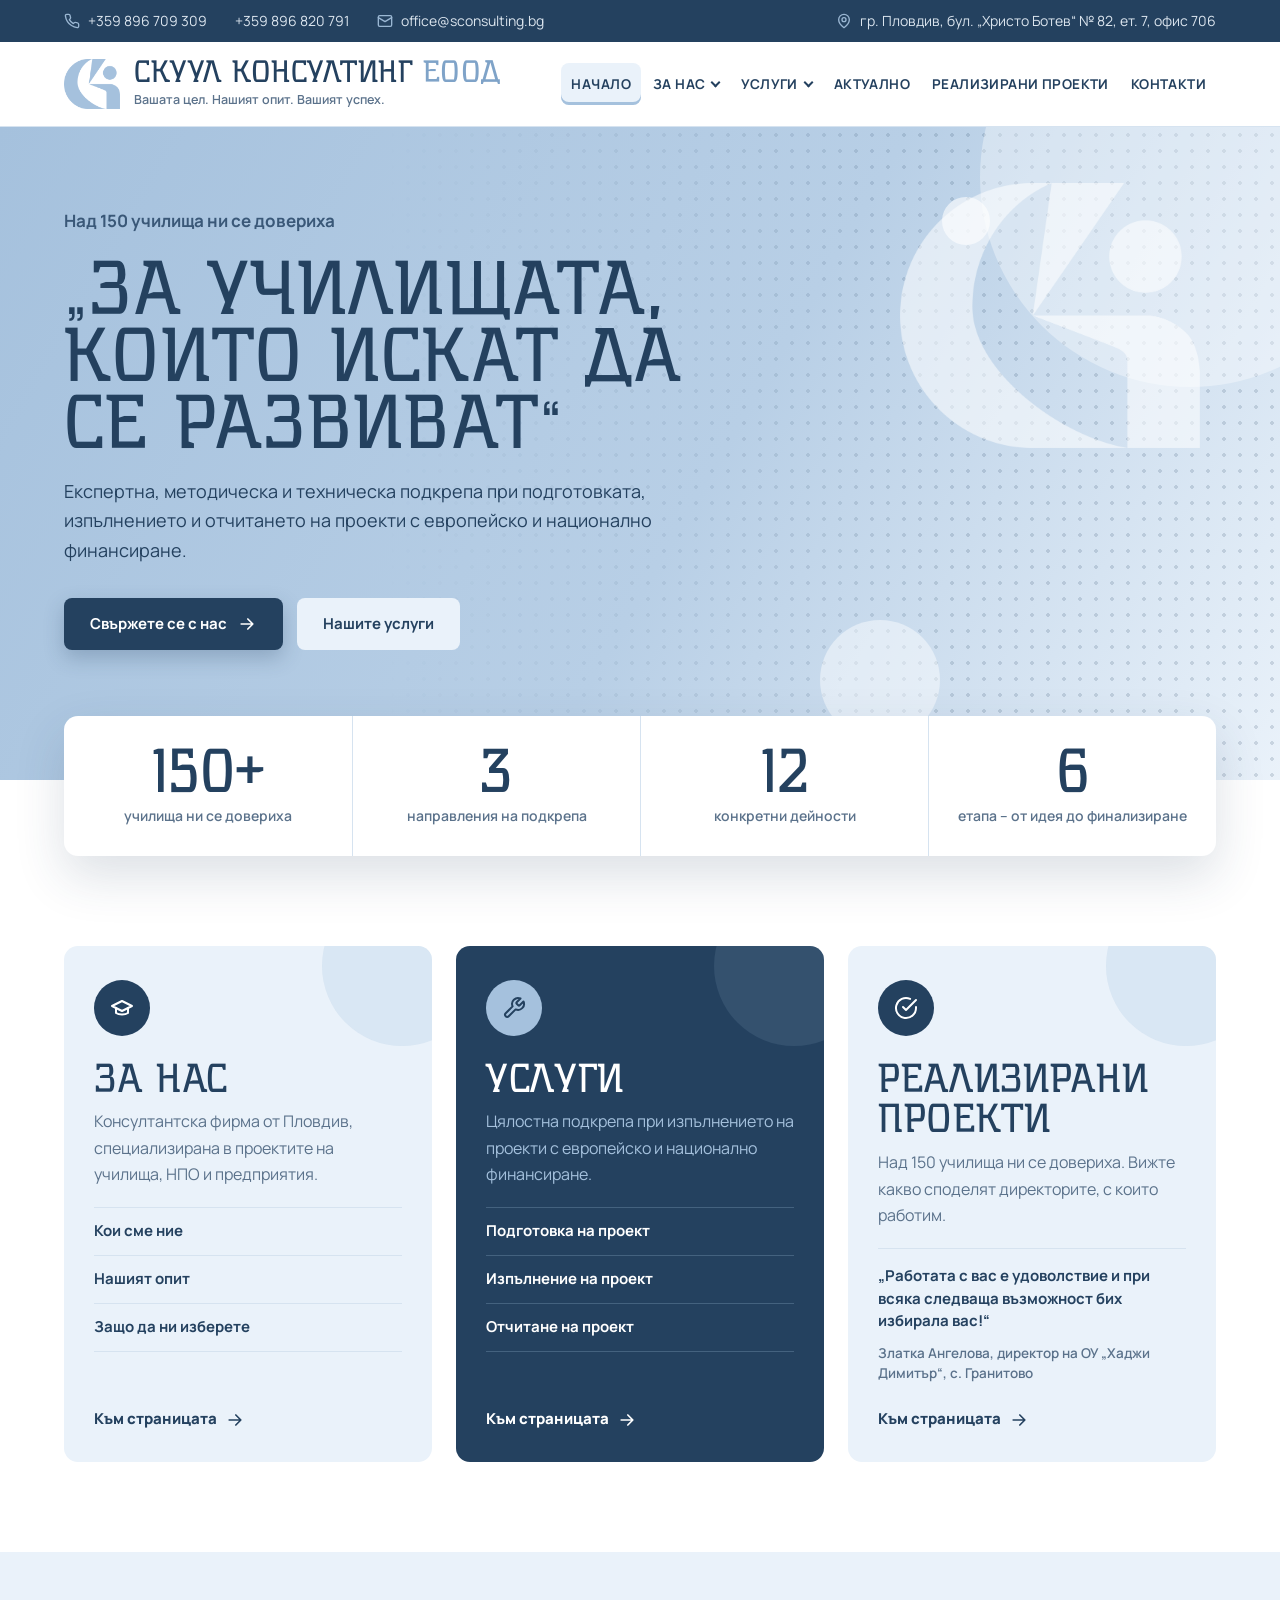
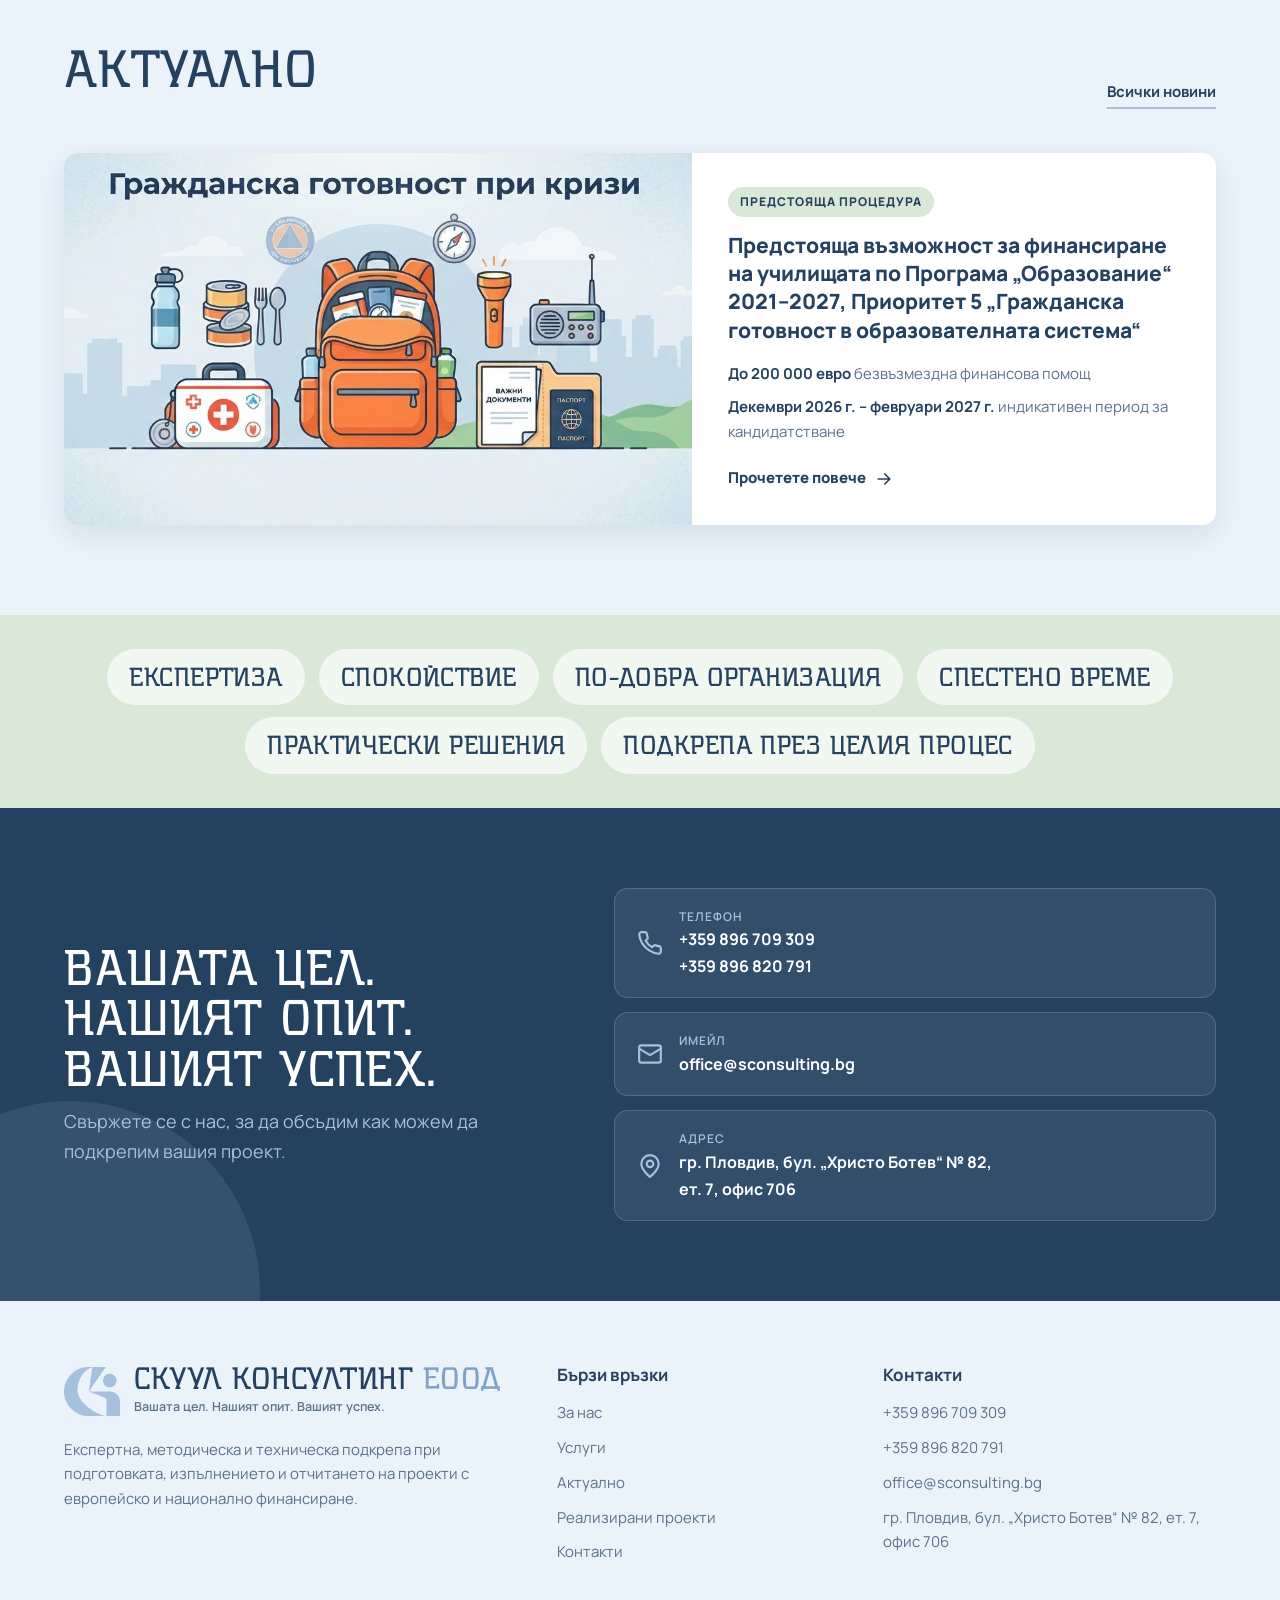
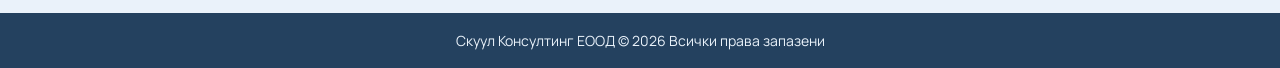
<file: index.html>
<!doctype html>
<html lang="bg">
<head>
  <meta charset="utf-8">
  <meta name="viewport" content="width=device-width, initial-scale=1">
  <meta name="robots" content="noindex, nofollow">
  <title>Скуул Консултинг ЕООД | Консултантска подкрепа за проекти на училища</title>
  <meta name="description" content="Експертна, методическа и техническа подкрепа при подготовката, изпълнението и отчитането на проекти с европейско и национално финансиране. Пловдив.">
  <link rel="icon" type="image/png" href="assets/img/favicon.png">
  <link rel="preconnect" href="https://fonts.googleapis.com">
  <link rel="preconnect" href="https://fonts.gstatic.com" crossorigin>
  <link href="https://fonts.googleapis.com/css2?family=Manrope:wght@400;500;600;700;800&display=swap" rel="stylesheet">
  <link rel="stylesheet" href="css/styles.css?v=9">
</head>
<body>

  <!-- ========== TOP BAR ========== -->
  <div class="topbar">
    <div class="container topbar__inner">
      <a href="tel:+359896709309" class="topbar__item">
        <svg class="ico" viewBox="0 0 24 24"><path d="M22 16.9v3a2 2 0 0 1-2.2 2 19.8 19.8 0 0 1-8.6-3.1 19.5 19.5 0 0 1-6-6A19.8 19.8 0 0 1 2.1 4.2 2 2 0 0 1 4.1 2h3a2 2 0 0 1 2 1.7c.1 1 .4 1.9.7 2.8a2 2 0 0 1-.5 2.1L8 9.9a16 16 0 0 0 6 6l1.3-1.3a2 2 0 0 1 2.1-.4c.9.3 1.8.6 2.8.7a2 2 0 0 1 1.7 2z"/></svg>
        +359 896 709 309
      </a>
      <a href="tel:+359896820791" class="topbar__item topbar__item--hide-sm">+359 896 820 791</a>
      <a href="mailto:office@sconsulting.bg" class="topbar__item">
        <svg class="ico" viewBox="0 0 24 24"><rect x="2" y="4" width="20" height="16" rx="2"/><path d="m22 7-10 6L2 7"/></svg>
        office@sconsulting.bg
      </a>
      <span class="topbar__item topbar__item--hide-sm topbar__item--right">
        <svg class="ico" viewBox="0 0 24 24"><path d="M20 10c0 6-8 12-8 12s-8-6-8-12a8 8 0 0 1 16 0z"/><circle cx="12" cy="10" r="3"/></svg>
        гр. Пловдив, бул. „Христо Ботев“ № 82, ет. 7, офис 706
      </span>
    </div>
  </div>

  <!-- ========== HEADER / NAV ========== -->
  <header class="header" id="top">
    <div class="container header__inner">
      <a href="index.html" class="brand" aria-label="Скуул Консултинг ЕООД – начало">
        <img src="assets/img/logo-mark-blue.png" alt="" class="brand__mark" width="56" height="49">
        <span class="brand__text">
          <span class="brand__name">СКУУЛ КОНСУЛТИНГ <span>ЕООД</span></span>
          <span class="brand__tag">Вашата цел. Нашият опит. Вашият успех.</span>
        </span>
      </a>

      <button class="nav-toggle" aria-label="Меню" aria-expanded="false" aria-controls="main-nav">
        <span></span><span></span><span></span>
      </button>

      <!-- Основно меню – еднакво на всички страници; активният линк е с class="is-active" -->
      <nav class="nav" id="main-nav" aria-label="Основно меню">
        <ul class="nav__list">
          <li><a href="index.html" class="is-active" aria-current="page">Начало</a></li>
          <li class="has-sub">
            <a href="za-nas.html">За нас</a>
            <ul class="nav__sub">
              <li><a href="za-nas.html#koi-sme-nie">Кои сме ние</a></li>
              <li><a href="za-nas.html#opit">Нашият опит</a></li>
              <li><a href="za-nas.html#zashto-nas">Защо да ни изберете</a></li>
            </ul>
          </li>
          <li class="has-sub">
            <a href="uslugi.html">Услуги</a>
            <ul class="nav__sub">
              <li><a href="uslugi.html#podgotovka">Подготовка на проект</a></li>
              <li><a href="uslugi.html#izpalnenie">Изпълнение на проект</a></li>
              <li><a href="uslugi.html#otchitane">Отчитане на проект</a></li>
              <li><a href="uslugi.html#podhod">Нашият подход</a></li>
            </ul>
          </li>
          <li><a href="aktualno.html">Актуално</a></li>
          <li><a href="realizirani-proekti.html">Реализирани проекти</a></li>
          <li><a href="kontakti.html">Контакти</a></li>
        </ul>
      </nav>
    </div>
  </header>

  <main>

    <!-- ========== HERO ========== -->
    <section class="hero">
      <div class="hero__dots" aria-hidden="true"></div>
      <span class="hero__circle hero__circle--1" aria-hidden="true"></span>
      <span class="hero__circle hero__circle--2" aria-hidden="true"></span>
      <span class="hero__circle hero__circle--3" aria-hidden="true"></span>
      <img src="assets/img/logo-mark-white.png" alt="" class="hero__mark" aria-hidden="true">
      <div class="container hero__inner">
        <div class="hero__content">
          <p class="hero__kicker">Над 150 училища ни се довериха</p>
          <h1 class="hero__title">„За училищата, които искат да се развиват“</h1>
          <p class="hero__lead">Експертна, методическа и техническа подкрепа при подготовката, изпълнението и отчитането на проекти с европейско и национално финансиране.</p>
          <div class="hero__actions">
            <a href="kontakti.html" class="btn btn--primary">Свържете се с нас
              <svg class="ico" viewBox="0 0 24 24"><path d="M5 12h14M13 6l6 6-6 6"/></svg>
            </a>
            <a href="uslugi.html" class="btn btn--light">Нашите услуги</a>
          </div>
        </div>
      </div>
    </section>

    <!-- ========== КЛЮЧОВИ ЧИСЛА ========== -->
    <section class="stats" aria-label="Накратко">
      <div class="container">
        <div class="stats__grid">
          <div class="stat"><span class="stat__num">150+</span><span class="stat__label">училища ни се довериха</span></div>
          <div class="stat"><span class="stat__num">3</span><span class="stat__label">направления на подкрепа</span></div>
          <div class="stat"><span class="stat__num">12</span><span class="stat__label">конкретни дейности</span></div>
          <div class="stat"><span class="stat__num">6</span><span class="stat__label">етапа – от идея до финализиране</span></div>
        </div>
      </div>
    </section>

    <!-- ========== ВХОДОВЕ КЪМ СТРАНИЦИТЕ ========== -->
    <section class="section gateway-section">
      <div class="container gateway">

        <article class="tile">
          <span class="tile__icon"><svg class="ico" viewBox="0 0 24 24"><path d="M22 10 12 5 2 10l10 5 10-5z"/><path d="M6 12v5c3 2 9 2 12 0v-5"/></svg></span>
          <h2 class="tile__title"><a href="za-nas.html">За нас</a></h2>
          <p>Консултантска фирма от Пловдив, специализирана в проектите на училища, НПО и предприятия.</p>
          <ul class="tile__links">
            <li><a href="za-nas.html#koi-sme-nie">Кои сме ние</a></li>
            <li><a href="za-nas.html#opit">Нашият опит</a></li>
            <li><a href="za-nas.html#zashto-nas">Защо да ни изберете</a></li>
          </ul>
          <a href="za-nas.html" class="tile__more">Към страницата <svg class="ico" viewBox="0 0 24 24"><path d="M5 12h14M13 6l6 6-6 6"/></svg></a>
        </article>

        <article class="tile tile--accent">
          <span class="tile__icon"><svg class="ico" viewBox="0 0 24 24"><path d="M14.7 6.3a1 1 0 0 0 0 1.4l1.6 1.6a1 1 0 0 0 1.4 0l3.8-3.8a6 6 0 0 1-7.9 7.9l-6.9 6.9a2.1 2.1 0 0 1-3-3l6.9-6.9a6 6 0 0 1 7.9-7.9z"/></svg></span>
          <h2 class="tile__title"><a href="uslugi.html">Услуги</a></h2>
          <p>Цялостна подкрепа при изпълнението на проекти с европейско и национално финансиране.</p>
          <ul class="tile__links">
            <li><a href="uslugi.html#podgotovka">Подготовка на проект</a></li>
            <li><a href="uslugi.html#izpalnenie">Изпълнение на проект</a></li>
            <li><a href="uslugi.html#otchitane">Отчитане на проект</a></li>
          </ul>
          <a href="uslugi.html" class="tile__more">Към страницата <svg class="ico" viewBox="0 0 24 24"><path d="M5 12h14M13 6l6 6-6 6"/></svg></a>
        </article>

        <article class="tile">
          <span class="tile__icon"><svg class="ico" viewBox="0 0 24 24"><path d="M22 11.1V12a10 10 0 1 1-5.9-9.1"/><path d="M22 4 12 14l-3-3"/></svg></span>
          <h2 class="tile__title"><a href="realizirani-proekti.html">Реализирани проекти</a></h2>
          <p>Над 150 училища ни се довериха. Вижте какво споделят директорите, с които работим.</p>
          <blockquote class="tile__quote">„Работата с вас е удоволствие и при всяка следваща възможност бих избирала вас!“<cite>Златка Ангелова, директор на ОУ „Хаджи Димитър“, с. Гранитово</cite></blockquote>
          <a href="realizirani-proekti.html" class="tile__more">Към страницата <svg class="ico" viewBox="0 0 24 24"><path d="M5 12h14M13 6l6 6-6 6"/></svg></a>
        </article>

      </div>
    </section>

    <!-- ========== АКТУАЛНО ========== -->
    <section class="section section--tint">
      <div class="container">
        <div class="section__header">
          <h2 class="section__title">Актуално</h2>
          <a href="aktualno.html" class="link-more">Всички новини</a>
        </div>
        <article class="news-card">
          <a href="novina-grazhdanska-gotovnost.html" class="news-card__media" tabindex="-1" aria-hidden="true">
            <img src="assets/img/grazhdanska-gotovnost.jpg" alt="" width="1140" height="594" loading="lazy">
          </a>
          <div class="news-card__body">
            <span class="news-card__tag">Предстояща процедура</span>
            <h3 class="news-card__title"><a href="novina-grazhdanska-gotovnost.html">Предстояща възможност за финансиране на училищата по Програма „Образование“ 2021–2027, Приоритет 5 „Гражданска готовност в образователната система“</a></h3>
            <ul class="news-card__facts">
              <li><strong>До 200 000 евро</strong> безвъзмездна финансова помощ</li>
              <li><strong>Декември 2026 г. – февруари 2027 г.</strong> индикативен период за кандидатстване</li>
            </ul>
            <a href="novina-grazhdanska-gotovnost.html" class="tile__more">Прочетете повече <svg class="ico" viewBox="0 0 24 24"><path d="M5 12h14M13 6l6 6-6 6"/></svg></a>
          </div>
        </article>
      </div>
    </section>

    <!-- ========== ПОЛЗИ ========== -->
    <section class="benefits" aria-label="Какво получавате">
      <div class="container benefits__inner">
        <span class="benefit">Експертиза</span>
        <span class="benefit">Спокойствие</span>
        <span class="benefit">По-добра организация</span>
        <span class="benefit">Спестено време</span>
        <span class="benefit">Практически решения</span>
        <span class="benefit">Подкрепа през целия процес</span>
      </div>
    </section>

    <!-- ========== КОНТАКТИ ========== -->
    <section class="contact">
      <span class="contact__circle" aria-hidden="true"></span>
      <div class="container contact__inner">
        <div class="contact__text">
          <h2>Вашата цел. Нашият опит. Вашият успех.</h2>
          <p>Свържете се с нас, за да обсъдим как можем да подкрепим вашия проект.</p>
        </div>
        <div class="contact__cards">
          <a href="tel:+359896709309" class="contact__card">
            <svg class="ico" viewBox="0 0 24 24"><path d="M22 16.9v3a2 2 0 0 1-2.2 2 19.8 19.8 0 0 1-8.6-3.1 19.5 19.5 0 0 1-6-6A19.8 19.8 0 0 1 2.1 4.2 2 2 0 0 1 4.1 2h3a2 2 0 0 1 2 1.7c.1 1 .4 1.9.7 2.8a2 2 0 0 1-.5 2.1L8 9.9a16 16 0 0 0 6 6l1.3-1.3a2 2 0 0 1 2.1-.4c.9.3 1.8.6 2.8.7a2 2 0 0 1 1.7 2z"/></svg>
            <span><small>Телефон</small>+359 896 709 309<br>+359 896 820 791</span>
          </a>
          <a href="mailto:office@sconsulting.bg" class="contact__card">
            <svg class="ico" viewBox="0 0 24 24"><rect x="2" y="4" width="20" height="16" rx="2"/><path d="m22 7-10 6L2 7"/></svg>
            <span><small>Имейл</small>office@sconsulting.bg</span>
          </a>
          <div class="contact__card">
            <svg class="ico" viewBox="0 0 24 24"><path d="M20 10c0 6-8 12-8 12s-8-6-8-12a8 8 0 0 1 16 0z"/><circle cx="12" cy="10" r="3"/></svg>
            <span><small>Адрес</small>гр. Пловдив, бул. „Христо Ботев“ № 82,<br>ет. 7, офис 706</span>
          </div>
        </div>
      </div>
    </section>

  </main>

  <!-- ========== FOOTER ========== -->
  <footer class="footer">
    <div class="container footer__inner">
      <div class="footer__brand">
        <a href="index.html" class="brand">
          <img src="assets/img/logo-mark-blue.png" alt="" class="brand__mark" width="56" height="49">
          <span class="brand__text">
            <span class="brand__name">СКУУЛ КОНСУЛТИНГ <span>ЕООД</span></span>
            <span class="brand__tag">Вашата цел. Нашият опит. Вашият успех.</span>
          </span>
        </a>
        <p>Експертна, методическа и техническа подкрепа при подготовката, изпълнението и отчитането на проекти с европейско и национално финансиране.</p>
      </div>
      <div class="footer__col">
        <h3>Бързи връзки</h3>
        <ul>
          <li><a href="za-nas.html">За нас</a></li>
          <li><a href="uslugi.html">Услуги</a></li>
          <li><a href="aktualno.html">Актуално</a></li>
          <li><a href="realizirani-proekti.html">Реализирани проекти</a></li>
          <li><a href="kontakti.html">Контакти</a></li>
        </ul>
      </div>
      <div class="footer__col">
        <h3>Контакти</h3>
        <ul>
          <li><a href="tel:+359896709309">+359 896 709 309</a></li>
          <li><a href="tel:+359896820791">+359 896 820 791</a></li>
          <li><a href="mailto:office@sconsulting.bg">office@sconsulting.bg</a></li>
          <li>гр. Пловдив, бул. „Христо Ботев“ № 82, ет. 7, офис 706</li>
        </ul>
      </div>
    </div>
    <div class="footer__bottom">
      <div class="container">Скуул Консултинг ЕООД © <span id="year">2026</span> Всички права запазени</div>
    </div>
  </footer>

  <a href="#top" class="to-top" aria-label="Към началото">
    <svg class="ico" viewBox="0 0 24 24"><path d="M12 19V5M6 11l6-6 6 6"/></svg>
  </a>

  <script src="js/main.js?v=2"></script>
</body>
</html>
</file>
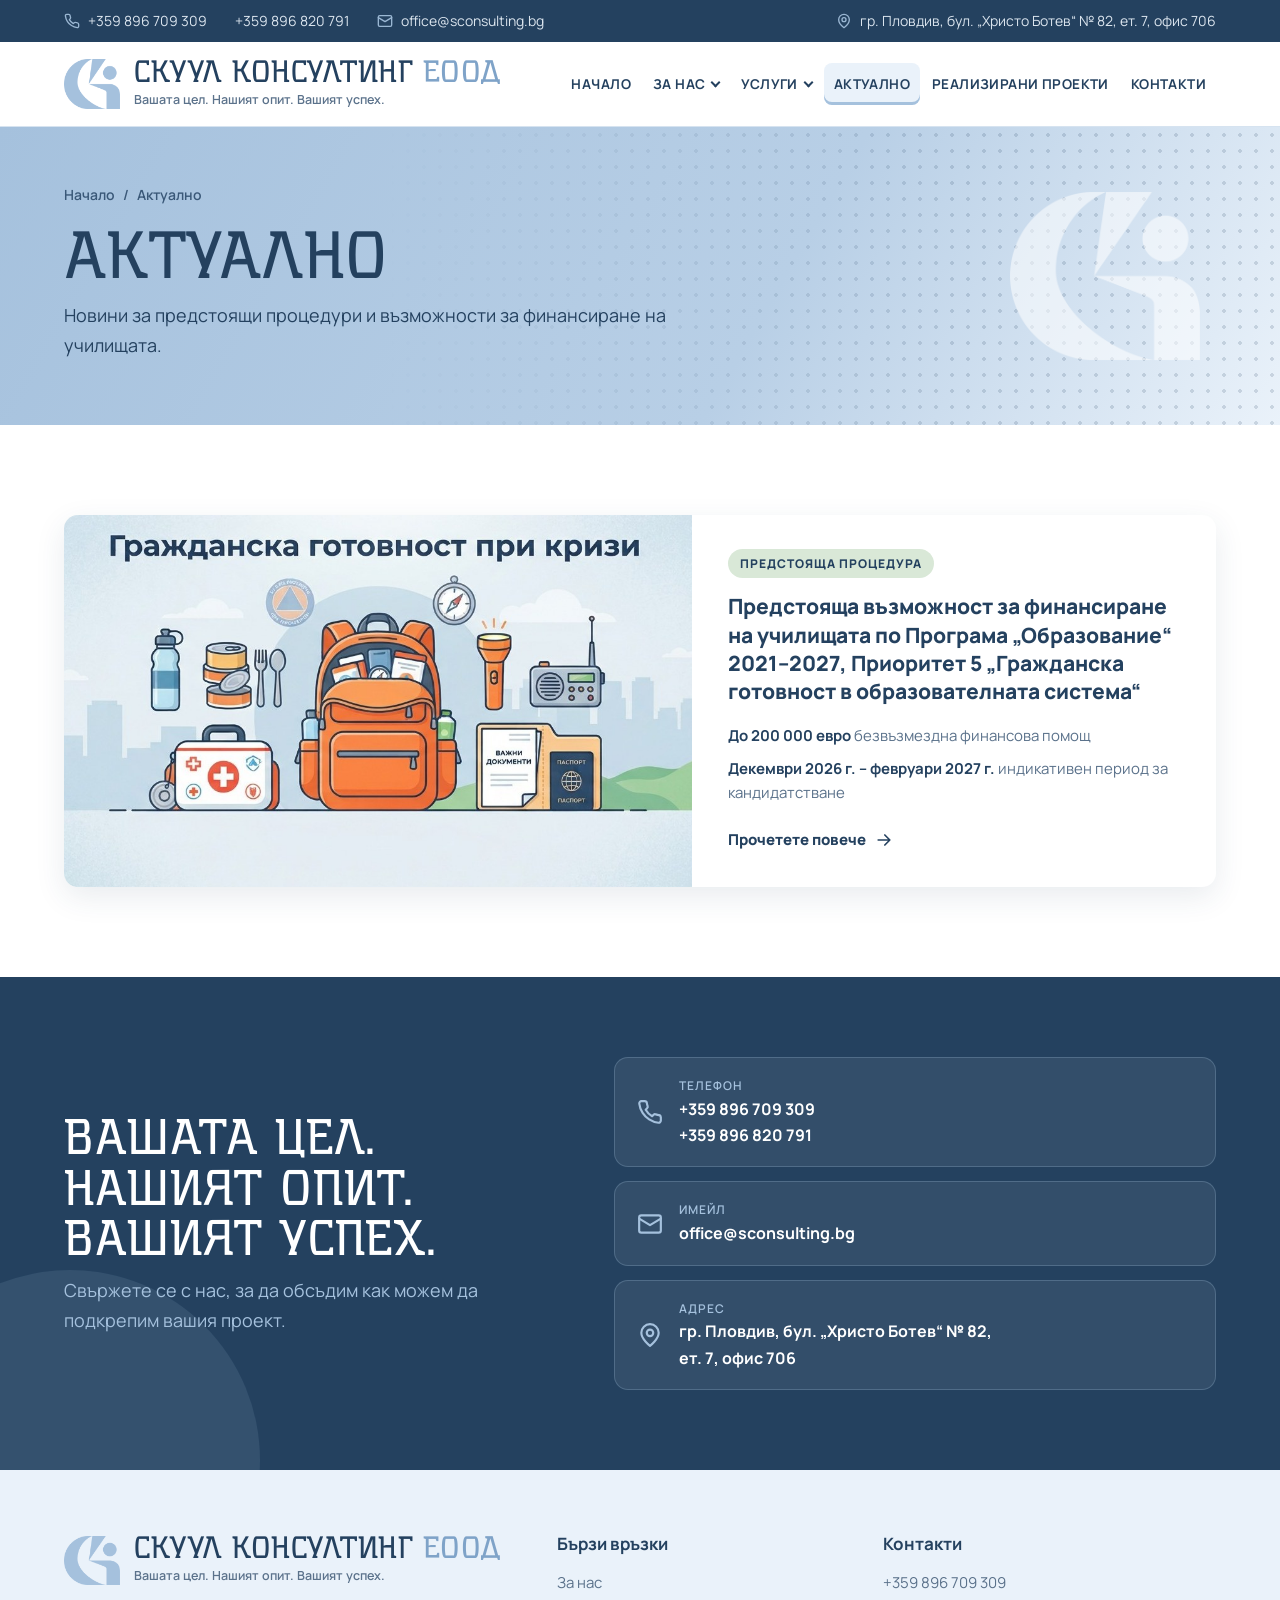
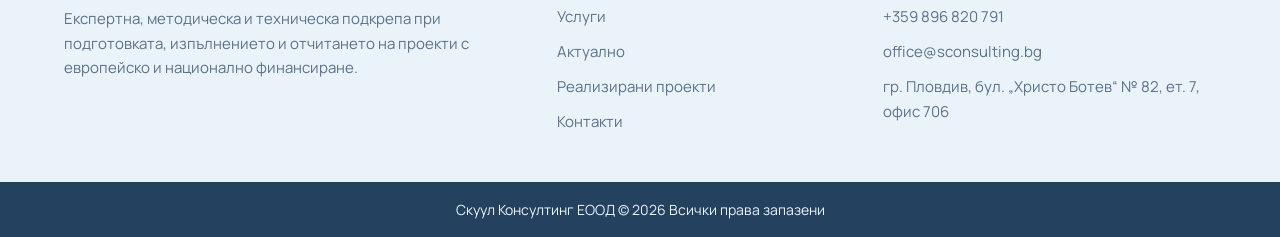
<file: aktualno.html>
<!doctype html>
<html lang="bg">
<head>
  <meta charset="utf-8">
  <meta name="viewport" content="width=device-width, initial-scale=1">
  <meta name="robots" content="noindex, nofollow">
  <title>Актуално | Скуул Консултинг ЕООД</title>
  <meta name="description" content="Новини за отворени и предстоящи процедури, срокове и възможности за финансиране на училищата.">
  <link rel="icon" type="image/png" href="assets/img/favicon.png">
  <link rel="preconnect" href="https://fonts.googleapis.com">
  <link rel="preconnect" href="https://fonts.gstatic.com" crossorigin>
  <link href="https://fonts.googleapis.com/css2?family=Manrope:wght@400;500;600;700;800&display=swap" rel="stylesheet">
  <link rel="stylesheet" href="css/styles.css?v=9">
</head>
<body>

  <!-- ========== TOP BAR ========== -->
  <div class="topbar">
    <div class="container topbar__inner">
      <a href="tel:+359896709309" class="topbar__item">
        <svg class="ico" viewBox="0 0 24 24"><path d="M22 16.9v3a2 2 0 0 1-2.2 2 19.8 19.8 0 0 1-8.6-3.1 19.5 19.5 0 0 1-6-6A19.8 19.8 0 0 1 2.1 4.2 2 2 0 0 1 4.1 2h3a2 2 0 0 1 2 1.7c.1 1 .4 1.9.7 2.8a2 2 0 0 1-.5 2.1L8 9.9a16 16 0 0 0 6 6l1.3-1.3a2 2 0 0 1 2.1-.4c.9.3 1.8.6 2.8.7a2 2 0 0 1 1.7 2z"/></svg>
        +359 896 709 309
      </a>
      <a href="tel:+359896820791" class="topbar__item topbar__item--hide-sm">+359 896 820 791</a>
      <a href="mailto:office@sconsulting.bg" class="topbar__item">
        <svg class="ico" viewBox="0 0 24 24"><rect x="2" y="4" width="20" height="16" rx="2"/><path d="m22 7-10 6L2 7"/></svg>
        office@sconsulting.bg
      </a>
      <span class="topbar__item topbar__item--hide-sm topbar__item--right">
        <svg class="ico" viewBox="0 0 24 24"><path d="M20 10c0 6-8 12-8 12s-8-6-8-12a8 8 0 0 1 16 0z"/><circle cx="12" cy="10" r="3"/></svg>
        гр. Пловдив, бул. „Христо Ботев“ № 82, ет. 7, офис 706
      </span>
    </div>
  </div>

  <!-- ========== HEADER / NAV ========== -->
  <header class="header" id="top">
    <div class="container header__inner">
      <a href="index.html" class="brand" aria-label="Скуул Консултинг ЕООД – начало">
        <img src="assets/img/logo-mark-blue.png" alt="" class="brand__mark" width="56" height="49">
        <span class="brand__text">
          <span class="brand__name">СКУУЛ КОНСУЛТИНГ <span>ЕООД</span></span>
          <span class="brand__tag">Вашата цел. Нашият опит. Вашият успех.</span>
        </span>
      </a>

      <button class="nav-toggle" aria-label="Меню" aria-expanded="false" aria-controls="main-nav">
        <span></span><span></span><span></span>
      </button>

      <!-- Основно меню – еднакво на всички страници; активният линк е с class="is-active" -->
      <nav class="nav" id="main-nav" aria-label="Основно меню">
        <ul class="nav__list">
          <li><a href="index.html">Начало</a></li>
          <li class="has-sub">
            <a href="za-nas.html">За нас</a>
            <ul class="nav__sub">
              <li><a href="za-nas.html#koi-sme-nie">Кои сме ние</a></li>
              <li><a href="za-nas.html#opit">Нашият опит</a></li>
              <li><a href="za-nas.html#zashto-nas">Защо да ни изберете</a></li>
            </ul>
          </li>
          <li class="has-sub">
            <a href="uslugi.html">Услуги</a>
            <ul class="nav__sub">
              <li><a href="uslugi.html#podgotovka">Подготовка на проект</a></li>
              <li><a href="uslugi.html#izpalnenie">Изпълнение на проект</a></li>
              <li><a href="uslugi.html#otchitane">Отчитане на проект</a></li>
              <li><a href="uslugi.html#podhod">Нашият подход</a></li>
            </ul>
          </li>
          <li><a href="aktualno.html" class="is-active" aria-current="page">Актуално</a></li>
          <li><a href="realizirani-proekti.html">Реализирани проекти</a></li>
          <li><a href="kontakti.html">Контакти</a></li>
        </ul>
      </nav>
    </div>
  </header>

  <main>

    <!-- ========== ЗАГЛАВИЕ НА СТРАНИЦАТА ========== -->
    <section class="page-hero">
      <div class="hero__dots" aria-hidden="true"></div>
      <img src="assets/img/logo-mark-white.png" alt="" class="hero__mark" aria-hidden="true">
      <div class="container">
        <nav class="breadcrumb" aria-label="Навигационна пътека"><a href="index.html">Начало</a><span>/</span><span>Актуално</span></nav>
        <h1 class="page-hero__title">Актуално</h1>
        <p class="page-hero__lead">Новини за предстоящи процедури и възможности за финансиране на училищата.</p>
      </div>
    </section>

    <section class="section">
      <div class="container news-list">
        <!-- Новите публикации се добавят най-отгоре -->
        <article class="news-card">
          <a href="novina-grazhdanska-gotovnost.html" class="news-card__media" tabindex="-1" aria-hidden="true">
            <img src="assets/img/grazhdanska-gotovnost.jpg" alt="" width="1140" height="594" loading="lazy">
          </a>
          <div class="news-card__body">
            <span class="news-card__tag">Предстояща процедура</span>
            <h2 class="news-card__title"><a href="novina-grazhdanska-gotovnost.html">Предстояща възможност за финансиране на училищата по Програма „Образование“ 2021–2027, Приоритет 5 „Гражданска готовност в образователната система“</a></h2>
            <ul class="news-card__facts">
              <li><strong>До 200 000 евро</strong> безвъзмездна финансова помощ</li>
              <li><strong>Декември 2026 г. – февруари 2027 г.</strong> индикативен период за кандидатстване</li>
            </ul>
            <a href="novina-grazhdanska-gotovnost.html" class="tile__more">Прочетете повече <svg class="ico" viewBox="0 0 24 24"><path d="M5 12h14M13 6l6 6-6 6"/></svg></a>
          </div>
        </article>
      </div>
    </section>

    <!-- ========== КОНТАКТИ ========== -->
    <section class="contact">
      <span class="contact__circle" aria-hidden="true"></span>
      <div class="container contact__inner">
        <div class="contact__text">
          <h2>Вашата цел. Нашият опит. Вашият успех.</h2>
          <p>Свържете се с нас, за да обсъдим как можем да подкрепим вашия проект.</p>
        </div>
        <div class="contact__cards">
          <a href="tel:+359896709309" class="contact__card">
            <svg class="ico" viewBox="0 0 24 24"><path d="M22 16.9v3a2 2 0 0 1-2.2 2 19.8 19.8 0 0 1-8.6-3.1 19.5 19.5 0 0 1-6-6A19.8 19.8 0 0 1 2.1 4.2 2 2 0 0 1 4.1 2h3a2 2 0 0 1 2 1.7c.1 1 .4 1.9.7 2.8a2 2 0 0 1-.5 2.1L8 9.9a16 16 0 0 0 6 6l1.3-1.3a2 2 0 0 1 2.1-.4c.9.3 1.8.6 2.8.7a2 2 0 0 1 1.7 2z"/></svg>
            <span><small>Телефон</small>+359 896 709 309<br>+359 896 820 791</span>
          </a>
          <a href="mailto:office@sconsulting.bg" class="contact__card">
            <svg class="ico" viewBox="0 0 24 24"><rect x="2" y="4" width="20" height="16" rx="2"/><path d="m22 7-10 6L2 7"/></svg>
            <span><small>Имейл</small>office@sconsulting.bg</span>
          </a>
          <div class="contact__card">
            <svg class="ico" viewBox="0 0 24 24"><path d="M20 10c0 6-8 12-8 12s-8-6-8-12a8 8 0 0 1 16 0z"/><circle cx="12" cy="10" r="3"/></svg>
            <span><small>Адрес</small>гр. Пловдив, бул. „Христо Ботев“ № 82,<br>ет. 7, офис 706</span>
          </div>
        </div>
      </div>
    </section>

  </main>

  <!-- ========== FOOTER ========== -->
  <footer class="footer">
    <div class="container footer__inner">
      <div class="footer__brand">
        <a href="index.html" class="brand">
          <img src="assets/img/logo-mark-blue.png" alt="" class="brand__mark" width="56" height="49">
          <span class="brand__text">
            <span class="brand__name">СКУУЛ КОНСУЛТИНГ <span>ЕООД</span></span>
            <span class="brand__tag">Вашата цел. Нашият опит. Вашият успех.</span>
          </span>
        </a>
        <p>Експертна, методическа и техническа подкрепа при подготовката, изпълнението и отчитането на проекти с европейско и национално финансиране.</p>
      </div>
      <div class="footer__col">
        <h3>Бързи връзки</h3>
        <ul>
          <li><a href="za-nas.html">За нас</a></li>
          <li><a href="uslugi.html">Услуги</a></li>
          <li><a href="aktualno.html">Актуално</a></li>
          <li><a href="realizirani-proekti.html">Реализирани проекти</a></li>
          <li><a href="kontakti.html">Контакти</a></li>
        </ul>
      </div>
      <div class="footer__col">
        <h3>Контакти</h3>
        <ul>
          <li><a href="tel:+359896709309">+359 896 709 309</a></li>
          <li><a href="tel:+359896820791">+359 896 820 791</a></li>
          <li><a href="mailto:office@sconsulting.bg">office@sconsulting.bg</a></li>
          <li>гр. Пловдив, бул. „Христо Ботев“ № 82, ет. 7, офис 706</li>
        </ul>
      </div>
    </div>
    <div class="footer__bottom">
      <div class="container">Скуул Консултинг ЕООД © <span id="year">2026</span> Всички права запазени</div>
    </div>
  </footer>

  <a href="#top" class="to-top" aria-label="Към началото">
    <svg class="ico" viewBox="0 0 24 24"><path d="M12 19V5M6 11l6-6 6 6"/></svg>
  </a>

  <script src="js/main.js?v=2"></script>
</body>
</html>
</file>
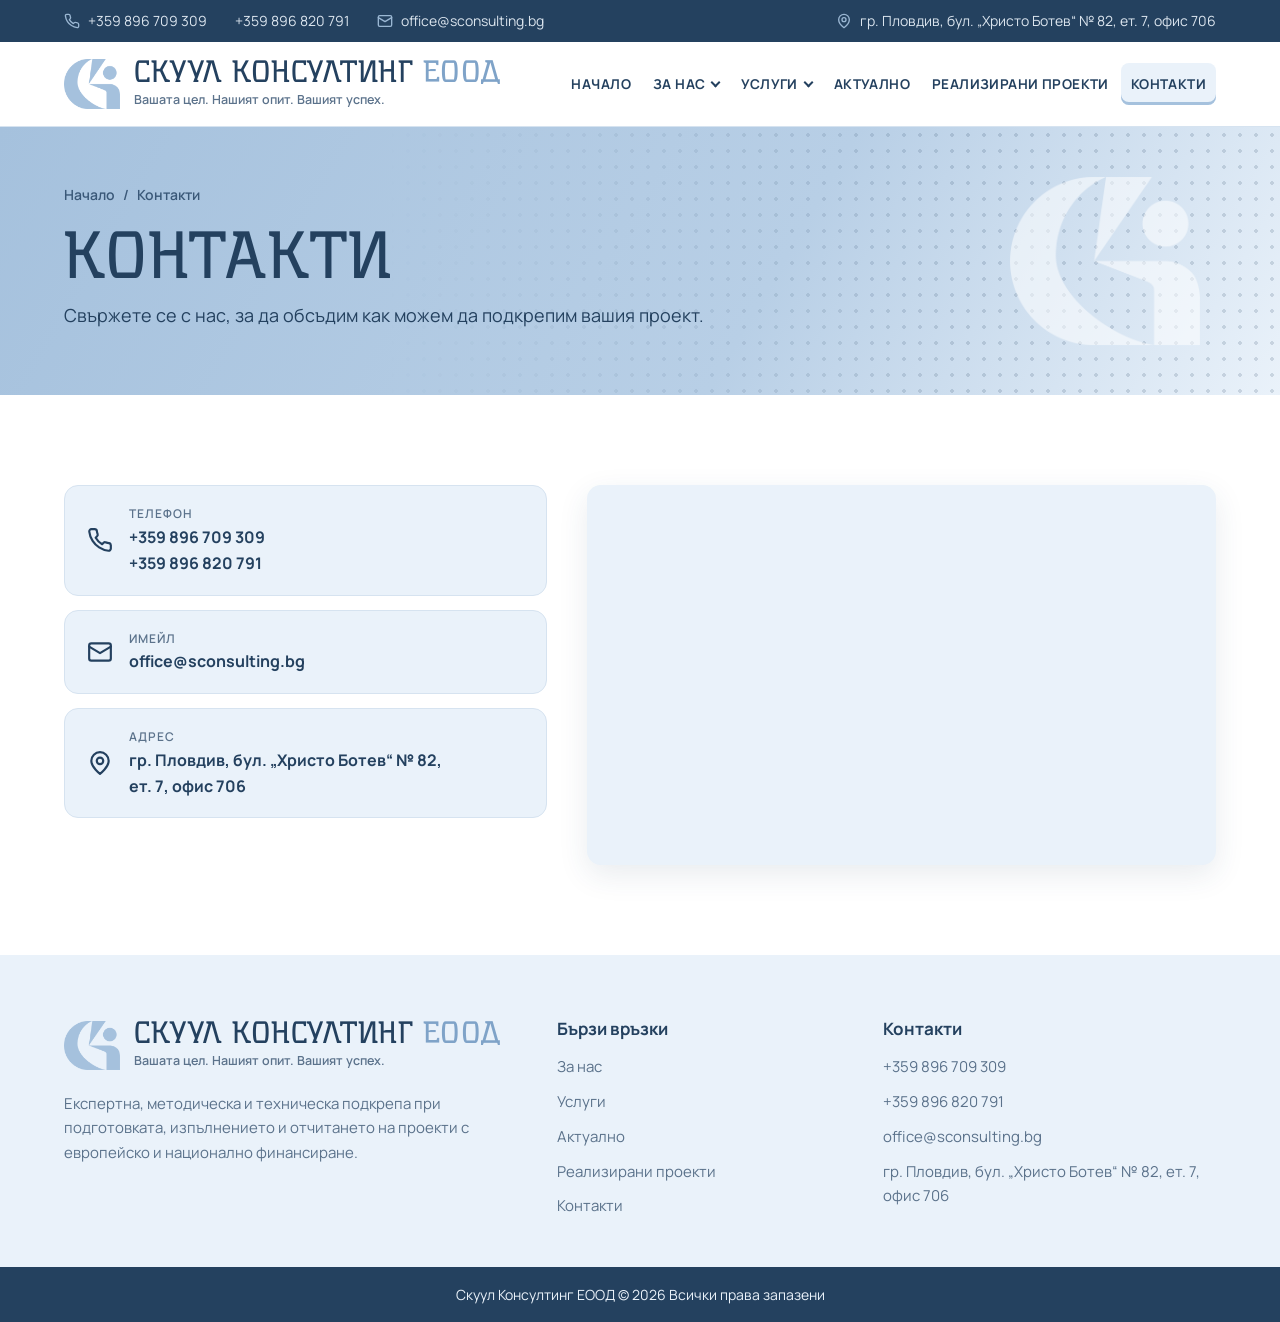
<file: kontakti.html>
<!doctype html>
<html lang="bg">
<head>
  <meta charset="utf-8">
  <meta name="viewport" content="width=device-width, initial-scale=1">
  <meta name="robots" content="noindex, nofollow">
  <title>Контакти | Скуул Консултинг ЕООД</title>
  <meta name="description" content="Свържете се със Скуул Консултинг ЕООД – гр. Пловдив, бул. „Христо Ботев“ № 82, ет. 7, офис 706.">
  <link rel="icon" type="image/png" href="assets/img/favicon.png">
  <link rel="preconnect" href="https://fonts.googleapis.com">
  <link rel="preconnect" href="https://fonts.gstatic.com" crossorigin>
  <link href="https://fonts.googleapis.com/css2?family=Manrope:wght@400;500;600;700;800&display=swap" rel="stylesheet">
  <link rel="stylesheet" href="css/styles.css?v=9">
</head>
<body>

  <!-- ========== TOP BAR ========== -->
  <div class="topbar">
    <div class="container topbar__inner">
      <a href="tel:+359896709309" class="topbar__item">
        <svg class="ico" viewBox="0 0 24 24"><path d="M22 16.9v3a2 2 0 0 1-2.2 2 19.8 19.8 0 0 1-8.6-3.1 19.5 19.5 0 0 1-6-6A19.8 19.8 0 0 1 2.1 4.2 2 2 0 0 1 4.1 2h3a2 2 0 0 1 2 1.7c.1 1 .4 1.9.7 2.8a2 2 0 0 1-.5 2.1L8 9.9a16 16 0 0 0 6 6l1.3-1.3a2 2 0 0 1 2.1-.4c.9.3 1.8.6 2.8.7a2 2 0 0 1 1.7 2z"/></svg>
        +359 896 709 309
      </a>
      <a href="tel:+359896820791" class="topbar__item topbar__item--hide-sm">+359 896 820 791</a>
      <a href="mailto:office@sconsulting.bg" class="topbar__item">
        <svg class="ico" viewBox="0 0 24 24"><rect x="2" y="4" width="20" height="16" rx="2"/><path d="m22 7-10 6L2 7"/></svg>
        office@sconsulting.bg
      </a>
      <span class="topbar__item topbar__item--hide-sm topbar__item--right">
        <svg class="ico" viewBox="0 0 24 24"><path d="M20 10c0 6-8 12-8 12s-8-6-8-12a8 8 0 0 1 16 0z"/><circle cx="12" cy="10" r="3"/></svg>
        гр. Пловдив, бул. „Христо Ботев“ № 82, ет. 7, офис 706
      </span>
    </div>
  </div>

  <!-- ========== HEADER / NAV ========== -->
  <header class="header" id="top">
    <div class="container header__inner">
      <a href="index.html" class="brand" aria-label="Скуул Консултинг ЕООД – начало">
        <img src="assets/img/logo-mark-blue.png" alt="" class="brand__mark" width="56" height="49">
        <span class="brand__text">
          <span class="brand__name">СКУУЛ КОНСУЛТИНГ <span>ЕООД</span></span>
          <span class="brand__tag">Вашата цел. Нашият опит. Вашият успех.</span>
        </span>
      </a>

      <button class="nav-toggle" aria-label="Меню" aria-expanded="false" aria-controls="main-nav">
        <span></span><span></span><span></span>
      </button>

      <!-- Основно меню – еднакво на всички страници; активният линк е с class="is-active" -->
      <nav class="nav" id="main-nav" aria-label="Основно меню">
        <ul class="nav__list">
          <li><a href="index.html">Начало</a></li>
          <li class="has-sub">
            <a href="za-nas.html">За нас</a>
            <ul class="nav__sub">
              <li><a href="za-nas.html#koi-sme-nie">Кои сме ние</a></li>
              <li><a href="za-nas.html#opit">Нашият опит</a></li>
              <li><a href="za-nas.html#zashto-nas">Защо да ни изберете</a></li>
            </ul>
          </li>
          <li class="has-sub">
            <a href="uslugi.html">Услуги</a>
            <ul class="nav__sub">
              <li><a href="uslugi.html#podgotovka">Подготовка на проект</a></li>
              <li><a href="uslugi.html#izpalnenie">Изпълнение на проект</a></li>
              <li><a href="uslugi.html#otchitane">Отчитане на проект</a></li>
              <li><a href="uslugi.html#podhod">Нашият подход</a></li>
            </ul>
          </li>
          <li><a href="aktualno.html">Актуално</a></li>
          <li><a href="realizirani-proekti.html">Реализирани проекти</a></li>
          <li><a href="kontakti.html" class="is-active" aria-current="page">Контакти</a></li>
        </ul>
      </nav>
    </div>
  </header>

  <main>

    <!-- ========== ЗАГЛАВИЕ НА СТРАНИЦАТА ========== -->
    <section class="page-hero">
      <div class="hero__dots" aria-hidden="true"></div>
      <img src="assets/img/logo-mark-white.png" alt="" class="hero__mark" aria-hidden="true">
      <div class="container">
        <nav class="breadcrumb" aria-label="Навигационна пътека"><a href="index.html">Начало</a><span>/</span><span>Контакти</span></nav>
        <h1 class="page-hero__title">Контакти</h1>
        <p class="page-hero__lead">Свържете се с нас, за да обсъдим как можем да подкрепим вашия проект.</p>
      </div>
    </section>

    <section class="section">
      <div class="container contact-page">
        <div class="contact__cards">
          <a href="tel:+359896709309" class="contact__card">
            <svg class="ico" viewBox="0 0 24 24"><path d="M22 16.9v3a2 2 0 0 1-2.2 2 19.8 19.8 0 0 1-8.6-3.1 19.5 19.5 0 0 1-6-6A19.8 19.8 0 0 1 2.1 4.2 2 2 0 0 1 4.1 2h3a2 2 0 0 1 2 1.7c.1 1 .4 1.9.7 2.8a2 2 0 0 1-.5 2.1L8 9.9a16 16 0 0 0 6 6l1.3-1.3a2 2 0 0 1 2.1-.4c.9.3 1.8.6 2.8.7a2 2 0 0 1 1.7 2z"/></svg>
            <span><small>Телефон</small>+359 896 709 309<br>+359 896 820 791</span>
          </a>
          <a href="mailto:office@sconsulting.bg" class="contact__card">
            <svg class="ico" viewBox="0 0 24 24"><rect x="2" y="4" width="20" height="16" rx="2"/><path d="m22 7-10 6L2 7"/></svg>
            <span><small>Имейл</small>office@sconsulting.bg</span>
          </a>
          <div class="contact__card">
            <svg class="ico" viewBox="0 0 24 24"><path d="M20 10c0 6-8 12-8 12s-8-6-8-12a8 8 0 0 1 16 0z"/><circle cx="12" cy="10" r="3"/></svg>
            <span><small>Адрес</small>гр. Пловдив, бул. „Христо Ботев“ № 82,<br>ет. 7, офис 706</span>
          </div>
        </div>
        <div class="map">
          <iframe title="Карта – бул. „Христо Ботев“ № 82, Пловдив" loading="lazy" referrerpolicy="no-referrer-when-downgrade"
            src="https://maps.google.com/maps?q=%D0%B1%D1%83%D0%BB.+%D0%A5%D1%80%D0%B8%D1%81%D1%82%D0%BE+%D0%91%D0%BE%D1%82%D0%B5%D0%B2+82,+%D0%9F%D0%BB%D0%BE%D0%B2%D0%B4%D0%B8%D0%B2&amp;z=16&amp;output=embed"></iframe>
        </div>
      </div>
    </section>

  </main>

  <!-- ========== FOOTER ========== -->
  <footer class="footer">
    <div class="container footer__inner">
      <div class="footer__brand">
        <a href="index.html" class="brand">
          <img src="assets/img/logo-mark-blue.png" alt="" class="brand__mark" width="56" height="49">
          <span class="brand__text">
            <span class="brand__name">СКУУЛ КОНСУЛТИНГ <span>ЕООД</span></span>
            <span class="brand__tag">Вашата цел. Нашият опит. Вашият успех.</span>
          </span>
        </a>
        <p>Експертна, методическа и техническа подкрепа при подготовката, изпълнението и отчитането на проекти с европейско и национално финансиране.</p>
      </div>
      <div class="footer__col">
        <h3>Бързи връзки</h3>
        <ul>
          <li><a href="za-nas.html">За нас</a></li>
          <li><a href="uslugi.html">Услуги</a></li>
          <li><a href="aktualno.html">Актуално</a></li>
          <li><a href="realizirani-proekti.html">Реализирани проекти</a></li>
          <li><a href="kontakti.html">Контакти</a></li>
        </ul>
      </div>
      <div class="footer__col">
        <h3>Контакти</h3>
        <ul>
          <li><a href="tel:+359896709309">+359 896 709 309</a></li>
          <li><a href="tel:+359896820791">+359 896 820 791</a></li>
          <li><a href="mailto:office@sconsulting.bg">office@sconsulting.bg</a></li>
          <li>гр. Пловдив, бул. „Христо Ботев“ № 82, ет. 7, офис 706</li>
        </ul>
      </div>
    </div>
    <div class="footer__bottom">
      <div class="container">Скуул Консултинг ЕООД © <span id="year">2026</span> Всички права запазени</div>
    </div>
  </footer>

  <a href="#top" class="to-top" aria-label="Към началото">
    <svg class="ico" viewBox="0 0 24 24"><path d="M12 19V5M6 11l6-6 6 6"/></svg>
  </a>

  <script src="js/main.js?v=2"></script>
</body>
</html>
</file>
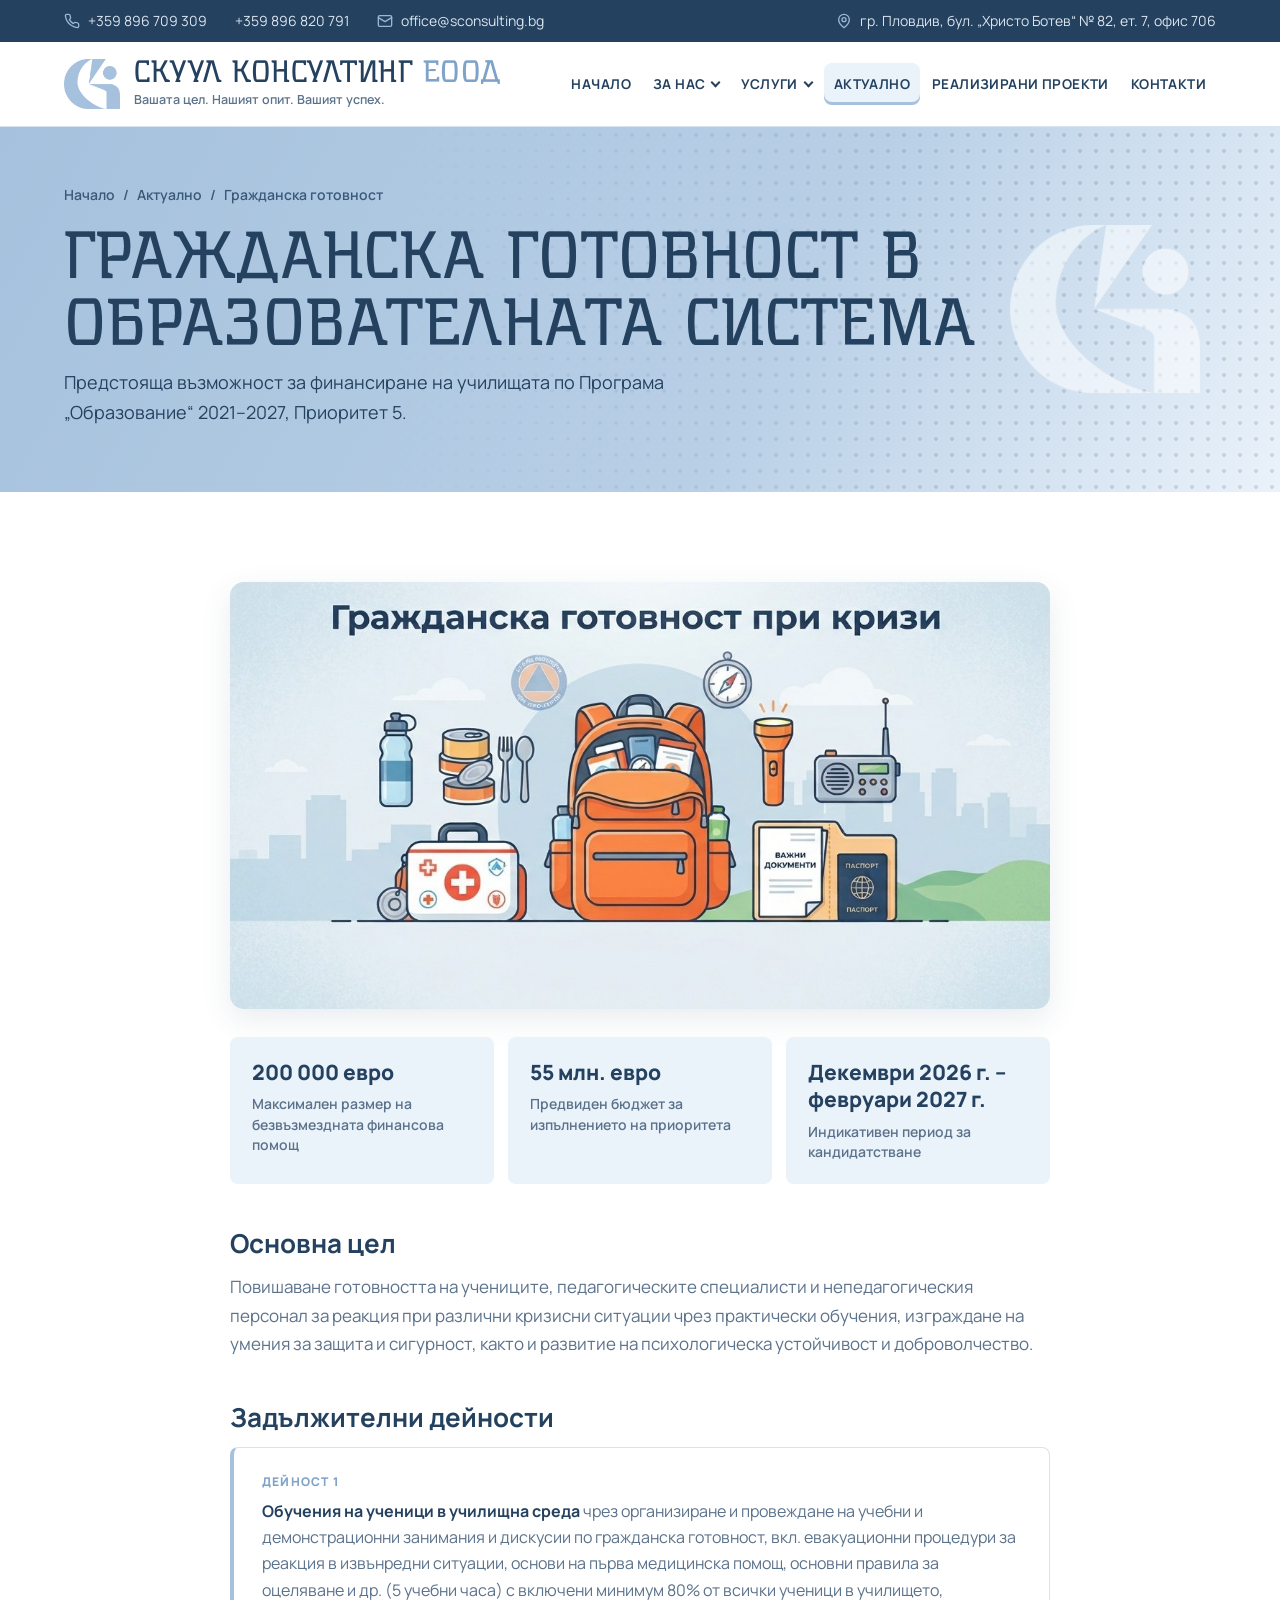
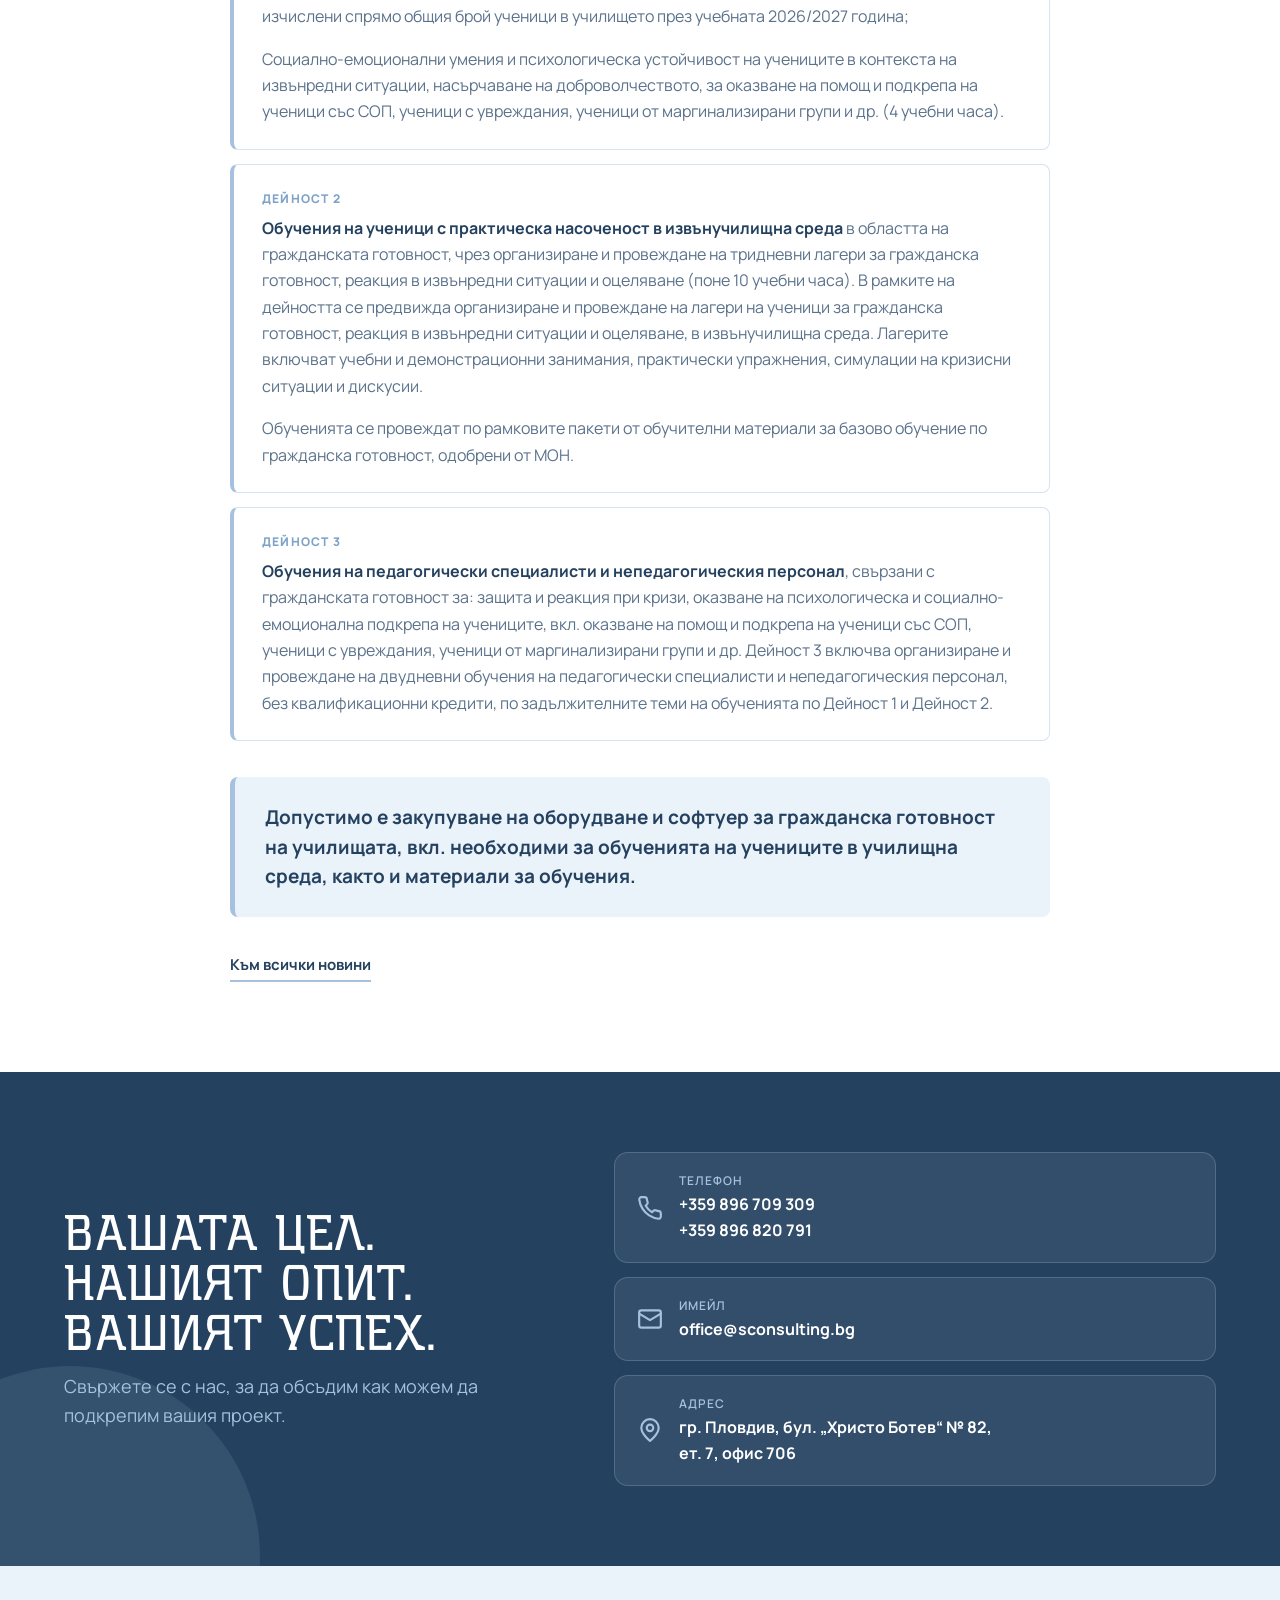
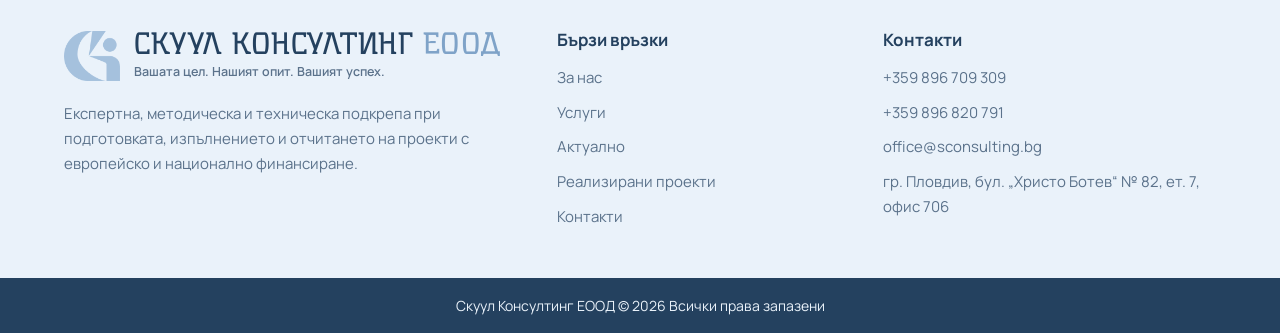
<file: novina-grazhdanska-gotovnost.html>
<!doctype html>
<html lang="bg">
<head>
  <meta charset="utf-8">
  <meta name="viewport" content="width=device-width, initial-scale=1">
  <meta name="robots" content="noindex, nofollow">
  <title>Гражданска готовност в образователната система | Скуул Консултинг ЕООД</title>
  <meta name="description" content="Предстояща възможност за финансиране на училищата по Програма „Образование“ 2021–2027, Приоритет 5 – до 200 000 евро.">
  <link rel="icon" type="image/png" href="assets/img/favicon.png">
  <link rel="preconnect" href="https://fonts.googleapis.com">
  <link rel="preconnect" href="https://fonts.gstatic.com" crossorigin>
  <link href="https://fonts.googleapis.com/css2?family=Manrope:wght@400;500;600;700;800&display=swap" rel="stylesheet">
  <link rel="stylesheet" href="css/styles.css?v=9">
</head>
<body>

  <!-- ========== TOP BAR ========== -->
  <div class="topbar">
    <div class="container topbar__inner">
      <a href="tel:+359896709309" class="topbar__item">
        <svg class="ico" viewBox="0 0 24 24"><path d="M22 16.9v3a2 2 0 0 1-2.2 2 19.8 19.8 0 0 1-8.6-3.1 19.5 19.5 0 0 1-6-6A19.8 19.8 0 0 1 2.1 4.2 2 2 0 0 1 4.1 2h3a2 2 0 0 1 2 1.7c.1 1 .4 1.9.7 2.8a2 2 0 0 1-.5 2.1L8 9.9a16 16 0 0 0 6 6l1.3-1.3a2 2 0 0 1 2.1-.4c.9.3 1.8.6 2.8.7a2 2 0 0 1 1.7 2z"/></svg>
        +359 896 709 309
      </a>
      <a href="tel:+359896820791" class="topbar__item topbar__item--hide-sm">+359 896 820 791</a>
      <a href="mailto:office@sconsulting.bg" class="topbar__item">
        <svg class="ico" viewBox="0 0 24 24"><rect x="2" y="4" width="20" height="16" rx="2"/><path d="m22 7-10 6L2 7"/></svg>
        office@sconsulting.bg
      </a>
      <span class="topbar__item topbar__item--hide-sm topbar__item--right">
        <svg class="ico" viewBox="0 0 24 24"><path d="M20 10c0 6-8 12-8 12s-8-6-8-12a8 8 0 0 1 16 0z"/><circle cx="12" cy="10" r="3"/></svg>
        гр. Пловдив, бул. „Христо Ботев“ № 82, ет. 7, офис 706
      </span>
    </div>
  </div>

  <!-- ========== HEADER / NAV ========== -->
  <header class="header" id="top">
    <div class="container header__inner">
      <a href="index.html" class="brand" aria-label="Скуул Консултинг ЕООД – начало">
        <img src="assets/img/logo-mark-blue.png" alt="" class="brand__mark" width="56" height="49">
        <span class="brand__text">
          <span class="brand__name">СКУУЛ КОНСУЛТИНГ <span>ЕООД</span></span>
          <span class="brand__tag">Вашата цел. Нашият опит. Вашият успех.</span>
        </span>
      </a>

      <button class="nav-toggle" aria-label="Меню" aria-expanded="false" aria-controls="main-nav">
        <span></span><span></span><span></span>
      </button>

      <!-- Основно меню – еднакво на всички страници; активният линк е с class="is-active" -->
      <nav class="nav" id="main-nav" aria-label="Основно меню">
        <ul class="nav__list">
          <li><a href="index.html">Начало</a></li>
          <li class="has-sub">
            <a href="za-nas.html">За нас</a>
            <ul class="nav__sub">
              <li><a href="za-nas.html#koi-sme-nie">Кои сме ние</a></li>
              <li><a href="za-nas.html#opit">Нашият опит</a></li>
              <li><a href="za-nas.html#zashto-nas">Защо да ни изберете</a></li>
            </ul>
          </li>
          <li class="has-sub">
            <a href="uslugi.html">Услуги</a>
            <ul class="nav__sub">
              <li><a href="uslugi.html#podgotovka">Подготовка на проект</a></li>
              <li><a href="uslugi.html#izpalnenie">Изпълнение на проект</a></li>
              <li><a href="uslugi.html#otchitane">Отчитане на проект</a></li>
              <li><a href="uslugi.html#podhod">Нашият подход</a></li>
            </ul>
          </li>
          <li><a href="aktualno.html" class="is-active">Актуално</a></li>
          <li><a href="realizirani-proekti.html">Реализирани проекти</a></li>
          <li><a href="kontakti.html">Контакти</a></li>
        </ul>
      </nav>
    </div>
  </header>

  <main>

    <!-- ========== ЗАГЛАВИЕ НА СТРАНИЦАТА ========== -->
    <section class="page-hero">
      <div class="hero__dots" aria-hidden="true"></div>
      <img src="assets/img/logo-mark-white.png" alt="" class="hero__mark" aria-hidden="true">
      <div class="container">
        <nav class="breadcrumb" aria-label="Навигационна пътека"><a href="index.html">Начало</a><span>/</span><a href="aktualno.html">Актуално</a><span>/</span><span>Гражданска готовност</span></nav>
        <h1 class="page-hero__title">Гражданска готовност в образователната система</h1>
        <p class="page-hero__lead">Предстояща възможност за финансиране на училищата по Програма „Образование“ 2021–2027, Приоритет 5.</p>
      </div>
    </section>

    <section class="section">
      <div class="container article">
        <img src="assets/img/grazhdanska-gotovnost.jpg" alt="Раница с вещи за извънредни ситуации – вода, консерви, аптечка, фенер, радио, компас и важни документи" class="article__image" width="1140" height="594">

        <dl class="facts">
          <div class="fact"><dt>Максимален размер на безвъзмездната финансова помощ</dt><dd>200 000 евро</dd></div>
          <div class="fact"><dt>Предвиден бюджет за изпълнението на приоритета</dt><dd>55 млн. евро</dd></div>
          <div class="fact"><dt>Индикативен период за кандидатстване</dt><dd>Декември 2026 г. – февруари 2027 г.</dd></div>
        </dl>

        <h2 class="article__heading">Основна цел</h2>
        <p class="article__text">Повишаване готовността на учениците, педагогическите специалисти и непедагогическия персонал за реакция при различни кризисни ситуации чрез практически обучения, изграждане на умения за защита и сигурност, както и развитие на психологическа устойчивост и доброволчество.</p>

        <h2 class="article__heading">Задължителни дейности</h2>
        <div class="activities">
          <article class="activity">
            <span class="step__cat">Дейност 1</span>
            <p><strong>Обучения на ученици в училищна среда</strong> чрез организиране и провеждане на учебни и демонстрационни занимания и дискусии по гражданска готовност, вкл. евакуационни процедури за реакция в извънредни ситуации, основи на първа медицинска помощ, основни правила за оцеляване и др. (5 учебни часа) с включени минимум 80% от всички ученици в училището, изчислени спрямо общия брой ученици в училището през учебната 2026/2027 година;</p>
            <p>Социално-емоционални умения и психологическа устойчивост на учениците в контекста на извънредни ситуации, насърчаване на доброволчеството, за оказване на помощ и подкрепа на ученици със СОП, ученици с увреждания, ученици от маргинализирани групи и др. (4 учебни часа).</p>
          </article>
          <article class="activity">
            <span class="step__cat">Дейност 2</span>
            <p><strong>Обучения на ученици с практическа насоченост в извънучилищна среда</strong> в областта на гражданската готовност, чрез организиране и провеждане на тридневни лагери за гражданска готовност, реакция в извънредни ситуации и оцеляване (поне 10 учебни часа). В рамките на дейността се предвижда организиране и провеждане на лагери на ученици за гражданска готовност, реакция в извънредни ситуации и оцеляване, в извънучилищна среда. Лагерите включват учебни и демонстрационни занимания, практически упражнения, симулации на кризисни ситуации и дискусии.</p>
            <p>Обученията се провеждат по рамковите пакети от обучителни материали за базово обучение по гражданска готовност, одобрени от МОН.</p>
          </article>
          <article class="activity">
            <span class="step__cat">Дейност 3</span>
            <p><strong>Обучения на педагогически специалисти и непедагогическия персонал</strong>, свързани с гражданската готовност за: защита и реакция при кризи, оказване на психологическа и социално-емоционална подкрепа на учениците, вкл. оказване на помощ и подкрепа на ученици със СОП, ученици с увреждания, ученици от маргинализирани групи и др. Дейност 3 включва организиране и провеждане на двудневни обучения на педагогически специалисти и непедагогическия персонал, без квалификационни кредити, по задължителните теми на обученията по Дейност 1 и Дейност 2.</p>
          </article>
        </div>

        <p class="highlight">Допустимо е закупуване на оборудване и софтуер за гражданска готовност на училищата, вкл. необходими за обученията на учениците в училищна среда, както и материали за обучения.</p>

        <a href="aktualno.html" class="link-more article__back">Към всички новини</a>
      </div>
    </section>

    <!-- ========== КОНТАКТИ ========== -->
    <section class="contact">
      <span class="contact__circle" aria-hidden="true"></span>
      <div class="container contact__inner">
        <div class="contact__text">
          <h2>Вашата цел. Нашият опит. Вашият успех.</h2>
          <p>Свържете се с нас, за да обсъдим как можем да подкрепим вашия проект.</p>
        </div>
        <div class="contact__cards">
          <a href="tel:+359896709309" class="contact__card">
            <svg class="ico" viewBox="0 0 24 24"><path d="M22 16.9v3a2 2 0 0 1-2.2 2 19.8 19.8 0 0 1-8.6-3.1 19.5 19.5 0 0 1-6-6A19.8 19.8 0 0 1 2.1 4.2 2 2 0 0 1 4.1 2h3a2 2 0 0 1 2 1.7c.1 1 .4 1.9.7 2.8a2 2 0 0 1-.5 2.1L8 9.9a16 16 0 0 0 6 6l1.3-1.3a2 2 0 0 1 2.1-.4c.9.3 1.8.6 2.8.7a2 2 0 0 1 1.7 2z"/></svg>
            <span><small>Телефон</small>+359 896 709 309<br>+359 896 820 791</span>
          </a>
          <a href="mailto:office@sconsulting.bg" class="contact__card">
            <svg class="ico" viewBox="0 0 24 24"><rect x="2" y="4" width="20" height="16" rx="2"/><path d="m22 7-10 6L2 7"/></svg>
            <span><small>Имейл</small>office@sconsulting.bg</span>
          </a>
          <div class="contact__card">
            <svg class="ico" viewBox="0 0 24 24"><path d="M20 10c0 6-8 12-8 12s-8-6-8-12a8 8 0 0 1 16 0z"/><circle cx="12" cy="10" r="3"/></svg>
            <span><small>Адрес</small>гр. Пловдив, бул. „Христо Ботев“ № 82,<br>ет. 7, офис 706</span>
          </div>
        </div>
      </div>
    </section>

  </main>

  <!-- ========== FOOTER ========== -->
  <footer class="footer">
    <div class="container footer__inner">
      <div class="footer__brand">
        <a href="index.html" class="brand">
          <img src="assets/img/logo-mark-blue.png" alt="" class="brand__mark" width="56" height="49">
          <span class="brand__text">
            <span class="brand__name">СКУУЛ КОНСУЛТИНГ <span>ЕООД</span></span>
            <span class="brand__tag">Вашата цел. Нашият опит. Вашият успех.</span>
          </span>
        </a>
        <p>Експертна, методическа и техническа подкрепа при подготовката, изпълнението и отчитането на проекти с европейско и национално финансиране.</p>
      </div>
      <div class="footer__col">
        <h3>Бързи връзки</h3>
        <ul>
          <li><a href="za-nas.html">За нас</a></li>
          <li><a href="uslugi.html">Услуги</a></li>
          <li><a href="aktualno.html">Актуално</a></li>
          <li><a href="realizirani-proekti.html">Реализирани проекти</a></li>
          <li><a href="kontakti.html">Контакти</a></li>
        </ul>
      </div>
      <div class="footer__col">
        <h3>Контакти</h3>
        <ul>
          <li><a href="tel:+359896709309">+359 896 709 309</a></li>
          <li><a href="tel:+359896820791">+359 896 820 791</a></li>
          <li><a href="mailto:office@sconsulting.bg">office@sconsulting.bg</a></li>
          <li>гр. Пловдив, бул. „Христо Ботев“ № 82, ет. 7, офис 706</li>
        </ul>
      </div>
    </div>
    <div class="footer__bottom">
      <div class="container">Скуул Консултинг ЕООД © <span id="year">2026</span> Всички права запазени</div>
    </div>
  </footer>

  <a href="#top" class="to-top" aria-label="Към началото">
    <svg class="ico" viewBox="0 0 24 24"><path d="M12 19V5M6 11l6-6 6 6"/></svg>
  </a>

  <script src="js/main.js?v=2"></script>
</body>
</html>
</file>
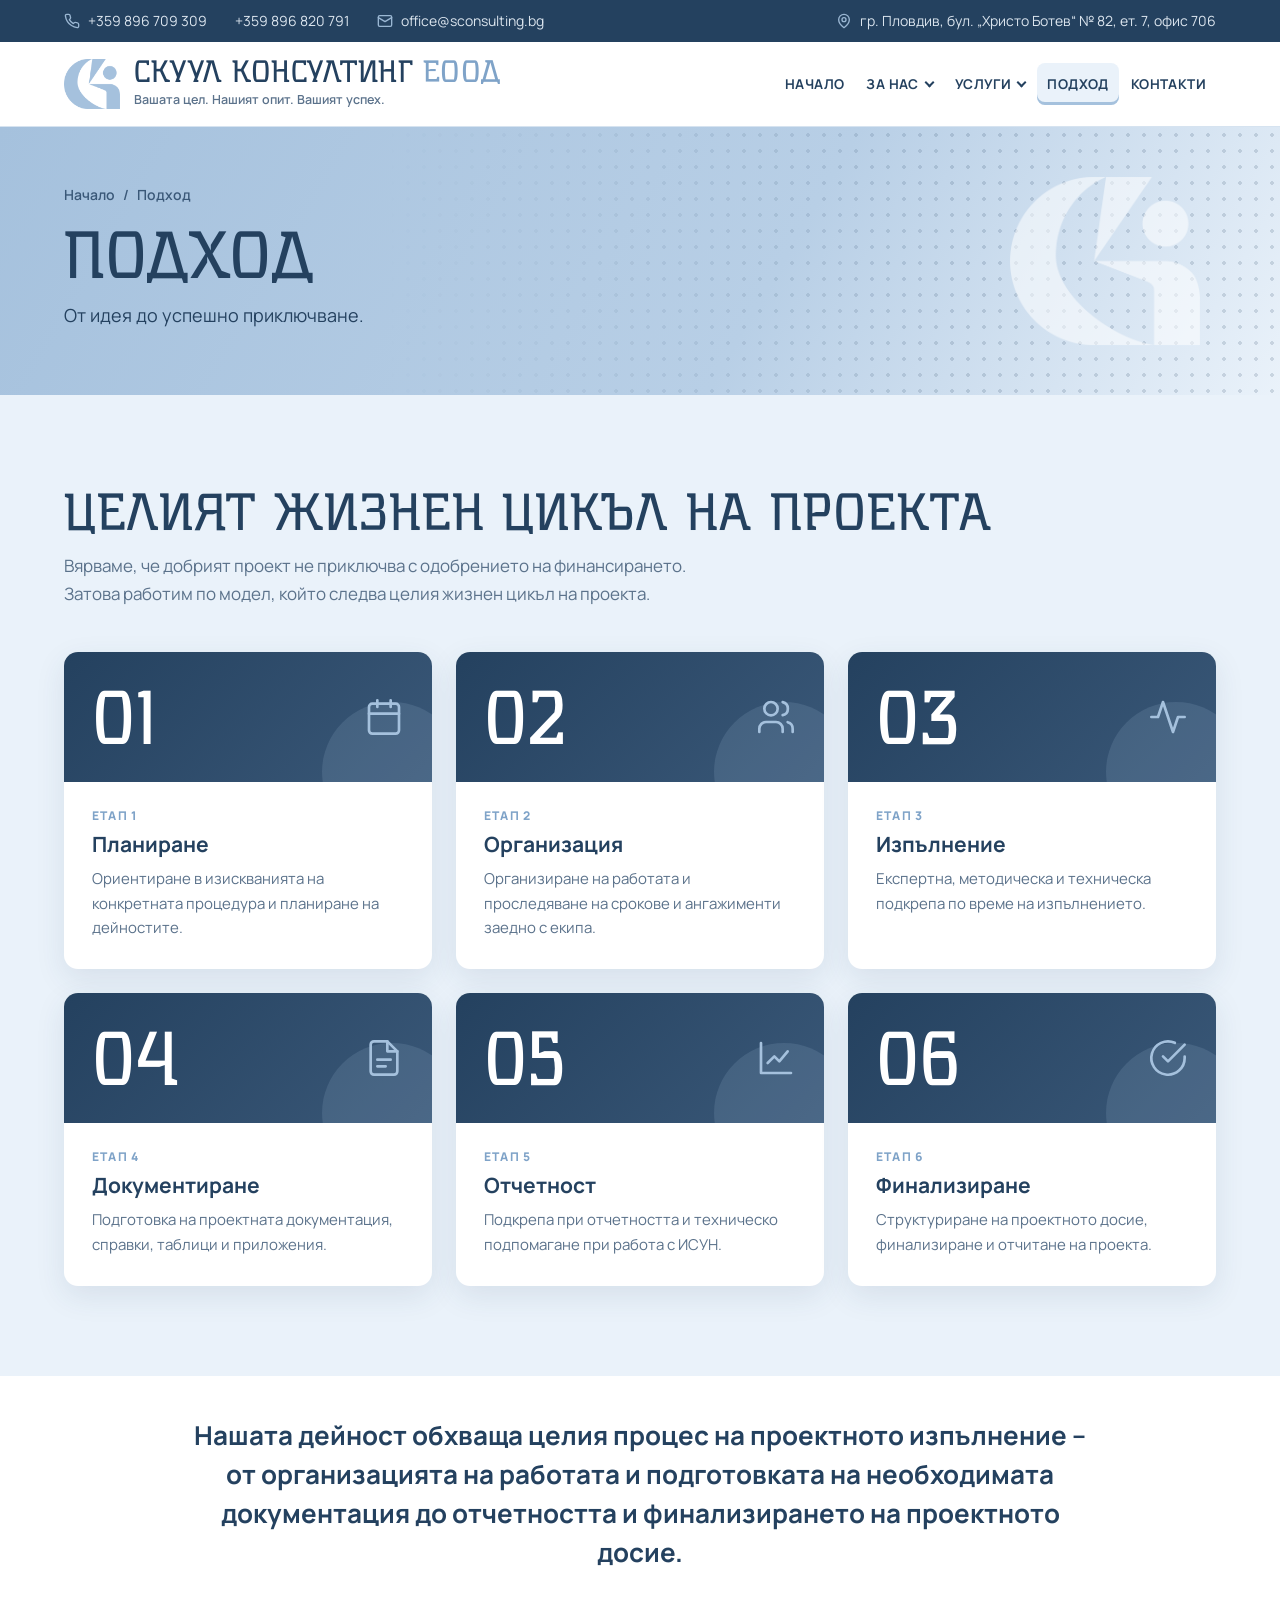
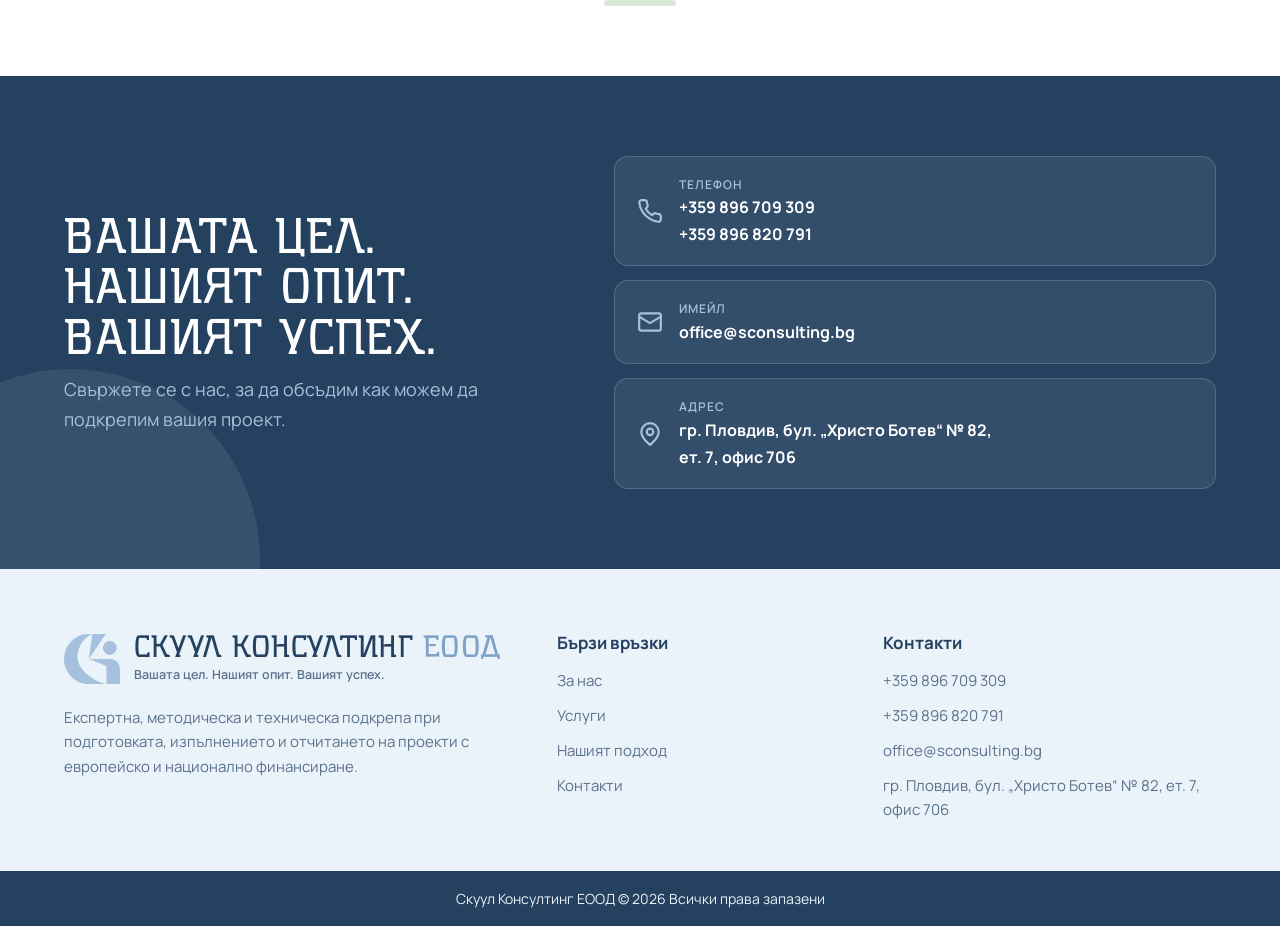
<file: podhod.html>
<!doctype html>
<html lang="bg">
<head>
  <meta charset="utf-8">
  <meta name="viewport" content="width=device-width, initial-scale=1">
  <meta name="robots" content="noindex, nofollow">
  <title>Подход | Скуул Консултинг ЕООД</title>
  <meta name="description" content="Нашият подход – от идея до успешно приключване: планиране, организация, изпълнение, документиране, отчетност, финализиране.">
  <link rel="icon" type="image/png" href="assets/img/favicon.png">
  <link rel="preconnect" href="https://fonts.googleapis.com">
  <link rel="preconnect" href="https://fonts.gstatic.com" crossorigin>
  <link href="https://fonts.googleapis.com/css2?family=Manrope:wght@400;500;600;700;800&display=swap" rel="stylesheet">
  <link rel="stylesheet" href="css/styles.css?v=3">
</head>
<body>

  <!-- ========== TOP BAR ========== -->
  <div class="topbar">
    <div class="container topbar__inner">
      <a href="tel:+359896709309" class="topbar__item">
        <svg class="ico" viewBox="0 0 24 24"><path d="M22 16.9v3a2 2 0 0 1-2.2 2 19.8 19.8 0 0 1-8.6-3.1 19.5 19.5 0 0 1-6-6A19.8 19.8 0 0 1 2.1 4.2 2 2 0 0 1 4.1 2h3a2 2 0 0 1 2 1.7c.1 1 .4 1.9.7 2.8a2 2 0 0 1-.5 2.1L8 9.9a16 16 0 0 0 6 6l1.3-1.3a2 2 0 0 1 2.1-.4c.9.3 1.8.6 2.8.7a2 2 0 0 1 1.7 2z"/></svg>
        +359 896 709 309
      </a>
      <a href="tel:+359896820791" class="topbar__item topbar__item--hide-sm">+359 896 820 791</a>
      <a href="mailto:office@sconsulting.bg" class="topbar__item">
        <svg class="ico" viewBox="0 0 24 24"><rect x="2" y="4" width="20" height="16" rx="2"/><path d="m22 7-10 6L2 7"/></svg>
        office@sconsulting.bg
      </a>
      <span class="topbar__item topbar__item--hide-sm topbar__item--right">
        <svg class="ico" viewBox="0 0 24 24"><path d="M20 10c0 6-8 12-8 12s-8-6-8-12a8 8 0 0 1 16 0z"/><circle cx="12" cy="10" r="3"/></svg>
        гр. Пловдив, бул. „Христо Ботев“ № 82, ет. 7, офис 706
      </span>
    </div>
  </div>

  <!-- ========== HEADER / NAV ========== -->
  <header class="header" id="top">
    <div class="container header__inner">
      <a href="index.html" class="brand" aria-label="Скуул Консултинг ЕООД – начало">
        <img src="assets/img/logo-mark-blue.png" alt="" class="brand__mark" width="56" height="49">
        <span class="brand__text">
          <span class="brand__name">СКУУЛ КОНСУЛТИНГ <span>ЕООД</span></span>
          <span class="brand__tag">Вашата цел. Нашият опит. Вашият успех.</span>
        </span>
      </a>

      <button class="nav-toggle" aria-label="Меню" aria-expanded="false" aria-controls="main-nav">
        <span></span><span></span><span></span>
      </button>

      <!-- Основно меню – еднакво на всички страници; активният линк е с class="is-active" -->
      <nav class="nav" id="main-nav" aria-label="Основно меню">
        <ul class="nav__list">
          <li><a href="index.html">Начало</a></li>
          <li class="has-sub">
            <a href="za-nas.html">За нас</a>
            <ul class="nav__sub">
              <li><a href="za-nas.html#koi-sme-nie">Кои сме ние</a></li>
              <li><a href="za-nas.html#opit">Нашият опит</a></li>
              <li><a href="za-nas.html#zashto-nas">Защо да ни изберете</a></li>
            </ul>
          </li>
          <li class="has-sub">
            <a href="uslugi.html">Услуги</a>
            <ul class="nav__sub">
              <li><a href="uslugi.html#konsultantska-podkrepa">Консултантска подкрепа</a></li>
              <li><a href="uslugi.html#metodichesko-podpomagane">Методическо подпомагане</a></li>
              <li><a href="uslugi.html#tehnicheska-pomosht">Техническа помощ</a></li>
            </ul>
          </li>
          <li><a href="podhod.html" class="is-active" aria-current="page">Подход</a></li>
          <li><a href="kontakti.html">Контакти</a></li>
        </ul>
      </nav>
    </div>
  </header>

  <main>

    <!-- ========== ЗАГЛАВИЕ НА СТРАНИЦАТА ========== -->
    <section class="page-hero">
      <div class="hero__dots" aria-hidden="true"></div>
      <img src="assets/img/logo-mark-white.png" alt="" class="hero__mark" aria-hidden="true">
      <div class="container">
        <nav class="breadcrumb" aria-label="Навигационна пътека"><a href="index.html">Начало</a><span>/</span><span>Подход</span></nav>
        <h1 class="page-hero__title">Подход</h1>
        <p class="page-hero__lead">От идея до успешно приключване.</p>
      </div>
    </section>

    <section class="section section--tint">
      <div class="container">
        <div class="section__header">
          <div>
            <h2 class="section__title">Целият жизнен цикъл на проекта</h2>
            <p class="section__intro">Вярваме, че добрият проект не приключва с одобрението на финансирането. Затова работим по модел, който следва целия жизнен цикъл на проекта.</p>
          </div>
        </div>
        <div class="steps">
          <article class="step">
            <div class="step__top"><span class="step__num">01</span><svg class="ico" viewBox="0 0 24 24"><rect x="3" y="4" width="18" height="18" rx="2"/><path d="M16 2v4M8 2v4M3 10h18"/></svg></div>
            <div class="step__body">
              <span class="step__cat">Етап 1</span>
              <h3>Планиране</h3>
              <p>Ориентиране в изискванията на конкретната процедура и планиране на дейностите.</p>
            </div>
          </article>
          <article class="step">
            <div class="step__top"><span class="step__num">02</span><svg class="ico" viewBox="0 0 24 24"><path d="M16 21v-2a4 4 0 0 0-4-4H6a4 4 0 0 0-4 4v2"/><circle cx="9" cy="7" r="4"/><path d="M22 21v-2a4 4 0 0 0-3-3.9M16 3.1a4 4 0 0 1 0 7.8"/></svg></div>
            <div class="step__body">
              <span class="step__cat">Етап 2</span>
              <h3>Организация</h3>
              <p>Организиране на работата и проследяване на срокове и ангажименти заедно с екипа.</p>
            </div>
          </article>
          <article class="step">
            <div class="step__top"><span class="step__num">03</span><svg class="ico" viewBox="0 0 24 24"><path d="M22 12h-4l-3 9L9 3l-3 9H2"/></svg></div>
            <div class="step__body">
              <span class="step__cat">Етап 3</span>
              <h3>Изпълнение</h3>
              <p>Експертна, методическа и техническа подкрепа по време на изпълнението.</p>
            </div>
          </article>
          <article class="step">
            <div class="step__top"><span class="step__num">04</span><svg class="ico" viewBox="0 0 24 24"><path d="M14 2H6a2 2 0 0 0-2 2v16a2 2 0 0 0 2 2h12a2 2 0 0 0 2-2V8z"/><path d="M14 2v6h6M8 13h8M8 17h5"/></svg></div>
            <div class="step__body">
              <span class="step__cat">Етап 4</span>
              <h3>Документиране</h3>
              <p>Подготовка на проектната документация, справки, таблици и приложения.</p>
            </div>
          </article>
          <article class="step">
            <div class="step__top"><span class="step__num">05</span><svg class="ico" viewBox="0 0 24 24"><path d="M3 3v18h18"/><path d="m7 15 4-4 3 3 5-6"/></svg></div>
            <div class="step__body">
              <span class="step__cat">Етап 5</span>
              <h3>Отчетност</h3>
              <p>Подкрепа при отчетността и техническо подпомагане при работа с ИСУН.</p>
            </div>
          </article>
          <article class="step">
            <div class="step__top"><span class="step__num">06</span><svg class="ico" viewBox="0 0 24 24"><path d="M22 11.1V12a10 10 0 1 1-5.9-9.1"/><path d="M22 4 12 14l-3-3"/></svg></div>
            <div class="step__body">
              <span class="step__cat">Етап 6</span>
              <h3>Финализиране</h3>
              <p>Структуриране на проектното досие, финализиране и отчитане на проекта.</p>
            </div>
          </article>
        </div>
      </div>
    </section>

    <section class="mission">
      <div class="container">
        <p class="mission__text">Нашата дейност обхваща целия процес на проектното изпълнение – от организацията на работата и подготовката на необходимата документация до отчетността и финализирането на проектното досие.</p>
      </div>
    </section>

    <!-- ========== КОНТАКТИ ========== -->
    <section class="contact">
      <span class="contact__circle" aria-hidden="true"></span>
      <div class="container contact__inner">
        <div class="contact__text">
          <h2>Вашата цел. Нашият опит. Вашият успех.</h2>
          <p>Свържете се с нас, за да обсъдим как можем да подкрепим вашия проект.</p>
        </div>
        <div class="contact__cards">
          <a href="tel:+359896709309" class="contact__card">
            <svg class="ico" viewBox="0 0 24 24"><path d="M22 16.9v3a2 2 0 0 1-2.2 2 19.8 19.8 0 0 1-8.6-3.1 19.5 19.5 0 0 1-6-6A19.8 19.8 0 0 1 2.1 4.2 2 2 0 0 1 4.1 2h3a2 2 0 0 1 2 1.7c.1 1 .4 1.9.7 2.8a2 2 0 0 1-.5 2.1L8 9.9a16 16 0 0 0 6 6l1.3-1.3a2 2 0 0 1 2.1-.4c.9.3 1.8.6 2.8.7a2 2 0 0 1 1.7 2z"/></svg>
            <span><small>Телефон</small>+359 896 709 309<br>+359 896 820 791</span>
          </a>
          <a href="mailto:office@sconsulting.bg" class="contact__card">
            <svg class="ico" viewBox="0 0 24 24"><rect x="2" y="4" width="20" height="16" rx="2"/><path d="m22 7-10 6L2 7"/></svg>
            <span><small>Имейл</small>office@sconsulting.bg</span>
          </a>
          <div class="contact__card">
            <svg class="ico" viewBox="0 0 24 24"><path d="M20 10c0 6-8 12-8 12s-8-6-8-12a8 8 0 0 1 16 0z"/><circle cx="12" cy="10" r="3"/></svg>
            <span><small>Адрес</small>гр. Пловдив, бул. „Христо Ботев“ № 82,<br>ет. 7, офис 706</span>
          </div>
        </div>
      </div>
    </section>

  </main>

  <!-- ========== FOOTER ========== -->
  <footer class="footer">
    <div class="container footer__inner">
      <div class="footer__brand">
        <a href="index.html" class="brand">
          <img src="assets/img/logo-mark-blue.png" alt="" class="brand__mark" width="56" height="49">
          <span class="brand__text">
            <span class="brand__name">СКУУЛ КОНСУЛТИНГ <span>ЕООД</span></span>
            <span class="brand__tag">Вашата цел. Нашият опит. Вашият успех.</span>
          </span>
        </a>
        <p>Експертна, методическа и техническа подкрепа при подготовката, изпълнението и отчитането на проекти с европейско и национално финансиране.</p>
      </div>
      <div class="footer__col">
        <h3>Бързи връзки</h3>
        <ul>
          <li><a href="za-nas.html">За нас</a></li>
          <li><a href="uslugi.html">Услуги</a></li>
          <li><a href="podhod.html">Нашият подход</a></li>
          <li><a href="kontakti.html">Контакти</a></li>
        </ul>
      </div>
      <div class="footer__col">
        <h3>Контакти</h3>
        <ul>
          <li><a href="tel:+359896709309">+359 896 709 309</a></li>
          <li><a href="tel:+359896820791">+359 896 820 791</a></li>
          <li><a href="mailto:office@sconsulting.bg">office@sconsulting.bg</a></li>
          <li>гр. Пловдив, бул. „Христо Ботев“ № 82, ет. 7, офис 706</li>
        </ul>
      </div>
    </div>
    <div class="footer__bottom">
      <div class="container">Скуул Консултинг ЕООД © <span id="year">2026</span> Всички права запазени</div>
    </div>
  </footer>

  <a href="#top" class="to-top" aria-label="Към началото">
    <svg class="ico" viewBox="0 0 24 24"><path d="M12 19V5M6 11l6-6 6 6"/></svg>
  </a>

  <script src="js/main.js?v=2"></script>
</body>
</html>
</file>
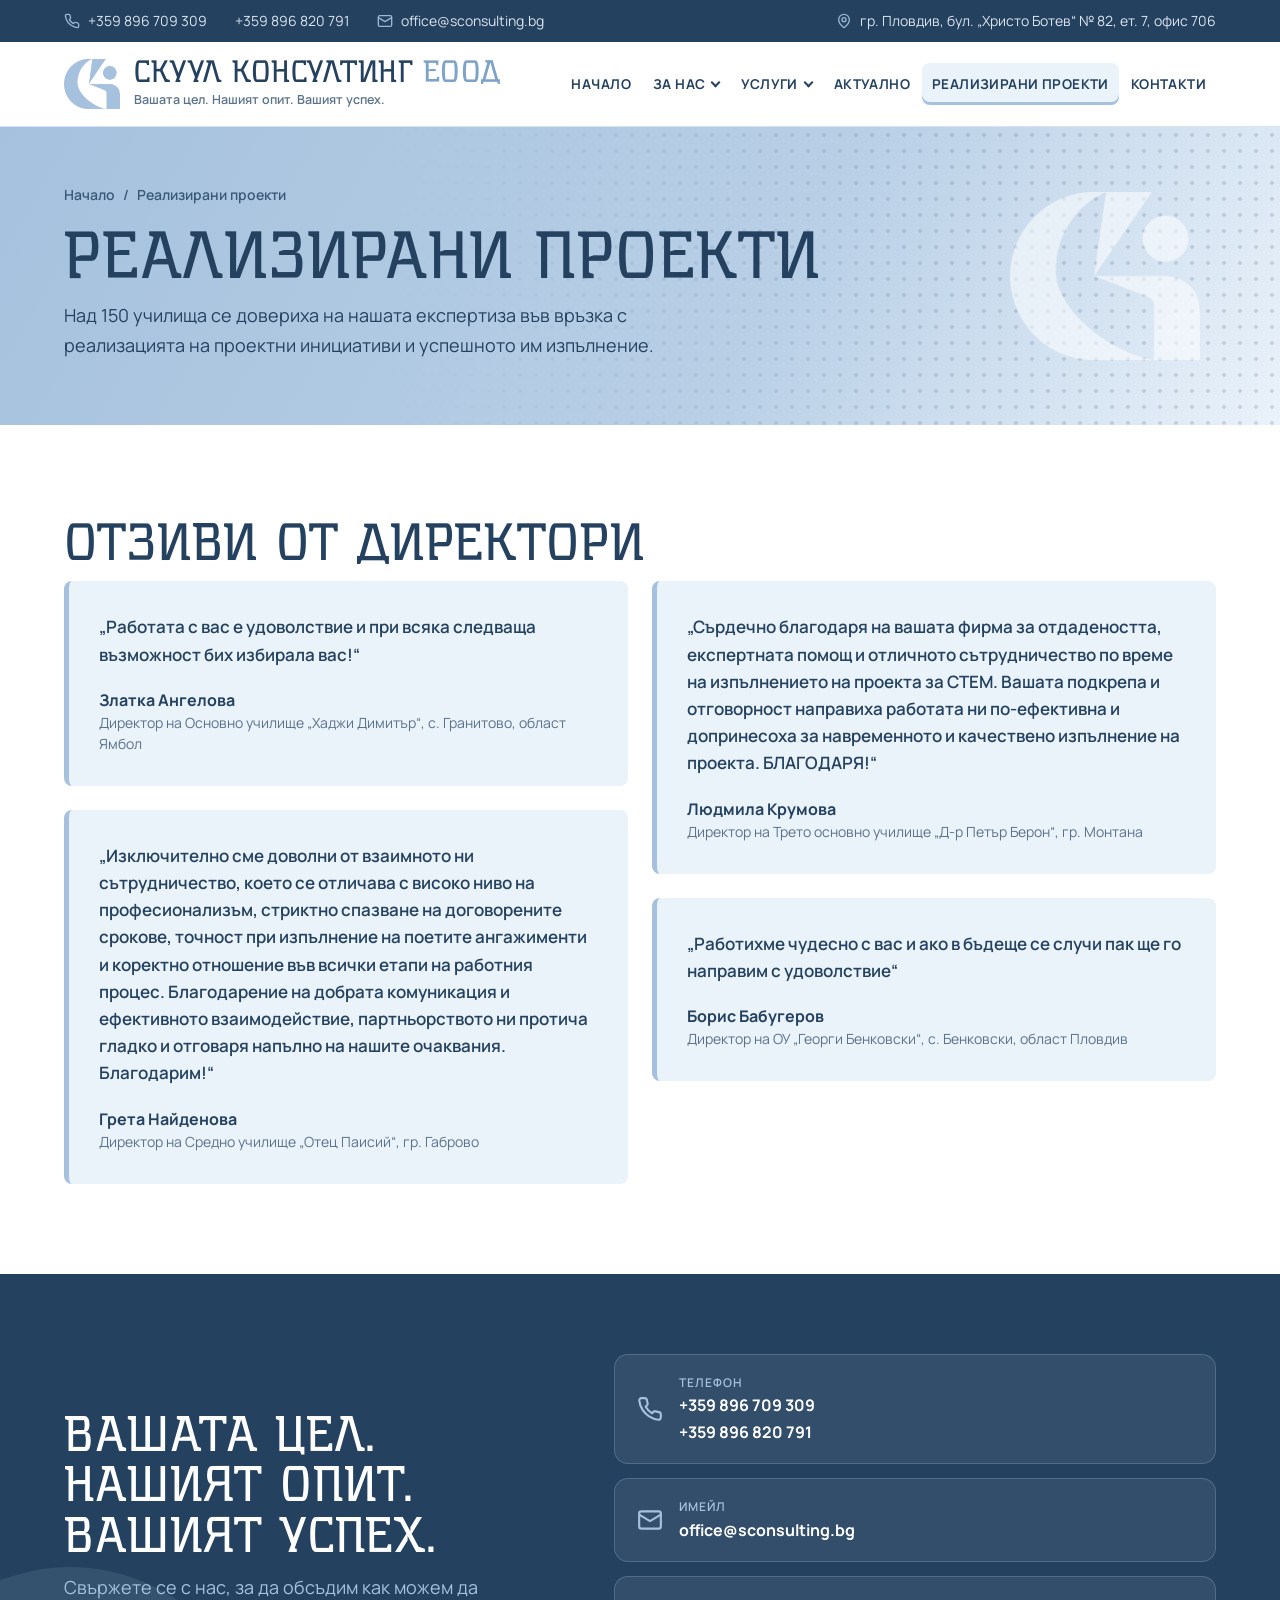
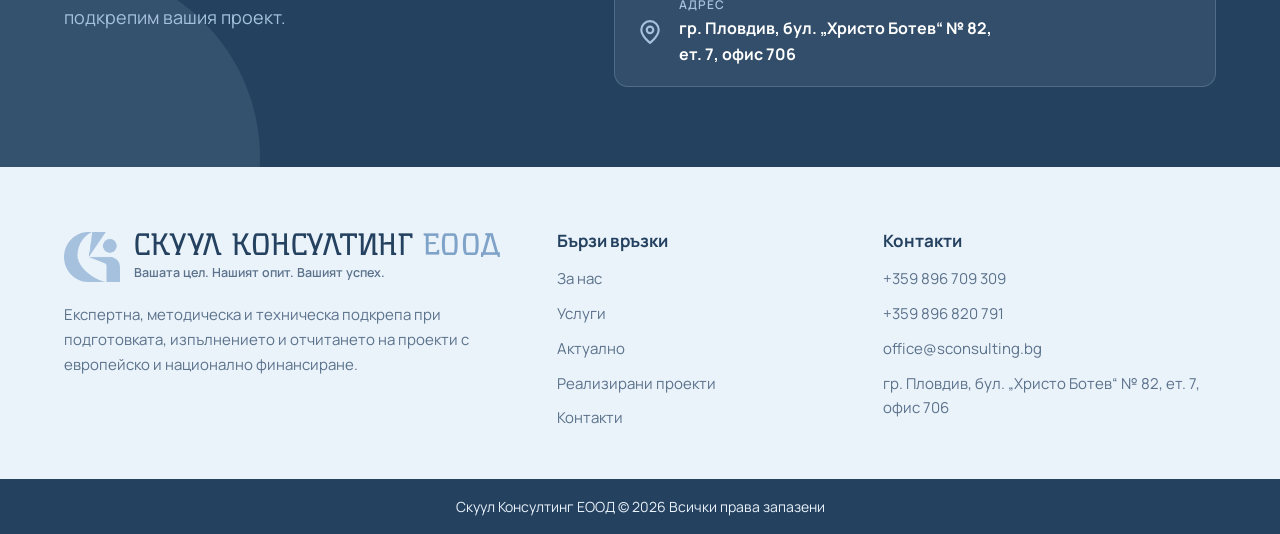
<file: realizirani-proekti.html>
<!doctype html>
<html lang="bg">
<head>
  <meta charset="utf-8">
  <meta name="viewport" content="width=device-width, initial-scale=1">
  <meta name="robots" content="noindex, nofollow">
  <title>Реализирани проекти | Скуул Консултинг ЕООД</title>
  <meta name="description" content="Над 150 училища се довериха на нашата експертиза. Отзиви от директори на училища, с които сме работили.">
  <link rel="icon" type="image/png" href="assets/img/favicon.png">
  <link rel="preconnect" href="https://fonts.googleapis.com">
  <link rel="preconnect" href="https://fonts.gstatic.com" crossorigin>
  <link href="https://fonts.googleapis.com/css2?family=Manrope:wght@400;500;600;700;800&display=swap" rel="stylesheet">
  <link rel="stylesheet" href="css/styles.css?v=9">
</head>
<body>

  <!-- ========== TOP BAR ========== -->
  <div class="topbar">
    <div class="container topbar__inner">
      <a href="tel:+359896709309" class="topbar__item">
        <svg class="ico" viewBox="0 0 24 24"><path d="M22 16.9v3a2 2 0 0 1-2.2 2 19.8 19.8 0 0 1-8.6-3.1 19.5 19.5 0 0 1-6-6A19.8 19.8 0 0 1 2.1 4.2 2 2 0 0 1 4.1 2h3a2 2 0 0 1 2 1.7c.1 1 .4 1.9.7 2.8a2 2 0 0 1-.5 2.1L8 9.9a16 16 0 0 0 6 6l1.3-1.3a2 2 0 0 1 2.1-.4c.9.3 1.8.6 2.8.7a2 2 0 0 1 1.7 2z"/></svg>
        +359 896 709 309
      </a>
      <a href="tel:+359896820791" class="topbar__item topbar__item--hide-sm">+359 896 820 791</a>
      <a href="mailto:office@sconsulting.bg" class="topbar__item">
        <svg class="ico" viewBox="0 0 24 24"><rect x="2" y="4" width="20" height="16" rx="2"/><path d="m22 7-10 6L2 7"/></svg>
        office@sconsulting.bg
      </a>
      <span class="topbar__item topbar__item--hide-sm topbar__item--right">
        <svg class="ico" viewBox="0 0 24 24"><path d="M20 10c0 6-8 12-8 12s-8-6-8-12a8 8 0 0 1 16 0z"/><circle cx="12" cy="10" r="3"/></svg>
        гр. Пловдив, бул. „Христо Ботев“ № 82, ет. 7, офис 706
      </span>
    </div>
  </div>

  <!-- ========== HEADER / NAV ========== -->
  <header class="header" id="top">
    <div class="container header__inner">
      <a href="index.html" class="brand" aria-label="Скуул Консултинг ЕООД – начало">
        <img src="assets/img/logo-mark-blue.png" alt="" class="brand__mark" width="56" height="49">
        <span class="brand__text">
          <span class="brand__name">СКУУЛ КОНСУЛТИНГ <span>ЕООД</span></span>
          <span class="brand__tag">Вашата цел. Нашият опит. Вашият успех.</span>
        </span>
      </a>

      <button class="nav-toggle" aria-label="Меню" aria-expanded="false" aria-controls="main-nav">
        <span></span><span></span><span></span>
      </button>

      <!-- Основно меню – еднакво на всички страници; активният линк е с class="is-active" -->
      <nav class="nav" id="main-nav" aria-label="Основно меню">
        <ul class="nav__list">
          <li><a href="index.html">Начало</a></li>
          <li class="has-sub">
            <a href="za-nas.html">За нас</a>
            <ul class="nav__sub">
              <li><a href="za-nas.html#koi-sme-nie">Кои сме ние</a></li>
              <li><a href="za-nas.html#opit">Нашият опит</a></li>
              <li><a href="za-nas.html#zashto-nas">Защо да ни изберете</a></li>
            </ul>
          </li>
          <li class="has-sub">
            <a href="uslugi.html">Услуги</a>
            <ul class="nav__sub">
              <li><a href="uslugi.html#podgotovka">Подготовка на проект</a></li>
              <li><a href="uslugi.html#izpalnenie">Изпълнение на проект</a></li>
              <li><a href="uslugi.html#otchitane">Отчитане на проект</a></li>
              <li><a href="uslugi.html#podhod">Нашият подход</a></li>
            </ul>
          </li>
          <li><a href="aktualno.html">Актуално</a></li>
          <li><a href="realizirani-proekti.html" class="is-active" aria-current="page">Реализирани проекти</a></li>
          <li><a href="kontakti.html">Контакти</a></li>
        </ul>
      </nav>
    </div>
  </header>

  <main>

    <!-- ========== ЗАГЛАВИЕ НА СТРАНИЦАТА ========== -->
    <section class="page-hero">
      <div class="hero__dots" aria-hidden="true"></div>
      <img src="assets/img/logo-mark-white.png" alt="" class="hero__mark" aria-hidden="true">
      <div class="container">
        <nav class="breadcrumb" aria-label="Навигационна пътека"><a href="index.html">Начало</a><span>/</span><span>Реализирани проекти</span></nav>
        <h1 class="page-hero__title">Реализирани проекти</h1>
        <p class="page-hero__lead">Над 150 училища се довериха на нашата експертиза във връзка с реализацията на проектни инициативи и успешното им изпълнение.</p>
      </div>
    </section>

    <!-- Галерията със снимки от проектите се добавя тук след получаване на съгласие от училищата -->

    <section class="section" id="otzivi">
      <div class="container">
        <h2 class="section__title">Отзиви от директори</h2>
        <div class="testimonials">
          <figure class="testimonial">
            <blockquote>„Работата с вас е удоволствие и при всяка следваща възможност бих избирала вас!“</blockquote>
            <figcaption><strong>Златка Ангелова</strong>Директор на Основно училище „Хаджи Димитър“, с. Гранитово, област Ямбол</figcaption>
          </figure>
          <figure class="testimonial">
            <blockquote>„Изключително сме доволни от взаимното ни сътрудничество, което се отличава с високо ниво на професионализъм, стриктно спазване на договорените срокове, точност при изпълнение на поетите ангажименти и коректно отношение във всички етапи на работния процес. Благодарение на добрата комуникация и ефективното взаимодействие, партньорството ни протича гладко и отговаря напълно на нашите очаквания. Благодарим!“</blockquote>
            <figcaption><strong>Грета Найденова</strong>Директор на Средно училище „Отец Паисий“, гр. Габрово</figcaption>
          </figure>
          <figure class="testimonial">
            <blockquote>„Сърдечно благодаря на вашата фирма за отдадеността, експертната помощ и отличното сътрудничество по време на изпълнението на проекта за СТЕМ. Вашата подкрепа и отговорност направиха работата ни по-ефективна и допринесоха за навременното и качествено изпълнение на проекта. БЛАГОДАРЯ!“</blockquote>
            <figcaption><strong>Людмила Крумова</strong>Директор на Трето основно училище „Д-р Петър Берон“, гр. Монтана</figcaption>
          </figure>
          <figure class="testimonial">
            <blockquote>„Работихме чудесно с вас и ако в бъдеще се случи пак ще го направим с удоволствие“</blockquote>
            <figcaption><strong>Борис Бабугеров</strong>Директор на ОУ „Георги Бенковски“, с. Бенковски, област Пловдив</figcaption>
          </figure>
        </div>
      </div>
    </section>

    <!-- ========== КОНТАКТИ ========== -->
    <section class="contact">
      <span class="contact__circle" aria-hidden="true"></span>
      <div class="container contact__inner">
        <div class="contact__text">
          <h2>Вашата цел. Нашият опит. Вашият успех.</h2>
          <p>Свържете се с нас, за да обсъдим как можем да подкрепим вашия проект.</p>
        </div>
        <div class="contact__cards">
          <a href="tel:+359896709309" class="contact__card">
            <svg class="ico" viewBox="0 0 24 24"><path d="M22 16.9v3a2 2 0 0 1-2.2 2 19.8 19.8 0 0 1-8.6-3.1 19.5 19.5 0 0 1-6-6A19.8 19.8 0 0 1 2.1 4.2 2 2 0 0 1 4.1 2h3a2 2 0 0 1 2 1.7c.1 1 .4 1.9.7 2.8a2 2 0 0 1-.5 2.1L8 9.9a16 16 0 0 0 6 6l1.3-1.3a2 2 0 0 1 2.1-.4c.9.3 1.8.6 2.8.7a2 2 0 0 1 1.7 2z"/></svg>
            <span><small>Телефон</small>+359 896 709 309<br>+359 896 820 791</span>
          </a>
          <a href="mailto:office@sconsulting.bg" class="contact__card">
            <svg class="ico" viewBox="0 0 24 24"><rect x="2" y="4" width="20" height="16" rx="2"/><path d="m22 7-10 6L2 7"/></svg>
            <span><small>Имейл</small>office@sconsulting.bg</span>
          </a>
          <div class="contact__card">
            <svg class="ico" viewBox="0 0 24 24"><path d="M20 10c0 6-8 12-8 12s-8-6-8-12a8 8 0 0 1 16 0z"/><circle cx="12" cy="10" r="3"/></svg>
            <span><small>Адрес</small>гр. Пловдив, бул. „Христо Ботев“ № 82,<br>ет. 7, офис 706</span>
          </div>
        </div>
      </div>
    </section>

  </main>

  <!-- ========== FOOTER ========== -->
  <footer class="footer">
    <div class="container footer__inner">
      <div class="footer__brand">
        <a href="index.html" class="brand">
          <img src="assets/img/logo-mark-blue.png" alt="" class="brand__mark" width="56" height="49">
          <span class="brand__text">
            <span class="brand__name">СКУУЛ КОНСУЛТИНГ <span>ЕООД</span></span>
            <span class="brand__tag">Вашата цел. Нашият опит. Вашият успех.</span>
          </span>
        </a>
        <p>Експертна, методическа и техническа подкрепа при подготовката, изпълнението и отчитането на проекти с европейско и национално финансиране.</p>
      </div>
      <div class="footer__col">
        <h3>Бързи връзки</h3>
        <ul>
          <li><a href="za-nas.html">За нас</a></li>
          <li><a href="uslugi.html">Услуги</a></li>
          <li><a href="aktualno.html">Актуално</a></li>
          <li><a href="realizirani-proekti.html">Реализирани проекти</a></li>
          <li><a href="kontakti.html">Контакти</a></li>
        </ul>
      </div>
      <div class="footer__col">
        <h3>Контакти</h3>
        <ul>
          <li><a href="tel:+359896709309">+359 896 709 309</a></li>
          <li><a href="tel:+359896820791">+359 896 820 791</a></li>
          <li><a href="mailto:office@sconsulting.bg">office@sconsulting.bg</a></li>
          <li>гр. Пловдив, бул. „Христо Ботев“ № 82, ет. 7, офис 706</li>
        </ul>
      </div>
    </div>
    <div class="footer__bottom">
      <div class="container">Скуул Консултинг ЕООД © <span id="year">2026</span> Всички права запазени</div>
    </div>
  </footer>

  <a href="#top" class="to-top" aria-label="Към началото">
    <svg class="ico" viewBox="0 0 24 24"><path d="M12 19V5M6 11l6-6 6 6"/></svg>
  </a>

  <script src="js/main.js?v=2"></script>
</body>
</html>
</file>
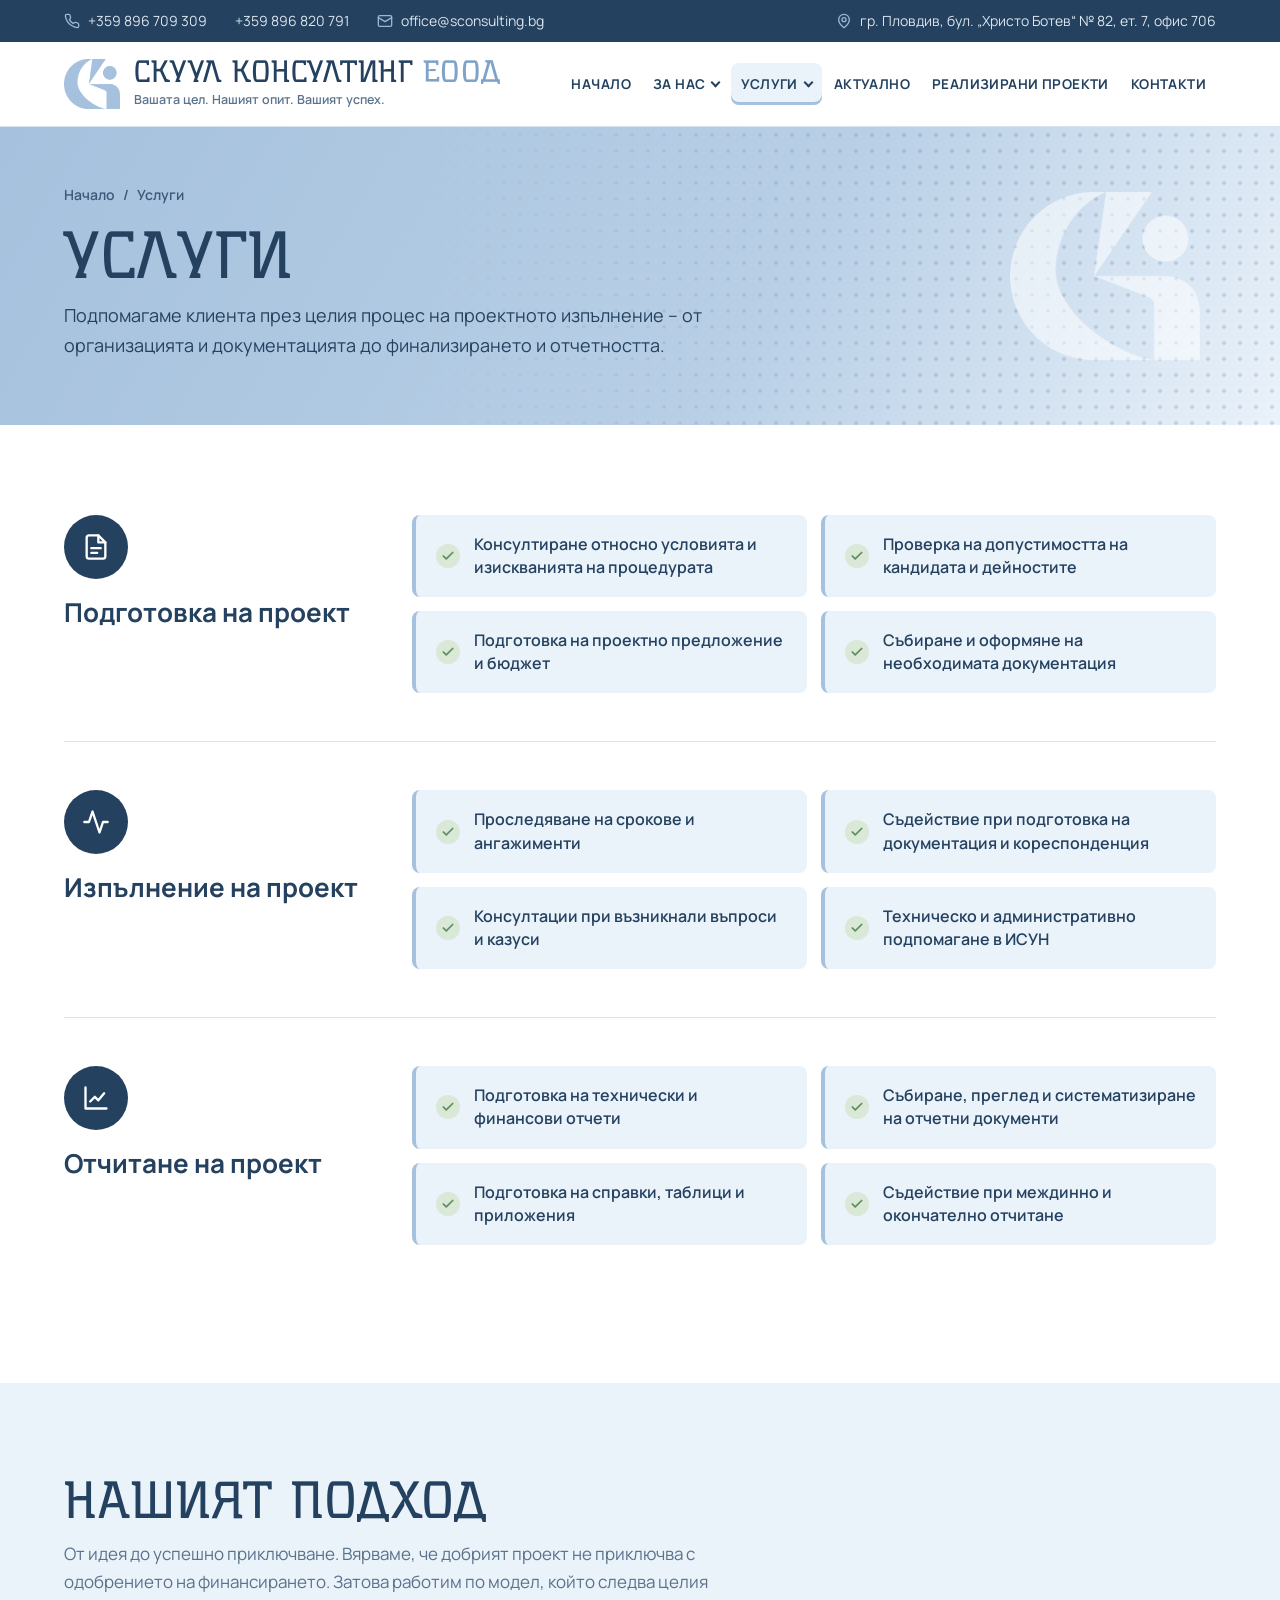
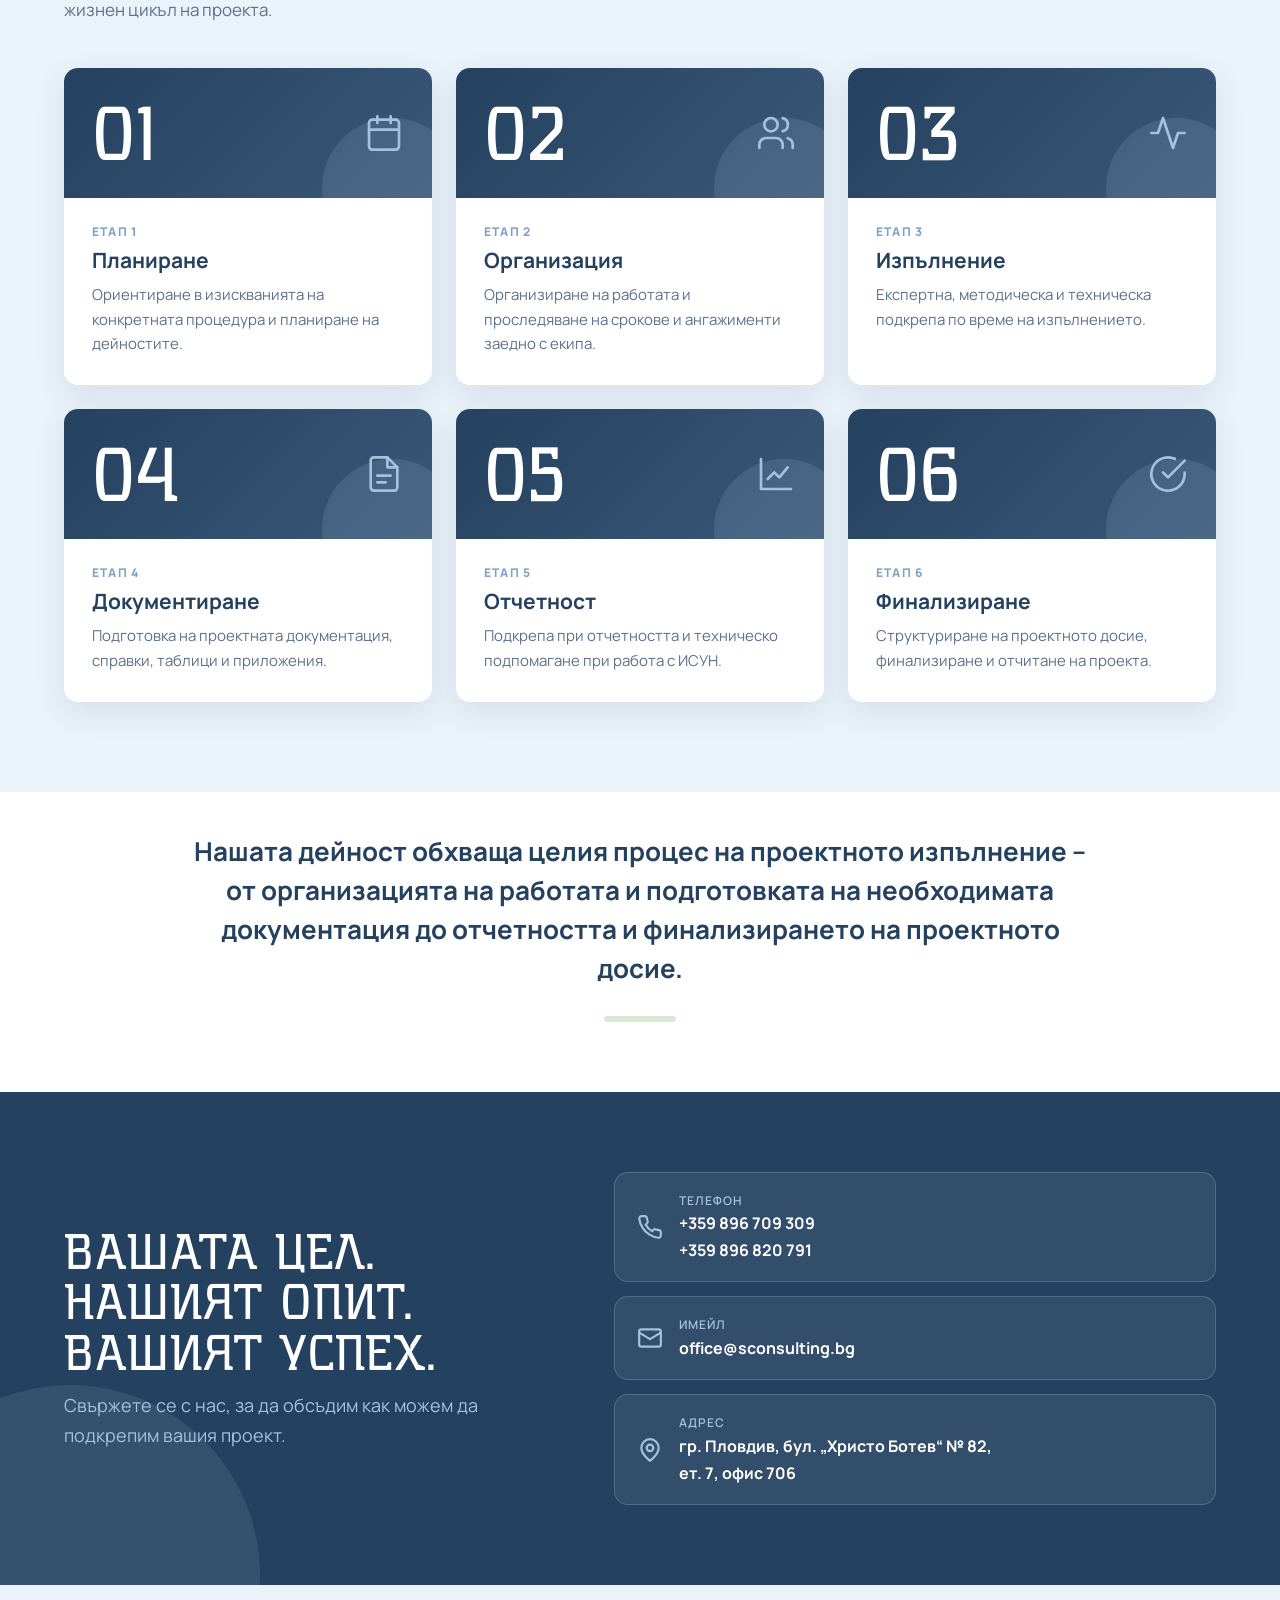
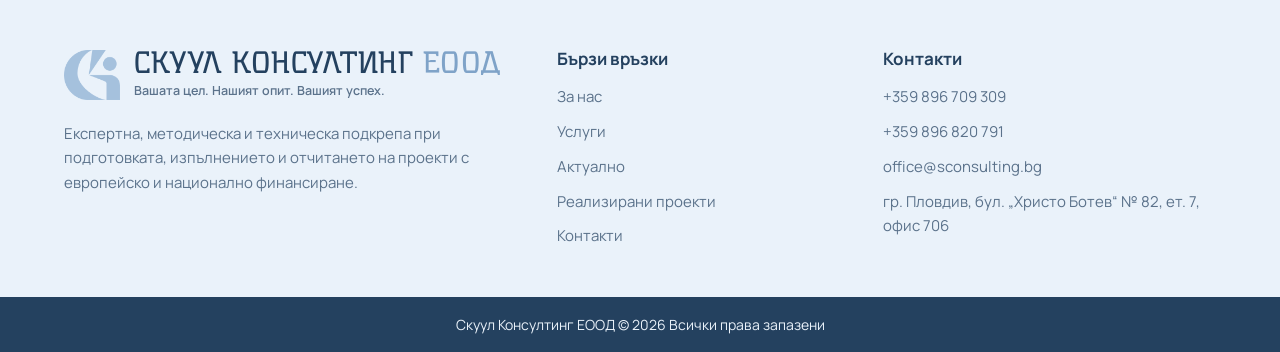
<file: uslugi.html>
<!doctype html>
<html lang="bg">
<head>
  <meta charset="utf-8">
  <meta name="viewport" content="width=device-width, initial-scale=1">
  <meta name="robots" content="noindex, nofollow">
  <title>Услуги | Скуул Консултинг ЕООД</title>
  <meta name="description" content="Подготовка, изпълнение и отчитане на проекти с европейско и национално финансиране. Нашият подход – от идея до успешно приключване.">
  <link rel="icon" type="image/png" href="assets/img/favicon.png">
  <link rel="preconnect" href="https://fonts.googleapis.com">
  <link rel="preconnect" href="https://fonts.gstatic.com" crossorigin>
  <link href="https://fonts.googleapis.com/css2?family=Manrope:wght@400;500;600;700;800&display=swap" rel="stylesheet">
  <link rel="stylesheet" href="css/styles.css?v=9">
</head>
<body>

  <!-- ========== TOP BAR ========== -->
  <div class="topbar">
    <div class="container topbar__inner">
      <a href="tel:+359896709309" class="topbar__item">
        <svg class="ico" viewBox="0 0 24 24"><path d="M22 16.9v3a2 2 0 0 1-2.2 2 19.8 19.8 0 0 1-8.6-3.1 19.5 19.5 0 0 1-6-6A19.8 19.8 0 0 1 2.1 4.2 2 2 0 0 1 4.1 2h3a2 2 0 0 1 2 1.7c.1 1 .4 1.9.7 2.8a2 2 0 0 1-.5 2.1L8 9.9a16 16 0 0 0 6 6l1.3-1.3a2 2 0 0 1 2.1-.4c.9.3 1.8.6 2.8.7a2 2 0 0 1 1.7 2z"/></svg>
        +359 896 709 309
      </a>
      <a href="tel:+359896820791" class="topbar__item topbar__item--hide-sm">+359 896 820 791</a>
      <a href="mailto:office@sconsulting.bg" class="topbar__item">
        <svg class="ico" viewBox="0 0 24 24"><rect x="2" y="4" width="20" height="16" rx="2"/><path d="m22 7-10 6L2 7"/></svg>
        office@sconsulting.bg
      </a>
      <span class="topbar__item topbar__item--hide-sm topbar__item--right">
        <svg class="ico" viewBox="0 0 24 24"><path d="M20 10c0 6-8 12-8 12s-8-6-8-12a8 8 0 0 1 16 0z"/><circle cx="12" cy="10" r="3"/></svg>
        гр. Пловдив, бул. „Христо Ботев“ № 82, ет. 7, офис 706
      </span>
    </div>
  </div>

  <!-- ========== HEADER / NAV ========== -->
  <header class="header" id="top">
    <div class="container header__inner">
      <a href="index.html" class="brand" aria-label="Скуул Консултинг ЕООД – начало">
        <img src="assets/img/logo-mark-blue.png" alt="" class="brand__mark" width="56" height="49">
        <span class="brand__text">
          <span class="brand__name">СКУУЛ КОНСУЛТИНГ <span>ЕООД</span></span>
          <span class="brand__tag">Вашата цел. Нашият опит. Вашият успех.</span>
        </span>
      </a>

      <button class="nav-toggle" aria-label="Меню" aria-expanded="false" aria-controls="main-nav">
        <span></span><span></span><span></span>
      </button>

      <!-- Основно меню – еднакво на всички страници; активният линк е с class="is-active" -->
      <nav class="nav" id="main-nav" aria-label="Основно меню">
        <ul class="nav__list">
          <li><a href="index.html">Начало</a></li>
          <li class="has-sub">
            <a href="za-nas.html">За нас</a>
            <ul class="nav__sub">
              <li><a href="za-nas.html#koi-sme-nie">Кои сме ние</a></li>
              <li><a href="za-nas.html#opit">Нашият опит</a></li>
              <li><a href="za-nas.html#zashto-nas">Защо да ни изберете</a></li>
            </ul>
          </li>
          <li class="has-sub">
            <a href="uslugi.html" class="is-active" aria-current="page">Услуги</a>
            <ul class="nav__sub">
              <li><a href="uslugi.html#podgotovka">Подготовка на проект</a></li>
              <li><a href="uslugi.html#izpalnenie">Изпълнение на проект</a></li>
              <li><a href="uslugi.html#otchitane">Отчитане на проект</a></li>
              <li><a href="uslugi.html#podhod">Нашият подход</a></li>
            </ul>
          </li>
          <li><a href="aktualno.html">Актуално</a></li>
          <li><a href="realizirani-proekti.html">Реализирани проекти</a></li>
          <li><a href="kontakti.html">Контакти</a></li>
        </ul>
      </nav>
    </div>
  </header>

  <main>

    <!-- ========== ЗАГЛАВИЕ НА СТРАНИЦАТА ========== -->
    <section class="page-hero">
      <div class="hero__dots" aria-hidden="true"></div>
      <img src="assets/img/logo-mark-white.png" alt="" class="hero__mark" aria-hidden="true">
      <div class="container">
        <nav class="breadcrumb" aria-label="Навигационна пътека"><a href="index.html">Начало</a><span>/</span><span>Услуги</span></nav>
        <h1 class="page-hero__title">Услуги</h1>
        <p class="page-hero__lead">Подпомагаме клиента през целия процес на проектното изпълнение – от организацията и документацията до финализирането и отчетността.</p>
      </div>
    </section>

    <section class="section">
      <div class="container">
        <div class="service-block" id="podgotovka">
          <div class="service-block__head">
            <span class="services-card__icon"><svg class="ico" viewBox="0 0 24 24"><path d="M14 2H6a2 2 0 0 0-2 2v16a2 2 0 0 0 2 2h12a2 2 0 0 0 2-2V8z"/><path d="M14 2v6h6M8 13h8M8 17h5"/></svg></span>
            <h2>Подготовка на проект</h2>
          </div>
          <ul class="services__list">
            <li>Консултиране относно условията и изискванията на процедурата</li>
            <li>Проверка на допустимостта на кандидата и дейностите</li>
            <li>Подготовка на проектно предложение и бюджет</li>
            <li>Събиране и оформяне на необходимата документация</li>
          </ul>
        </div>
        <div class="service-block" id="izpalnenie">
          <div class="service-block__head">
            <span class="services-card__icon"><svg class="ico" viewBox="0 0 24 24"><path d="M22 12h-4l-3 9L9 3l-3 9H2"/></svg></span>
            <h2>Изпълнение на проект</h2>
          </div>
          <ul class="services__list">
            <li>Проследяване на срокове и ангажименти</li>
            <li>Съдействие при подготовка на документация и кореспонденция</li>
            <li>Консултации при възникнали въпроси и казуси</li>
            <li>Техническо и административно подпомагане в ИСУН</li>
          </ul>
        </div>
        <div class="service-block" id="otchitane">
          <div class="service-block__head">
            <span class="services-card__icon"><svg class="ico" viewBox="0 0 24 24"><path d="M3 3v18h18"/><path d="m7 15 4-4 3 3 5-6"/></svg></span>
            <h2>Отчитане на проект</h2>
          </div>
          <ul class="services__list">
            <li>Подготовка на технически и финансови отчети</li>
            <li>Събиране, преглед и систематизиране на отчетни документи</li>
            <li>Подготовка на справки, таблици и приложения</li>
            <li>Съдействие при междинно и окончателно отчитане</li>
          </ul>
        </div>
      </div>
    </section>

    <!-- ========== НАШИЯТ ПОДХОД ========== -->
    <section class="section section--tint" id="podhod">
      <div class="container">
        <div class="section__header">
          <div>
            <h2 class="section__title">Нашият подход</h2>
            <p class="section__intro">От идея до успешно приключване. Вярваме, че добрият проект не приключва с одобрението на финансирането. Затова работим по модел, който следва целия жизнен цикъл на проекта.</p>
          </div>
        </div>
        <div class="steps">
          <article class="step">
            <div class="step__top"><span class="step__num">01</span><svg class="ico" viewBox="0 0 24 24"><rect x="3" y="4" width="18" height="18" rx="2"/><path d="M16 2v4M8 2v4M3 10h18"/></svg></div>
            <div class="step__body">
              <span class="step__cat">Етап 1</span>
              <h3>Планиране</h3>
              <p>Ориентиране в изискванията на конкретната процедура и планиране на дейностите.</p>
            </div>
          </article>
          <article class="step">
            <div class="step__top"><span class="step__num">02</span><svg class="ico" viewBox="0 0 24 24"><path d="M16 21v-2a4 4 0 0 0-4-4H6a4 4 0 0 0-4 4v2"/><circle cx="9" cy="7" r="4"/><path d="M22 21v-2a4 4 0 0 0-3-3.9M16 3.1a4 4 0 0 1 0 7.8"/></svg></div>
            <div class="step__body">
              <span class="step__cat">Етап 2</span>
              <h3>Организация</h3>
              <p>Организиране на работата и проследяване на срокове и ангажименти заедно с екипа.</p>
            </div>
          </article>
          <article class="step">
            <div class="step__top"><span class="step__num">03</span><svg class="ico" viewBox="0 0 24 24"><path d="M22 12h-4l-3 9L9 3l-3 9H2"/></svg></div>
            <div class="step__body">
              <span class="step__cat">Етап 3</span>
              <h3>Изпълнение</h3>
              <p>Експертна, методическа и техническа подкрепа по време на изпълнението.</p>
            </div>
          </article>
          <article class="step">
            <div class="step__top"><span class="step__num">04</span><svg class="ico" viewBox="0 0 24 24"><path d="M14 2H6a2 2 0 0 0-2 2v16a2 2 0 0 0 2 2h12a2 2 0 0 0 2-2V8z"/><path d="M14 2v6h6M8 13h8M8 17h5"/></svg></div>
            <div class="step__body">
              <span class="step__cat">Етап 4</span>
              <h3>Документиране</h3>
              <p>Подготовка на проектната документация, справки, таблици и приложения.</p>
            </div>
          </article>
          <article class="step">
            <div class="step__top"><span class="step__num">05</span><svg class="ico" viewBox="0 0 24 24"><path d="M3 3v18h18"/><path d="m7 15 4-4 3 3 5-6"/></svg></div>
            <div class="step__body">
              <span class="step__cat">Етап 5</span>
              <h3>Отчетност</h3>
              <p>Подкрепа при отчетността и техническо подпомагане при работа с ИСУН.</p>
            </div>
          </article>
          <article class="step">
            <div class="step__top"><span class="step__num">06</span><svg class="ico" viewBox="0 0 24 24"><path d="M22 11.1V12a10 10 0 1 1-5.9-9.1"/><path d="M22 4 12 14l-3-3"/></svg></div>
            <div class="step__body">
              <span class="step__cat">Етап 6</span>
              <h3>Финализиране</h3>
              <p>Структуриране на проектното досие, финализиране и отчитане на проекта.</p>
            </div>
          </article>
        </div>
      </div>
    </section>

    <section class="mission">
      <div class="container">
        <p class="mission__text">Нашата дейност обхваща целия процес на проектното изпълнение – от организацията на работата и подготовката на необходимата документация до отчетността и финализирането на проектното досие.</p>
      </div>
    </section>

    <!-- ========== КОНТАКТИ ========== -->
    <section class="contact">
      <span class="contact__circle" aria-hidden="true"></span>
      <div class="container contact__inner">
        <div class="contact__text">
          <h2>Вашата цел. Нашият опит. Вашият успех.</h2>
          <p>Свържете се с нас, за да обсъдим как можем да подкрепим вашия проект.</p>
        </div>
        <div class="contact__cards">
          <a href="tel:+359896709309" class="contact__card">
            <svg class="ico" viewBox="0 0 24 24"><path d="M22 16.9v3a2 2 0 0 1-2.2 2 19.8 19.8 0 0 1-8.6-3.1 19.5 19.5 0 0 1-6-6A19.8 19.8 0 0 1 2.1 4.2 2 2 0 0 1 4.1 2h3a2 2 0 0 1 2 1.7c.1 1 .4 1.9.7 2.8a2 2 0 0 1-.5 2.1L8 9.9a16 16 0 0 0 6 6l1.3-1.3a2 2 0 0 1 2.1-.4c.9.3 1.8.6 2.8.7a2 2 0 0 1 1.7 2z"/></svg>
            <span><small>Телефон</small>+359 896 709 309<br>+359 896 820 791</span>
          </a>
          <a href="mailto:office@sconsulting.bg" class="contact__card">
            <svg class="ico" viewBox="0 0 24 24"><rect x="2" y="4" width="20" height="16" rx="2"/><path d="m22 7-10 6L2 7"/></svg>
            <span><small>Имейл</small>office@sconsulting.bg</span>
          </a>
          <div class="contact__card">
            <svg class="ico" viewBox="0 0 24 24"><path d="M20 10c0 6-8 12-8 12s-8-6-8-12a8 8 0 0 1 16 0z"/><circle cx="12" cy="10" r="3"/></svg>
            <span><small>Адрес</small>гр. Пловдив, бул. „Христо Ботев“ № 82,<br>ет. 7, офис 706</span>
          </div>
        </div>
      </div>
    </section>

  </main>

  <!-- ========== FOOTER ========== -->
  <footer class="footer">
    <div class="container footer__inner">
      <div class="footer__brand">
        <a href="index.html" class="brand">
          <img src="assets/img/logo-mark-blue.png" alt="" class="brand__mark" width="56" height="49">
          <span class="brand__text">
            <span class="brand__name">СКУУЛ КОНСУЛТИНГ <span>ЕООД</span></span>
            <span class="brand__tag">Вашата цел. Нашият опит. Вашият успех.</span>
          </span>
        </a>
        <p>Експертна, методическа и техническа подкрепа при подготовката, изпълнението и отчитането на проекти с европейско и национално финансиране.</p>
      </div>
      <div class="footer__col">
        <h3>Бързи връзки</h3>
        <ul>
          <li><a href="za-nas.html">За нас</a></li>
          <li><a href="uslugi.html">Услуги</a></li>
          <li><a href="aktualno.html">Актуално</a></li>
          <li><a href="realizirani-proekti.html">Реализирани проекти</a></li>
          <li><a href="kontakti.html">Контакти</a></li>
        </ul>
      </div>
      <div class="footer__col">
        <h3>Контакти</h3>
        <ul>
          <li><a href="tel:+359896709309">+359 896 709 309</a></li>
          <li><a href="tel:+359896820791">+359 896 820 791</a></li>
          <li><a href="mailto:office@sconsulting.bg">office@sconsulting.bg</a></li>
          <li>гр. Пловдив, бул. „Христо Ботев“ № 82, ет. 7, офис 706</li>
        </ul>
      </div>
    </div>
    <div class="footer__bottom">
      <div class="container">Скуул Консултинг ЕООД © <span id="year">2026</span> Всички права запазени</div>
    </div>
  </footer>

  <a href="#top" class="to-top" aria-label="Към началото">
    <svg class="ico" viewBox="0 0 24 24"><path d="M12 19V5M6 11l6-6 6 6"/></svg>
  </a>

  <script src="js/main.js?v=2"></script>
</body>
</html>
</file>
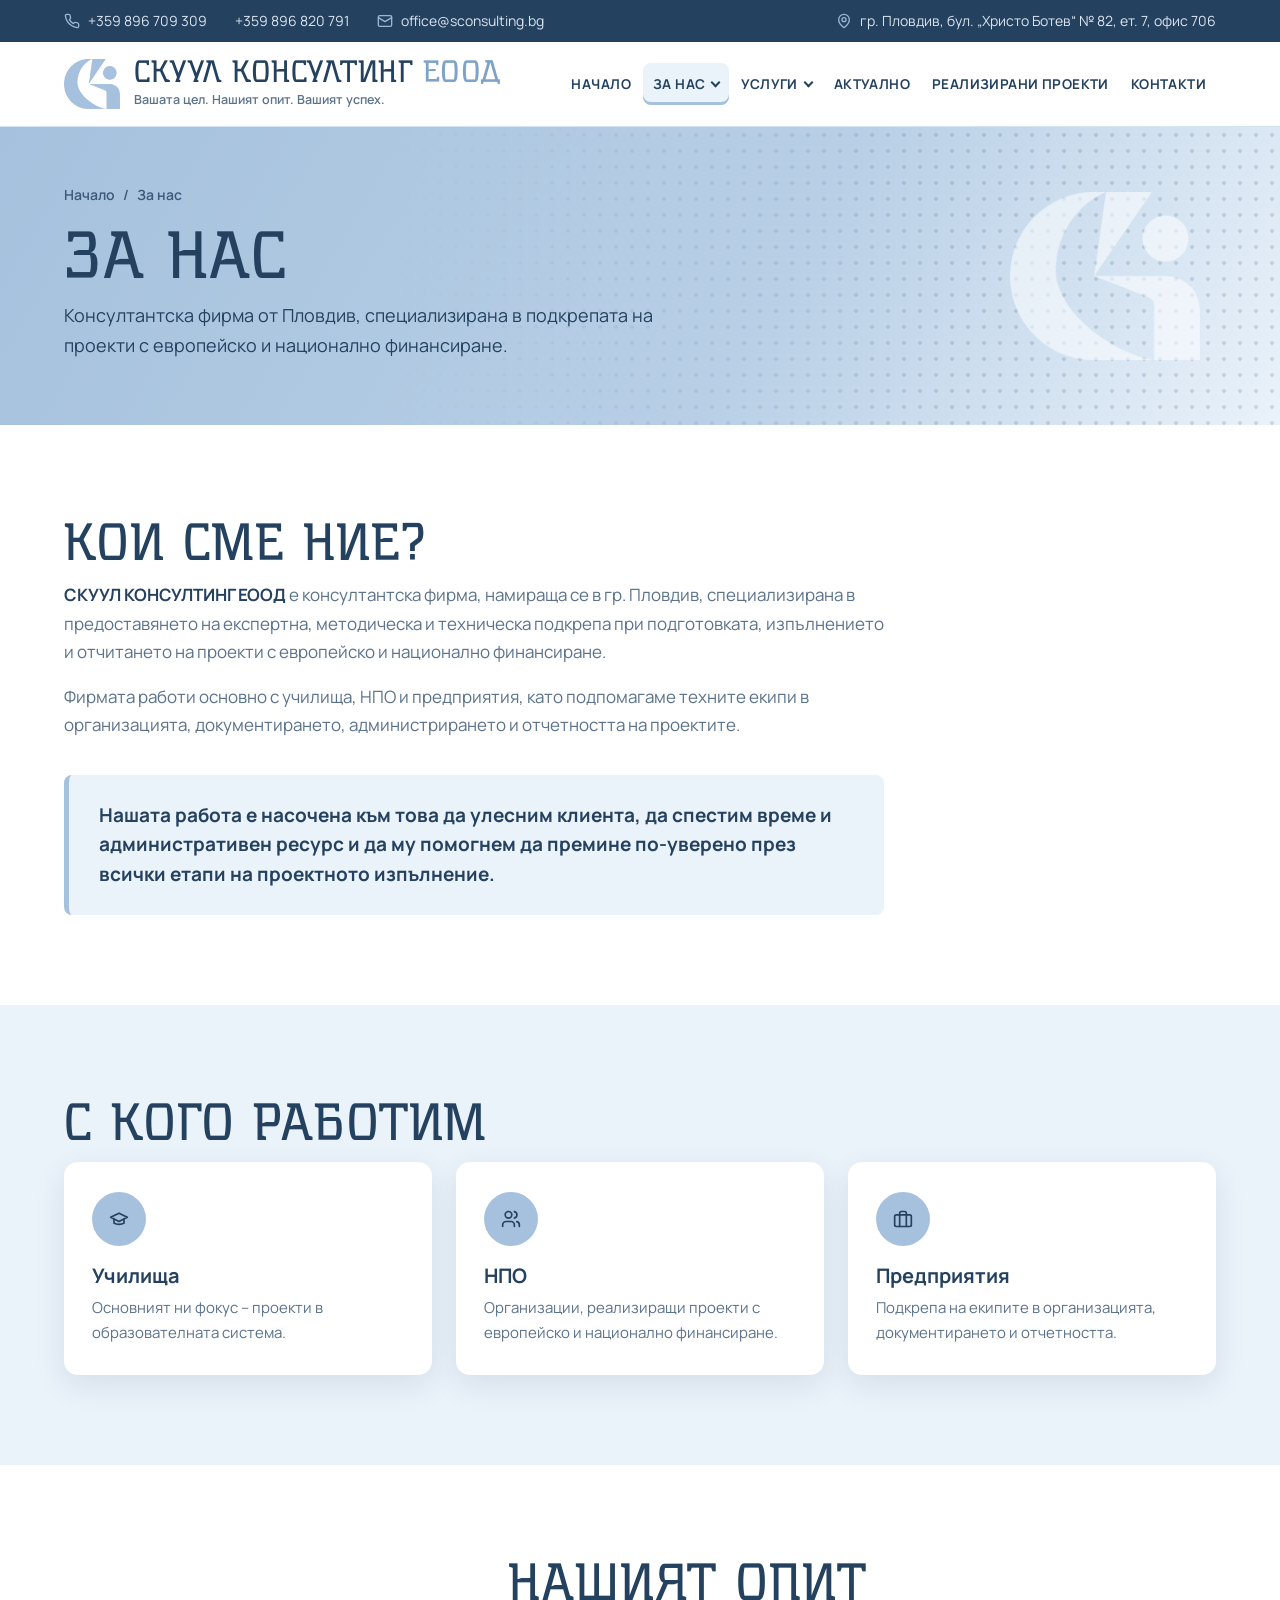
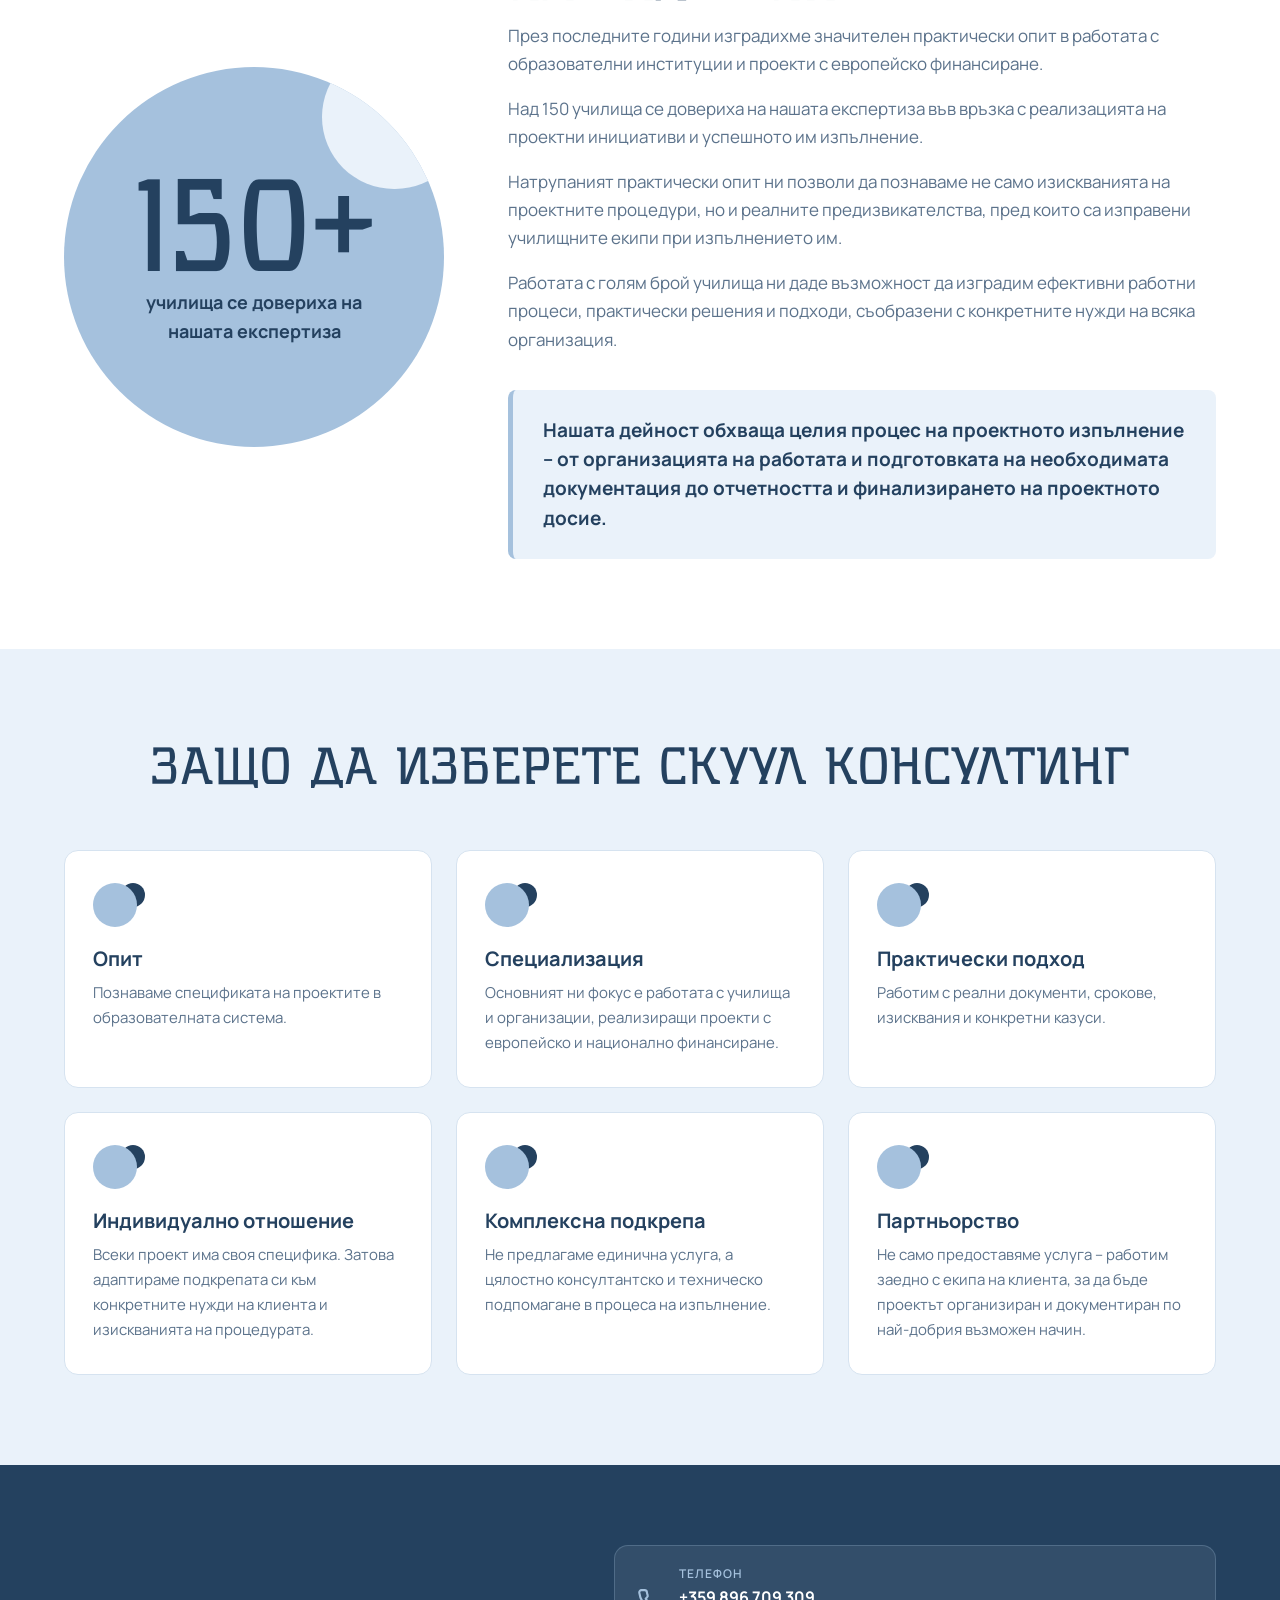
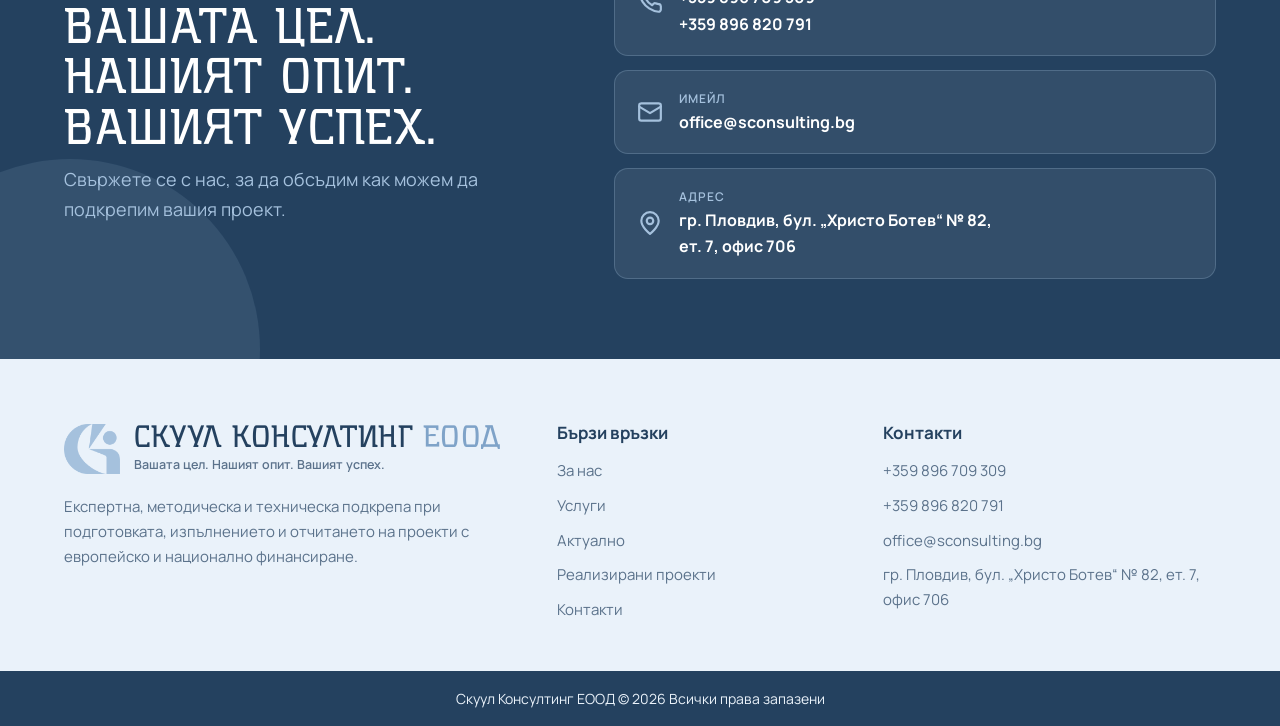
<file: za-nas.html>
<!doctype html>
<html lang="bg">
<head>
  <meta charset="utf-8">
  <meta name="viewport" content="width=device-width, initial-scale=1">
  <meta name="robots" content="noindex, nofollow">
  <title>За нас | Скуул Консултинг ЕООД</title>
  <meta name="description" content="Скуул Консултинг ЕООД – консултантска фирма от Пловдив. Над 150 училища се довериха на нашата експертиза.">
  <link rel="icon" type="image/png" href="assets/img/favicon.png">
  <link rel="preconnect" href="https://fonts.googleapis.com">
  <link rel="preconnect" href="https://fonts.gstatic.com" crossorigin>
  <link href="https://fonts.googleapis.com/css2?family=Manrope:wght@400;500;600;700;800&display=swap" rel="stylesheet">
  <link rel="stylesheet" href="css/styles.css?v=9">
</head>
<body>

  <!-- ========== TOP BAR ========== -->
  <div class="topbar">
    <div class="container topbar__inner">
      <a href="tel:+359896709309" class="topbar__item">
        <svg class="ico" viewBox="0 0 24 24"><path d="M22 16.9v3a2 2 0 0 1-2.2 2 19.8 19.8 0 0 1-8.6-3.1 19.5 19.5 0 0 1-6-6A19.8 19.8 0 0 1 2.1 4.2 2 2 0 0 1 4.1 2h3a2 2 0 0 1 2 1.7c.1 1 .4 1.9.7 2.8a2 2 0 0 1-.5 2.1L8 9.9a16 16 0 0 0 6 6l1.3-1.3a2 2 0 0 1 2.1-.4c.9.3 1.8.6 2.8.7a2 2 0 0 1 1.7 2z"/></svg>
        +359 896 709 309
      </a>
      <a href="tel:+359896820791" class="topbar__item topbar__item--hide-sm">+359 896 820 791</a>
      <a href="mailto:office@sconsulting.bg" class="topbar__item">
        <svg class="ico" viewBox="0 0 24 24"><rect x="2" y="4" width="20" height="16" rx="2"/><path d="m22 7-10 6L2 7"/></svg>
        office@sconsulting.bg
      </a>
      <span class="topbar__item topbar__item--hide-sm topbar__item--right">
        <svg class="ico" viewBox="0 0 24 24"><path d="M20 10c0 6-8 12-8 12s-8-6-8-12a8 8 0 0 1 16 0z"/><circle cx="12" cy="10" r="3"/></svg>
        гр. Пловдив, бул. „Христо Ботев“ № 82, ет. 7, офис 706
      </span>
    </div>
  </div>

  <!-- ========== HEADER / NAV ========== -->
  <header class="header" id="top">
    <div class="container header__inner">
      <a href="index.html" class="brand" aria-label="Скуул Консултинг ЕООД – начало">
        <img src="assets/img/logo-mark-blue.png" alt="" class="brand__mark" width="56" height="49">
        <span class="brand__text">
          <span class="brand__name">СКУУЛ КОНСУЛТИНГ <span>ЕООД</span></span>
          <span class="brand__tag">Вашата цел. Нашият опит. Вашият успех.</span>
        </span>
      </a>

      <button class="nav-toggle" aria-label="Меню" aria-expanded="false" aria-controls="main-nav">
        <span></span><span></span><span></span>
      </button>

      <!-- Основно меню – еднакво на всички страници; активният линк е с class="is-active" -->
      <nav class="nav" id="main-nav" aria-label="Основно меню">
        <ul class="nav__list">
          <li><a href="index.html">Начало</a></li>
          <li class="has-sub">
            <a href="za-nas.html" class="is-active" aria-current="page">За нас</a>
            <ul class="nav__sub">
              <li><a href="za-nas.html#koi-sme-nie">Кои сме ние</a></li>
              <li><a href="za-nas.html#opit">Нашият опит</a></li>
              <li><a href="za-nas.html#zashto-nas">Защо да ни изберете</a></li>
            </ul>
          </li>
          <li class="has-sub">
            <a href="uslugi.html">Услуги</a>
            <ul class="nav__sub">
              <li><a href="uslugi.html#podgotovka">Подготовка на проект</a></li>
              <li><a href="uslugi.html#izpalnenie">Изпълнение на проект</a></li>
              <li><a href="uslugi.html#otchitane">Отчитане на проект</a></li>
              <li><a href="uslugi.html#podhod">Нашият подход</a></li>
            </ul>
          </li>
          <li><a href="aktualno.html">Актуално</a></li>
          <li><a href="realizirani-proekti.html">Реализирани проекти</a></li>
          <li><a href="kontakti.html">Контакти</a></li>
        </ul>
      </nav>
    </div>
  </header>

  <main>

    <!-- ========== ЗАГЛАВИЕ НА СТРАНИЦАТА ========== -->
    <section class="page-hero">
      <div class="hero__dots" aria-hidden="true"></div>
      <img src="assets/img/logo-mark-white.png" alt="" class="hero__mark" aria-hidden="true">
      <div class="container">
        <nav class="breadcrumb" aria-label="Навигационна пътека"><a href="index.html">Начало</a><span>/</span><span>За нас</span></nav>
        <h1 class="page-hero__title">За нас</h1>
        <p class="page-hero__lead">Консултантска фирма от Пловдив, специализирана в подкрепата на проекти с европейско и национално финансиране.</p>
      </div>
    </section>

    <!-- ========== КОИ СМЕ НИЕ ========== -->
    <section class="section" id="koi-sme-nie">
      <div class="container">
        <h2 class="section__title">Кои сме ние?</h2>
        <div class="prose">
          <p><strong>СКУУЛ КОНСУЛТИНГ ЕООД</strong> е консултантска фирма, намираща се в гр. Пловдив, специализирана в предоставянето на експертна, методическа и техническа подкрепа при подготовката, изпълнението и отчитането на проекти с европейско и национално финансиране.</p>
          <p>Фирмата работи основно с училища, НПО и предприятия, като подпомагаме техните екипи в организацията, документирането, администрирането и отчетността на проектите.</p>
          <p class="highlight">Нашата работа е насочена към това да улесним клиента, да спестим време и административен ресурс и да му помогнем да премине по-уверено през всички етапи на проектното изпълнение.</p>
        </div>
      </div>
    </section>

    <!-- ========== С КОГО РАБОТИМ ========== -->
    <section class="section section--tint">
      <div class="container">
        <h2 class="section__title">С кого работим</h2>
        <div class="audience">
          <article class="audience__card">
            <span class="panel__icon"><svg class="ico" viewBox="0 0 24 24"><path d="M22 10 12 5 2 10l10 5 10-5z"/><path d="M6 12v5c3 2 9 2 12 0v-5"/></svg></span>
            <h3>Училища</h3>
            <p>Основният ни фокус – проекти в образователната система.</p>
          </article>
          <article class="audience__card">
            <span class="panel__icon"><svg class="ico" viewBox="0 0 24 24"><path d="M16 21v-2a4 4 0 0 0-4-4H6a4 4 0 0 0-4 4v2"/><circle cx="9" cy="7" r="4"/><path d="M22 21v-2a4 4 0 0 0-3-3.9M16 3.1a4 4 0 0 1 0 7.8"/></svg></span>
            <h3>НПО</h3>
            <p>Организации, реализиращи проекти с европейско и национално финансиране.</p>
          </article>
          <article class="audience__card">
            <span class="panel__icon"><svg class="ico" viewBox="0 0 24 24"><rect x="2" y="7" width="20" height="14" rx="2"/><path d="M16 21V5a2 2 0 0 0-2-2h-4a2 2 0 0 0-2 2v16"/></svg></span>
            <h3>Предприятия</h3>
            <p>Подкрепа на екипите в организацията, документирането и отчетността.</p>
          </article>
        </div>
      </div>
    </section>

    <!-- ========== НАШИЯТ ОПИТ ========== -->
    <section class="section" id="opit">
      <div class="container experience">
        <div class="experience__stat">
          <span class="experience__num">150+</span>
          <span class="experience__label">училища се довериха на нашата експертиза</span>
        </div>
        <div class="experience__text">
          <h2 class="section__title">Нашият опит</h2>
          <p>През последните години изградихме значителен практически опит в работата с образователни институции и проекти с европейско финансиране.</p>
          <p>Над 150 училища се довериха на нашата експертиза във връзка с реализацията на проектни инициативи и успешното им изпълнение.</p>
          <p>Натрупаният практически опит ни позволи да познаваме не само изискванията на проектните процедури, но и реалните предизвикателства, пред които са изправени училищните екипи при изпълнението им.</p>
          <p>Работата с голям брой училища ни даде възможност да изградим ефективни работни процеси, практически решения и подходи, съобразени с конкретните нужди на всяка организация.</p>
          <p class="highlight">Нашата дейност обхваща целия процес на проектното изпълнение – от организацията на работата и подготовката на необходимата документация до отчетността и финализирането на проектното досие.</p>
        </div>
      </div>
    </section>

    <!-- ========== ЗАЩО НАС ========== -->
    <section class="section section--tint" id="zashto-nas">
      <div class="container">
        <div class="section__header section__header--center">
          <h2 class="section__title">Защо да изберете Скуул Консултинг</h2>
        </div>
        <div class="why">
          <article class="why__card">
            <h3>Опит</h3>
            <p>Познаваме спецификата на проектите в образователната система.</p>
          </article>
          <article class="why__card">
            <h3>Специализация</h3>
            <p>Основният ни фокус е работата с училища и организации, реализиращи проекти с европейско и национално финансиране.</p>
          </article>
          <article class="why__card">
            <h3>Практически подход</h3>
            <p>Работим с реални документи, срокове, изисквания и конкретни казуси.</p>
          </article>
          <article class="why__card">
            <h3>Индивидуално отношение</h3>
            <p>Всеки проект има своя специфика. Затова адаптираме подкрепата си към конкретните нужди на клиента и изискванията на процедурата.</p>
          </article>
          <article class="why__card">
            <h3>Комплексна подкрепа</h3>
            <p>Не предлагаме единична услуга, а цялостно консултантско и техническо подпомагане в процеса на изпълнение.</p>
          </article>
          <article class="why__card">
            <h3>Партньорство</h3>
            <p>Не само предоставяме услуга – работим заедно с екипа на клиента, за да бъде проектът организиран и документиран по най-добрия възможен начин.</p>
          </article>
        </div>
      </div>
    </section>

    <!-- ========== КОНТАКТИ ========== -->
    <section class="contact">
      <span class="contact__circle" aria-hidden="true"></span>
      <div class="container contact__inner">
        <div class="contact__text">
          <h2>Вашата цел. Нашият опит. Вашият успех.</h2>
          <p>Свържете се с нас, за да обсъдим как можем да подкрепим вашия проект.</p>
        </div>
        <div class="contact__cards">
          <a href="tel:+359896709309" class="contact__card">
            <svg class="ico" viewBox="0 0 24 24"><path d="M22 16.9v3a2 2 0 0 1-2.2 2 19.8 19.8 0 0 1-8.6-3.1 19.5 19.5 0 0 1-6-6A19.8 19.8 0 0 1 2.1 4.2 2 2 0 0 1 4.1 2h3a2 2 0 0 1 2 1.7c.1 1 .4 1.9.7 2.8a2 2 0 0 1-.5 2.1L8 9.9a16 16 0 0 0 6 6l1.3-1.3a2 2 0 0 1 2.1-.4c.9.3 1.8.6 2.8.7a2 2 0 0 1 1.7 2z"/></svg>
            <span><small>Телефон</small>+359 896 709 309<br>+359 896 820 791</span>
          </a>
          <a href="mailto:office@sconsulting.bg" class="contact__card">
            <svg class="ico" viewBox="0 0 24 24"><rect x="2" y="4" width="20" height="16" rx="2"/><path d="m22 7-10 6L2 7"/></svg>
            <span><small>Имейл</small>office@sconsulting.bg</span>
          </a>
          <div class="contact__card">
            <svg class="ico" viewBox="0 0 24 24"><path d="M20 10c0 6-8 12-8 12s-8-6-8-12a8 8 0 0 1 16 0z"/><circle cx="12" cy="10" r="3"/></svg>
            <span><small>Адрес</small>гр. Пловдив, бул. „Христо Ботев“ № 82,<br>ет. 7, офис 706</span>
          </div>
        </div>
      </div>
    </section>

  </main>

  <!-- ========== FOOTER ========== -->
  <footer class="footer">
    <div class="container footer__inner">
      <div class="footer__brand">
        <a href="index.html" class="brand">
          <img src="assets/img/logo-mark-blue.png" alt="" class="brand__mark" width="56" height="49">
          <span class="brand__text">
            <span class="brand__name">СКУУЛ КОНСУЛТИНГ <span>ЕООД</span></span>
            <span class="brand__tag">Вашата цел. Нашият опит. Вашият успех.</span>
          </span>
        </a>
        <p>Експертна, методическа и техническа подкрепа при подготовката, изпълнението и отчитането на проекти с европейско и национално финансиране.</p>
      </div>
      <div class="footer__col">
        <h3>Бързи връзки</h3>
        <ul>
          <li><a href="za-nas.html">За нас</a></li>
          <li><a href="uslugi.html">Услуги</a></li>
          <li><a href="aktualno.html">Актуално</a></li>
          <li><a href="realizirani-proekti.html">Реализирани проекти</a></li>
          <li><a href="kontakti.html">Контакти</a></li>
        </ul>
      </div>
      <div class="footer__col">
        <h3>Контакти</h3>
        <ul>
          <li><a href="tel:+359896709309">+359 896 709 309</a></li>
          <li><a href="tel:+359896820791">+359 896 820 791</a></li>
          <li><a href="mailto:office@sconsulting.bg">office@sconsulting.bg</a></li>
          <li>гр. Пловдив, бул. „Христо Ботев“ № 82, ет. 7, офис 706</li>
        </ul>
      </div>
    </div>
    <div class="footer__bottom">
      <div class="container">Скуул Консултинг ЕООД © <span id="year">2026</span> Всички права запазени</div>
    </div>
  </footer>

  <a href="#top" class="to-top" aria-label="Към началото">
    <svg class="ico" viewBox="0 0 24 24"><path d="M12 19V5M6 11l6-6 6 6"/></svg>
  </a>

  <script src="js/main.js?v=2"></script>
</body>
</html>
</file>
<file: css/styles.css>
/* =========================================================
   Скуул Консултинг ЕООД – основни стилове
   Цветова гама 1: #EAF2FA / #A5C1DD / #24415F / #D9E8D7
   ========================================================= */

@font-face {
  font-family: "Balezdrov";
  src: url("../assets/fonts/balezdrov11-Regular.otf") format("opentype");
  font-weight: 400;
  font-style: normal;
  font-display: swap;
}

:root {
  --c-bg-light: #EAF2FA;   /* фон, секции */
  --c-primary: #A5C1DD;    /* основен цвят, елементи */
  --c-navy: #24415F;       /* заглавия, текст, навигация */
  --c-green: #D9E8D7;      /* акценти, успех */

  --c-primary-deep: #7FA3C8;
  --c-navy-soft: #3A5878;
  --c-text: #24415F;
  --c-muted: #5B728B;
  --c-border: #D6E3F0;
  --c-white: #FFFFFF;
  --c-green-deep: #5F8F5A;

  --font-body: "Manrope", "Segoe UI", Arial, sans-serif;
  --font-display: "Balezdrov", "Manrope", sans-serif;

  --radius: 14px;
  --radius-sm: 8px;
  --shadow: 0 10px 30px rgba(36, 65, 95, .10);
  --shadow-lg: 0 20px 50px rgba(36, 65, 95, .16);
  --container: 1200px;
}

*, *::before, *::after { box-sizing: border-box; }

html { scroll-behavior: smooth; scroll-padding-top: 96px; }

body {
  margin: 0;
  font-family: var(--font-body);
  font-size: 16px;
  line-height: 1.65;
  color: var(--c-text);
  background: var(--c-white);
  -webkit-font-smoothing: antialiased;
  /* без българските курсивни форми на Manrope (т, д, г) – по-четим текст */
  font-feature-settings: "locl" 0;
}

/* Дисплейният шрифт се използва с главни букви, както в брандбука */
.hero__title, .section__title, .services-card__head, .contact__text h2, .benefit {
  text-transform: uppercase;
  letter-spacing: .02em;
}

img { max-width: 100%; height: auto; display: block; }
a { color: inherit; text-decoration: none; }
h1, h2, h3 { margin: 0; line-height: 1.2; }
p { margin: 0 0 1em; }
p:last-child { margin-bottom: 0; }

.container {
  width: 100%;
  max-width: var(--container);
  margin: 0 auto;
  padding: 0 24px;
}

.ico {
  width: 20px; height: 20px;
  fill: none; stroke: currentColor; stroke-width: 2;
  stroke-linecap: round; stroke-linejoin: round;
  flex-shrink: 0;
}

/* ---------- Buttons & links ---------- */
.btn {
  display: inline-flex; align-items: center; gap: 10px;
  padding: 14px 26px;
  border-radius: var(--radius-sm);
  font-weight: 700; font-size: 15px;
  transition: transform .15s ease, background .2s ease, box-shadow .2s ease;
}
.btn:hover { transform: translateY(-2px); }
.btn--primary { background: var(--c-navy); color: var(--c-white); box-shadow: 0 8px 20px rgba(36,65,95,.25); }
.btn--primary:hover { background: var(--c-navy-soft); }
.btn--light { background: var(--c-bg-light); color: var(--c-navy); }
.btn--light:hover { background: var(--c-white); }

.link-more {
  display: inline-block;
  font-weight: 700; font-size: 15px;
  color: var(--c-navy);
  border-bottom: 2px solid var(--c-primary);
  padding-bottom: 2px;
  transition: border-color .2s;
}
.link-more:hover { border-color: var(--c-navy); }

/* ---------- Top bar ---------- */
.topbar {
  background: var(--c-navy);
  color: var(--c-bg-light);
  font-size: 14px;
}
.topbar__inner { display: flex; align-items: center; gap: 28px; min-height: 42px; flex-wrap: wrap; }
.topbar__item { display: inline-flex; align-items: center; gap: 8px; opacity: .92; }
.topbar__item .ico { width: 16px; height: 16px; color: var(--c-primary); }
a.topbar__item:hover { opacity: 1; color: var(--c-white); }
.topbar__item--right { margin-left: auto; }

/* ---------- Header ---------- */
.header {
  position: sticky; top: 0; z-index: 50;
  background: rgba(255,255,255,.96);
  backdrop-filter: blur(8px);
  border-bottom: 1px solid var(--c-border);
}
.header__inner { display: flex; align-items: center; justify-content: space-between; min-height: 84px; gap: 24px; }

.brand { display: flex; align-items: center; gap: 14px; }
.brand__mark { width: 56px; height: auto; }
.brand__text { display: flex; flex-direction: column; }
.brand__name {
  font-family: var(--font-display);
  font-size: 26px; line-height: 1;
  color: var(--c-navy);
  letter-spacing: .02em;
}
.brand__name span { color: var(--c-primary-deep); }
.brand__tag { font-size: 12.5px; color: var(--c-muted); margin-top: 6px; font-weight: 600; }

.nav__list { list-style: none; display: flex; gap: 2px; margin: 0; padding: 0; }
.nav__list > li { position: relative; }
.nav__list > li > a {
  display: block; padding: 10px 10px;
  font-weight: 700; font-size: 13.5px; letter-spacing: .03em; text-transform: uppercase; white-space: nowrap;
  color: var(--c-navy);
  border-radius: var(--radius-sm);
  transition: background .2s;
}
.nav__list > li > a:hover { background: var(--c-bg-light); }
.nav__list > li > a.is-active { background: var(--c-bg-light); box-shadow: inset 0 -3px 0 var(--c-primary); }
.has-sub > a::after {
  content: ""; display: inline-block; margin-left: 7px; vertical-align: 3px;
  border: solid currentColor; border-width: 0 2px 2px 0; padding: 2.5px;
  transform: rotate(45deg);
}
.nav__sub {
  list-style: none; margin: 0; padding: 8px;
  position: absolute; top: 100%; left: 0; min-width: 240px;
  background: var(--c-white); border-radius: var(--radius);
  box-shadow: var(--shadow-lg); border-top: 3px solid var(--c-primary);
  opacity: 0; visibility: hidden; transform: translateY(8px);
  transition: all .2s ease;
}
.has-sub:hover .nav__sub, .has-sub:focus-within .nav__sub { opacity: 1; visibility: visible; transform: translateY(0); }
.nav__sub a { display: block; padding: 10px 14px; border-radius: var(--radius-sm); font-weight: 600; font-size: 15px; }
.nav__sub a:hover { background: var(--c-bg-light); }

.nav-toggle {
  display: none; width: 46px; height: 46px; border: 0; border-radius: var(--radius-sm);
  background: var(--c-navy); cursor: pointer; padding: 12px; flex-direction: column; justify-content: space-between;
}
.nav-toggle span { display: block; height: 2px; background: var(--c-white); border-radius: 2px; transition: transform .2s, opacity .2s; }
.nav-toggle[aria-expanded="true"] span:nth-child(1) { transform: translateY(8px) rotate(45deg); }
.nav-toggle[aria-expanded="true"] span:nth-child(2) { opacity: 0; }
.nav-toggle[aria-expanded="true"] span:nth-child(3) { transform: translateY(-8px) rotate(-45deg); }

/* ---------- Hero ---------- */
.hero {
  position: relative; overflow: hidden;
  background: linear-gradient(120deg, var(--c-primary) 0%, #B8CFE6 55%, var(--c-bg-light) 100%);
  padding: 80px 0 130px;
}
.hero__dots {
  position: absolute; inset: 0;
  background-image: radial-gradient(rgba(36,65,95,.16) 1.6px, transparent 1.8px);
  background-size: 16px 16px;
  -webkit-mask-image: linear-gradient(90deg, transparent 30%, #000 75%);
          mask-image: linear-gradient(90deg, transparent 30%, #000 75%);
}
.hero__circle { position: absolute; border-radius: 50%; background: var(--c-white); opacity: .35; }
.hero__circle--1 { width: 420px; height: 420px; right: -120px; top: -160px; }
.hero__circle--2 { width: 120px; height: 120px; right: 340px; bottom: 40px; opacity: .45; }
.hero__circle--3 { width: 48px; height: 48px; right: 290px; top: 70px; opacity: .6; }
.hero__mark {
  position: absolute; width: 300px; opacity: .55;
  right: max(40px, calc((100vw - var(--container)) / 2 + 40px)); top: 56px;
}
.hero__inner { position: relative; }
.hero__content { max-width: 720px; }
.hero__kicker { font-weight: 700; font-size: 17px; color: var(--c-navy-soft); margin-bottom: 18px; }
.hero__title {
  font-family: var(--font-display);
  font-weight: 400;
  font-size: clamp(38px, 5.2vw, 64px);
  line-height: 1.05;
  color: var(--c-navy);
  margin-bottom: 22px;
}
.hero__lead { font-size: 18px; max-width: 600px; color: var(--c-navy); margin-bottom: 32px; }
.hero__actions { display: flex; gap: 14px; flex-wrap: wrap; }

/* ---------- Page hero (вътрешни страници) ---------- */
.page-hero {
  position: relative; overflow: hidden;
  background: linear-gradient(120deg, var(--c-primary) 0%, #B8CFE6 60%, var(--c-bg-light) 100%);
  padding: 56px 0 64px;
}
.page-hero .hero__mark { width: 190px; top: 50%; transform: translateY(-50%); }
.page-hero__title {
  position: relative;
  font-family: var(--font-display); font-weight: 400;
  font-size: clamp(34px, 4.6vw, 56px);
  text-transform: uppercase; letter-spacing: .02em;
  color: var(--c-navy);
}
.page-hero__lead { position: relative; max-width: 640px; font-size: 18px; margin-top: 14px; }
.breadcrumb { position: relative; display: flex; gap: 8px; font-size: 14px; font-weight: 600; color: var(--c-navy-soft); margin-bottom: 14px; }
.breadcrumb a:hover { text-decoration: underline; }

/* ---------- Text blocks ---------- */
.prose { max-width: 820px; }
.prose p { color: var(--c-muted); font-size: 17px; }
.prose p strong { color: var(--c-navy); }
.highlight, .prose p.highlight, .experience__text p.highlight {
  margin: 36px 0 0; padding: 26px 30px;
  background: var(--c-bg-light); border-left: 5px solid var(--c-primary); border-radius: var(--radius-sm);
  font-size: 19px; font-weight: 700; line-height: 1.55; color: var(--c-navy);
}
.audience { display: grid; grid-template-columns: repeat(3, 1fr); gap: 24px; }
.audience__card { padding: 30px 28px; border-radius: var(--radius); background: var(--c-white); box-shadow: var(--shadow); }
.audience__card .panel__icon { width: 54px; height: 54px; margin-bottom: 18px; background: var(--c-primary); }
.audience__card h3 { font-size: 20px; margin-bottom: 8px; }
.audience__card p { color: var(--c-muted); font-size: 15px; }

/* ---------- Service blocks (страница „Услуги“) ---------- */
.service-block {
  display: grid; grid-template-columns: 300px 1fr; gap: 48px; align-items: start;
  padding: 48px 0; border-top: 1px solid var(--c-border);
}
.service-block:first-of-type { border-top: 0; padding-top: 0; }
.service-block__head .services-card__icon { width: 64px; height: 64px; margin-bottom: 18px; }
.service-block__head .services-card__icon .ico { width: 28px; height: 28px; }
.service-block__head h2 { font-size: 26px; }
.service-block .services__list { grid-template-columns: 1fr 1fr; }

/* ---------- Contact page ---------- */
.contact-page { display: grid; grid-template-columns: 1fr 1.3fr; gap: 40px; align-items: stretch; }
.contact-page .contact__cards { align-content: start; }
.contact-page .contact__card { background: var(--c-bg-light); border-color: var(--c-border); color: var(--c-navy); }
.contact-page a.contact__card:hover { background: var(--c-primary); }
.contact-page .contact__card .ico { color: var(--c-navy); }
.contact-page .contact__card small { color: var(--c-muted); }
.map { min-height: 380px; border-radius: var(--radius); overflow: hidden; box-shadow: var(--shadow); background: var(--c-bg-light); }
.map iframe { width: 100%; height: 100%; min-height: 380px; border: 0; display: block; }

/* ---------- Stats (начална страница) ---------- */
.stats { position: relative; z-index: 2; margin-top: -64px; }
.stats__grid {
  display: grid; grid-template-columns: repeat(4, 1fr);
  background: var(--c-white); border-radius: var(--radius); box-shadow: var(--shadow-lg);
}
.stat { padding: 28px 24px; text-align: center; border-left: 1px solid var(--c-border); }
.stat:first-child { border-left: 0; }
.stat__num { display: block; font-family: var(--font-display); font-size: 52px; line-height: 1; color: var(--c-navy); }
.stat__label { display: block; margin-top: 8px; font-size: 14px; font-weight: 600; color: var(--c-muted); }

/* ---------- Gateway tiles (начална страница) ---------- */
.gateway-section { padding-top: 72px; }
.gateway { display: grid; grid-template-columns: repeat(3, 1fr); gap: 24px; }
.tile {
  position: relative; overflow: hidden;
  display: flex; flex-direction: column;
  padding: 34px 30px 30px;
  background: var(--c-bg-light); border-radius: var(--radius);
  transition: transform .2s, box-shadow .2s;
}
.tile:hover { transform: translateY(-4px); box-shadow: var(--shadow-lg); }
.tile::after {
  content: ""; position: absolute; width: 160px; height: 160px; border-radius: 50%;
  background: var(--c-primary); opacity: .25; right: -50px; top: -60px;
}
.tile__icon {
  display: grid; place-items: center; width: 56px; height: 56px; border-radius: 50%;
  background: var(--c-navy); color: var(--c-white); margin-bottom: 22px;
}
.tile__icon .ico { width: 24px; height: 24px; }
.tile__title {
  font-family: var(--font-display); font-weight: 400;
  font-size: 34px; text-transform: uppercase; letter-spacing: .02em;
  margin-bottom: 10px;
}
.tile__title a:hover { color: var(--c-navy-soft); }
.tile > p { color: var(--c-muted); margin-bottom: 20px; }
.tile__links { list-style: none; margin: 0 0 24px; padding: 0; border-top: 1px solid var(--c-border); }
.tile__links a {
  display: block; padding: 11px 0; border-bottom: 1px solid var(--c-border);
  font-weight: 700; font-size: 15px; transition: padding .2s, color .2s;
}
.tile__links a:hover { padding-left: 6px; color: var(--c-navy-soft); }
.tile__chips { list-style: none; margin: 0 0 24px; padding: 0; display: flex; flex-wrap: wrap; gap: 8px; }
.tile__chips li { padding: 6px 12px; border-radius: 999px; background: var(--c-white); font-size: 13.5px; font-weight: 700; }
.tile__more {
  margin-top: auto; display: inline-flex; align-items: center; gap: 8px;
  font-weight: 800; font-size: 15px; color: var(--c-navy);
}
.tile__more:hover { gap: 12px; }
.tile--accent { background: var(--c-navy); color: var(--c-white); }
.tile--accent > p { color: var(--c-primary); }
.tile--accent .tile__icon { background: var(--c-primary); color: var(--c-navy); }
.tile--accent .tile__title a:hover, .tile--accent .tile__links a:hover { color: var(--c-primary); }
.tile--accent .tile__links, .tile--accent .tile__links a { border-color: rgba(165,193,221,.25); }
.tile--accent .tile__more { color: var(--c-white); }
.tile--accent::after { opacity: .12; }

/* ---------- Intro row ---------- */
.intro { position: relative; z-index: 2; padding-bottom: 40px; }
.intro__grid {
  display: grid;
  grid-template-columns: 1fr 1fr 340px;
  gap: 28px;
  align-items: start;
}

.panel {
  margin-top: -60px;
  background: var(--c-white);
  border-radius: var(--radius);
  box-shadow: var(--shadow);
  overflow: hidden;
}
.panel__head {
  background: var(--c-navy); color: var(--c-white);
  font-size: 14px; font-weight: 800; letter-spacing: .08em; text-transform: uppercase;
  padding: 16px 24px;
}
.panel__body { padding: 24px; }
.panel__body p { color: var(--c-muted); }
.panel__body .link-more { margin-top: 6px; }
.panel__list { list-style: none; margin: 0; padding: 8px 12px; }
.panel__list li {
  display: flex; gap: 14px; align-items: flex-start;
  padding: 14px 12px; border-bottom: 1px solid var(--c-border);
}
.panel__list li:last-child { border-bottom: 0; }
.panel__list strong { display: block; font-size: 16px; }
.panel__list small { display: block; color: var(--c-muted); font-size: 14px; line-height: 1.5; }
.panel__icon {
  display: grid; place-items: center; flex-shrink: 0;
  width: 42px; height: 42px; border-radius: 50%;
  background: var(--c-bg-light); color: var(--c-navy);
}

.services-card {
  margin-top: -190px;
  background: var(--c-white);
  border-radius: var(--radius);
  box-shadow: var(--shadow-lg);
  padding: 10px;
}
.services-card__head {
  font-family: var(--font-display); font-weight: 400;
  font-size: 30px; color: var(--c-navy);
  padding: 14px 16px 10px;
}
.services-card__item {
  display: flex; align-items: center; gap: 14px;
  padding: 16px; margin-top: 6px;
  background: var(--c-bg-light); border-radius: var(--radius-sm);
  font-weight: 700; font-size: 15px; line-height: 1.35;
  transition: background .2s, transform .2s;
}
.services-card__item:hover { background: var(--c-primary); transform: translateX(4px); }
.services-card__icon {
  display: grid; place-items: center; flex-shrink: 0;
  width: 40px; height: 40px; border-radius: 50%;
  background: var(--c-navy); color: var(--c-white);
}
.services-card__icon .ico { width: 18px; height: 18px; }

/* ---------- Mission ---------- */
.mission { padding: 40px 0 70px; }
.mission__text {
  position: relative;
  max-width: 900px; margin: 0 auto; text-align: center;
  font-size: clamp(20px, 2.4vw, 26px); font-weight: 700; line-height: 1.5;
  color: var(--c-navy);
}
.mission__text::after {
  content: ""; display: block; width: 72px; height: 6px; border-radius: 6px;
  background: var(--c-green); margin: 28px auto 0;
}

/* ---------- Sections ---------- */
.section { padding: 90px 0; }
.section--tint { background: var(--c-bg-light); }
.section__header { display: flex; align-items: flex-end; justify-content: space-between; gap: 32px; margin-bottom: 44px; }
.section__header--center { justify-content: center; text-align: center; }
.section__title {
  font-family: var(--font-display); font-weight: 400;
  font-size: clamp(30px, 3.6vw, 44px);
  color: var(--c-navy);
  margin-bottom: 14px;
}
.section__intro { max-width: 680px; color: var(--c-muted); font-size: 17px; }
.section__header .link-more { white-space: nowrap; }

/* ---------- Experience ---------- */
.experience { display: grid; grid-template-columns: 380px 1fr; gap: 64px; align-items: center; }
.experience__stat {
  position: relative; overflow: hidden;
  aspect-ratio: 1; border-radius: 50%;
  background: var(--c-primary);
  display: flex; flex-direction: column; align-items: center; justify-content: center; text-align: center;
  padding: 50px;
}
.experience__stat::before {
  content: ""; position: absolute; width: 38%; aspect-ratio: 1; border-radius: 50%;
  background: var(--c-bg-light); top: -6%; right: -6%;
}
.experience__num { position: relative; font-family: var(--font-display); font-size: 110px; line-height: 1; color: var(--c-navy); }
.experience__label { position: relative; font-weight: 700; font-size: 18px; color: var(--c-navy); max-width: 220px; margin-top: 10px; }
.experience__text p { color: var(--c-muted); font-size: 17px; }

/* ---------- Steps (подход) ---------- */
.steps { display: grid; grid-template-columns: repeat(3, 1fr); gap: 24px; }
.step {
  background: var(--c-white); border-radius: var(--radius);
  box-shadow: var(--shadow); overflow: hidden;
  transition: transform .2s, box-shadow .2s;
}
.step:hover { transform: translateY(-4px); box-shadow: var(--shadow-lg); }
.step__top {
  position: relative; height: 130px;
  background: linear-gradient(135deg, var(--c-navy) 0%, var(--c-navy-soft) 100%);
  display: flex; align-items: center; justify-content: space-between; padding: 0 28px;
  color: var(--c-primary);
  overflow: hidden;
}
.step__top::after {
  content: ""; position: absolute; width: 140px; height: 140px; border-radius: 50%;
  background: rgba(165,193,221,.15); right: -30px; bottom: -60px;
}
.step__num { font-family: var(--font-display); font-size: 64px; line-height: 1; color: var(--c-white); }
.step__top .ico { width: 40px; height: 40px; stroke-width: 1.6; position: relative; z-index: 1; }
.step__body { padding: 24px 28px 28px; }
.step__cat { display: block; font-size: 12px; font-weight: 800; letter-spacing: .1em; text-transform: uppercase; color: var(--c-primary-deep); margin-bottom: 6px; }
.step h3 { font-size: 21px; margin-bottom: 10px; }
.step p { color: var(--c-muted); font-size: 15px; }

/* ---------- Services ---------- */
.services { display: grid; grid-template-columns: 360px 1fr; gap: 64px; align-items: start; }
.services__intro { position: sticky; top: 120px; }
.services__intro p { color: var(--c-muted); font-size: 17px; margin-bottom: 28px; }
.services__list {
  list-style: none; margin: 0; padding: 0;
  display: grid; grid-template-columns: 1fr 1fr; gap: 14px;
}
.services__list li {
  position: relative;
  padding: 18px 20px 18px 58px;
  background: var(--c-bg-light); border-radius: var(--radius-sm);
  font-weight: 600; line-height: 1.45;
  border-left: 4px solid var(--c-primary);
}
.services__list li::before {
  content: ""; position: absolute; left: 20px; top: 50%; transform: translateY(-50%);
  width: 24px; height: 24px; border-radius: 50%;
  background: var(--c-green) url("data:image/svg+xml,%3Csvg xmlns='http://www.w3.org/2000/svg' viewBox='0 0 24 24' fill='none' stroke='%235F8F5A' stroke-width='3' stroke-linecap='round' stroke-linejoin='round'%3E%3Cpath d='M20 6 9 17l-5-5'/%3E%3C/svg%3E") center/14px no-repeat;
}

/* ---------- Benefits ---------- */
.benefits { background: var(--c-green); padding: 34px 0; }
.benefits__inner { display: flex; flex-wrap: wrap; justify-content: center; gap: 12px 14px; }
.benefit {
  font-family: var(--font-display);
  font-size: 22px; color: var(--c-navy);
  background: rgba(255,255,255,.65);
  padding: 10px 22px; border-radius: 999px;
}

/* ---------- Why ---------- */
.why { display: grid; grid-template-columns: repeat(3, 1fr); gap: 24px; }
.why__card {
  position: relative;
  padding: 32px 28px;
  border: 1px solid var(--c-border); border-radius: var(--radius);
  background: var(--c-white);
  transition: border-color .2s, box-shadow .2s;
}
.why__card::before {
  content: ""; display: block; width: 44px; height: 44px; border-radius: 50%;
  background: var(--c-primary); margin-bottom: 20px;
  box-shadow: 18px -10px 0 -10px var(--c-navy);
}
.why__card:hover { border-color: var(--c-primary); box-shadow: var(--shadow); }
.why__card h3 { font-size: 20px; margin-bottom: 10px; }
.why__card p { color: var(--c-muted); font-size: 15px; }

/* ---------- Contact ---------- */
.contact {
  position: relative; overflow: hidden;
  background: var(--c-navy); color: var(--c-white);
  padding: 80px 0;
}
.contact__circle {
  position: absolute; width: 380px; height: 380px; border-radius: 50%;
  background: var(--c-primary); opacity: .12; left: -120px; bottom: -180px;
}
.contact__inner { position: relative; display: grid; grid-template-columns: 1fr 1.2fr; gap: 48px; align-items: center; }
.contact__text h2 { font-family: var(--font-display); font-weight: 400; font-size: clamp(30px, 3.4vw, 42px); margin-bottom: 14px; }
.contact__text p { color: var(--c-primary); font-size: 18px; }
.contact__cards { display: grid; gap: 14px; }
.contact__card {
  display: flex; gap: 16px; align-items: center;
  padding: 18px 22px; border-radius: var(--radius);
  background: rgba(255,255,255,.07); border: 1px solid rgba(165,193,221,.25);
  font-weight: 700; transition: background .2s;
}
a.contact__card:hover { background: rgba(255,255,255,.14); }
.contact__card .ico { width: 26px; height: 26px; color: var(--c-primary); }
.contact__card small { display: block; font-weight: 600; font-size: 12px; letter-spacing: .08em; text-transform: uppercase; color: var(--c-primary); }

/* ---------- Footer ---------- */
.footer { background: var(--c-bg-light); padding-top: 64px; }
.footer__inner { display: grid; grid-template-columns: 1.6fr 1fr 1.2fr; gap: 48px; padding-bottom: 48px; }
.footer__brand p { color: var(--c-muted); margin-top: 20px; max-width: 420px; font-size: 15px; }
.footer__col h3 { font-size: 17px; margin-bottom: 16px; }
.footer__col ul { list-style: none; margin: 0; padding: 0; display: grid; gap: 10px; color: var(--c-muted); font-size: 15px; }
.footer__col a:hover { color: var(--c-navy); text-decoration: underline; }
.footer__bottom { background: var(--c-navy); color: var(--c-bg-light); text-align: center; font-size: 14px; padding: 16px 0; }

/* ---------- Новини (начало и „Актуално“) ---------- */
.news-list { display: grid; gap: 28px; }
.news-card {
  display: grid; grid-template-columns: 1.2fr 1fr;
  background: var(--c-white); border-radius: var(--radius);
  box-shadow: var(--shadow); overflow: hidden;
}
.news-card__media { display: block; background: var(--c-bg-light); }
.news-card__media img { width: 100%; height: 100%; object-fit: cover; }
.news-card__body { display: flex; flex-direction: column; align-items: flex-start; padding: 34px 36px; }
.news-card__tag {
  padding: 5px 12px; margin-bottom: 14px; border-radius: 999px;
  background: var(--c-green); font-size: 12px; font-weight: 800; letter-spacing: .08em; text-transform: uppercase;
}
.news-card__title { font-size: 21px; font-weight: 800; line-height: 1.35; margin-bottom: 18px; }
.news-card__title a:hover { color: var(--c-navy-soft); }
.news-card__facts { list-style: none; margin: 0 0 22px; padding: 0; display: grid; gap: 8px; color: var(--c-muted); font-size: 15px; }
.news-card__facts strong { color: var(--c-navy); }

/* ---------- Отделна новина ---------- */
.article { max-width: 868px; }
.article__image { width: 100%; border-radius: var(--radius); box-shadow: var(--shadow); }
.article__heading { font-size: 26px; margin: 44px 0 14px; }
.article__text { color: var(--c-muted); font-size: 17px; }
.article__back { margin-top: 36px; }
.facts { display: grid; grid-template-columns: repeat(3, 1fr); gap: 14px; margin: 28px 0 0; }
.fact { display: flex; flex-direction: column-reverse; justify-content: flex-end; gap: 8px; padding: 22px; background: var(--c-bg-light); border-radius: var(--radius-sm); }
.fact dt { font-size: 14px; font-weight: 600; line-height: 1.45; color: var(--c-muted); }
.fact dd { margin: 0; font-size: 21px; font-weight: 800; line-height: 1.3; color: var(--c-navy); }
.activities { display: grid; gap: 14px; }
.activity { padding: 24px 28px; border: 1px solid var(--c-border); border-left: 4px solid var(--c-primary); border-radius: var(--radius-sm); }
.activity p { color: var(--c-muted); font-size: 16px; }
.activity p strong { color: var(--c-navy); }

/* ---------- Отзиви ---------- */
.testimonials { columns: 2; column-gap: 24px; }
.testimonial {
  break-inside: avoid; margin: 0 0 24px; padding: 32px 30px;
  background: var(--c-bg-light); border-left: 5px solid var(--c-primary); border-radius: var(--radius-sm);
}
.testimonial blockquote { margin: 0 0 20px; font-size: 17px; font-weight: 600; line-height: 1.6; }
.testimonial figcaption { font-size: 14px; line-height: 1.5; color: var(--c-muted); }
.testimonial figcaption strong { display: block; font-size: 16px; color: var(--c-navy); }
.tile__quote { margin: 0 0 24px; padding: 16px 0 0; border-top: 1px solid var(--c-border); font-size: 15px; font-weight: 700; line-height: 1.5; }
.tile__quote cite { display: block; margin-top: 10px; font-style: normal; font-size: 13.5px; font-weight: 600; color: var(--c-muted); }

/* ---------- Back to top ---------- */
.to-top {
  position: fixed; right: 28px; bottom: 28px; z-index: 40;
  width: 54px; height: 54px; border-radius: 50%;
  display: grid; place-items: center;
  background: var(--c-navy); color: var(--c-white);
  box-shadow: var(--shadow-lg);
  opacity: 0; visibility: hidden; transform: translateY(12px);
  transition: all .25s ease;
}
.to-top.is-visible { opacity: 1; visibility: visible; transform: none; }
.to-top:hover { background: var(--c-navy-soft); }

/* =========================================================
   Responsive
   ========================================================= */
@media (max-width: 1200px) {
  .header .brand__name span { display: none; }
  .news-card { grid-template-columns: 1fr; }
}

@media (max-width: 1100px) {
  .intro__grid { grid-template-columns: 1fr 1fr; }
  .services-card { grid-column: 1 / -1; margin-top: 0; order: -1; display: grid; grid-template-columns: repeat(3, 1fr); gap: 8px; }
  .services-card__head { grid-column: 1 / -1; }
  .services-card__item { margin-top: 0; }
  .intro { padding-top: 0; }
  .services-card { margin-top: -70px; }
  .panel { margin-top: 0; }
  .experience { grid-template-columns: 300px 1fr; gap: 48px; }
  .experience__num { font-size: 84px; }
  .services { grid-template-columns: 1fr; gap: 32px; }
  .services__intro { position: static; }
  .topbar__item--right { display: none; }
  .service-block { grid-template-columns: 1fr; gap: 24px; }
  .contact-page { grid-template-columns: 1fr; }
  .brand__name { white-space: nowrap; }
  .header .brand__name span { display: none; }
  .nav-toggle { display: flex; }
  .nav {
    position: absolute; top: 100%; left: 0; right: 0;
    background: var(--c-white); border-bottom: 1px solid var(--c-border);
    box-shadow: var(--shadow);
    max-height: 0; overflow: hidden; transition: max-height .3s ease;
  }
  .nav.is-open { max-height: 80vh; overflow-y: auto; }
  .nav__list { flex-direction: column; padding: 12px 24px 20px; gap: 0; }
  .nav__list > li > a { padding: 14px 4px; border-bottom: 1px solid var(--c-border); border-radius: 0; }
  .nav__sub { position: static; opacity: 1; visibility: visible; transform: none; box-shadow: none; border: 0; padding: 0 0 0 16px; min-width: 0; }
}

@media (max-width: 900px) {
  .steps, .why, .audience { grid-template-columns: 1fr 1fr; }
  .gateway { grid-template-columns: 1fr; }
  .stats__grid { grid-template-columns: 1fr 1fr; }
  .stat:nth-child(3) { border-left: 0; }
  .stat:nth-child(n+3) { border-top: 1px solid var(--c-border); }
  .experience { grid-template-columns: 1fr; justify-items: center; text-align: center; }
  .experience__stat { width: 300px; }
  .contact__inner { grid-template-columns: 1fr; }
  .footer__inner { grid-template-columns: 1fr 1fr; }
  .footer__brand { grid-column: 1 / -1; }
  .section__header { flex-direction: column; align-items: flex-start; }
  .testimonials { columns: 1; }
}

@media (max-width: 640px) {
  .container { padding: 0 16px; }
  .topbar__item--hide-sm { display: none; }
  .topbar__inner { gap: 16px; font-size: 13px; }
  .header__inner { min-height: 72px; }
  .brand { gap: 10px; }
  .brand__mark { width: 40px; }
  .brand__name { font-size: 18px; white-space: nowrap; }
  .brand__tag { font-size: 10.5px; white-space: nowrap; margin-top: 4px; }
  .header .brand__name span { display: none; }
  .hero__title { font-size: 34px; }
  .hero { padding: 56px 0 110px; }
  .hero__lead { font-size: 16px; }
  .hero__circle--1 { width: 260px; height: 260px; }
  .hero__circle--2, .hero__circle--3, .hero__mark { display: none; }
  .intro__grid { grid-template-columns: 1fr; }
  .services-card { grid-template-columns: 1fr; }
  .section { padding: 64px 0; }
  .steps, .why, .audience, .services__list, .service-block .services__list { grid-template-columns: 1fr; }
  .page-hero { padding: 40px 0 48px; }
  .stat { padding: 22px 12px; }
  .stat__num { font-size: 40px; }
  .stat__label { font-size: 13px; }
  .tile { padding: 28px 22px 24px; }
  .tile__title { font-size: 28px; }
  .news-card__body { padding: 26px 22px; }
  .facts { grid-template-columns: 1fr; }
  .activity { padding: 20px; }
  .testimonial { padding: 26px 22px; }
  .page-hero__lead { font-size: 16px; }
  .experience__stat { width: 240px; padding: 30px; }
  .experience__num { font-size: 70px; }
  .benefit { font-size: 18px; padding: 8px 16px; }
  .footer__inner { grid-template-columns: 1fr; gap: 32px; }
  .to-top { right: 16px; bottom: 16px; width: 48px; height: 48px; }
}
</file>
